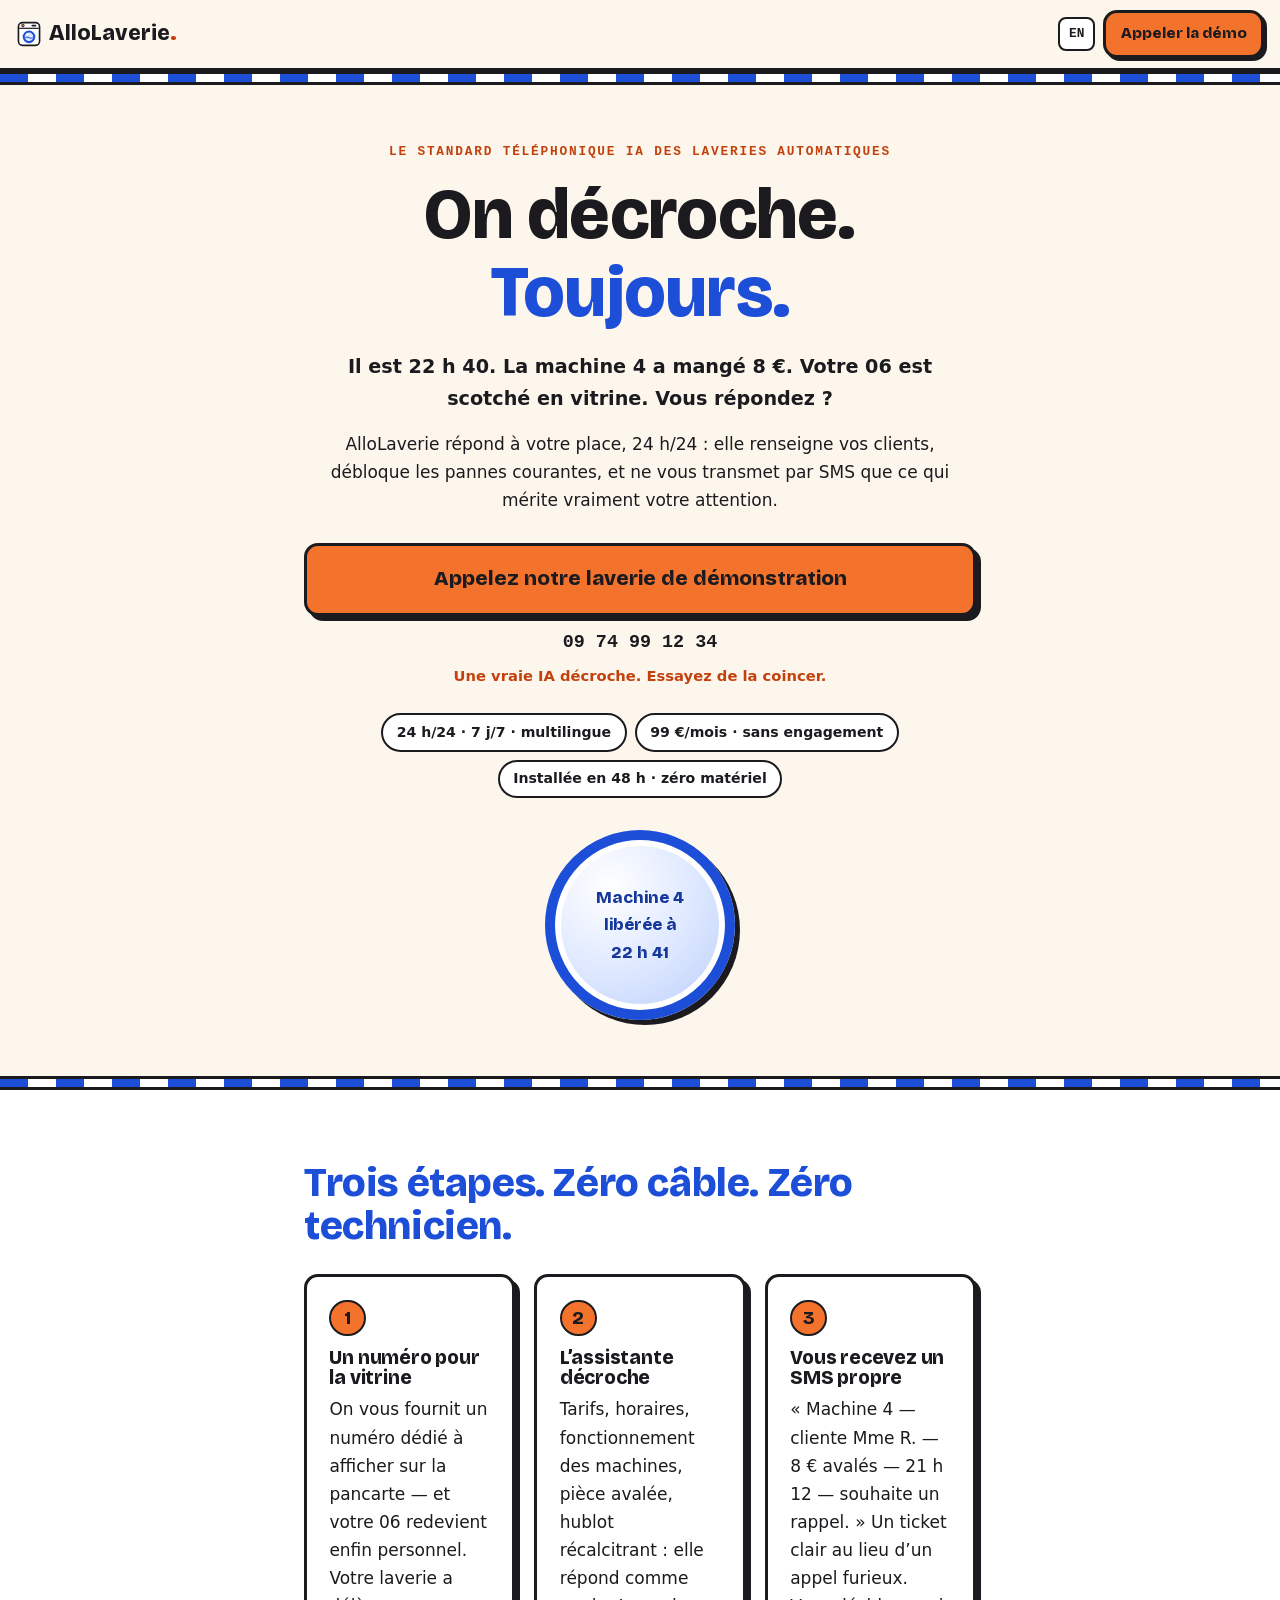
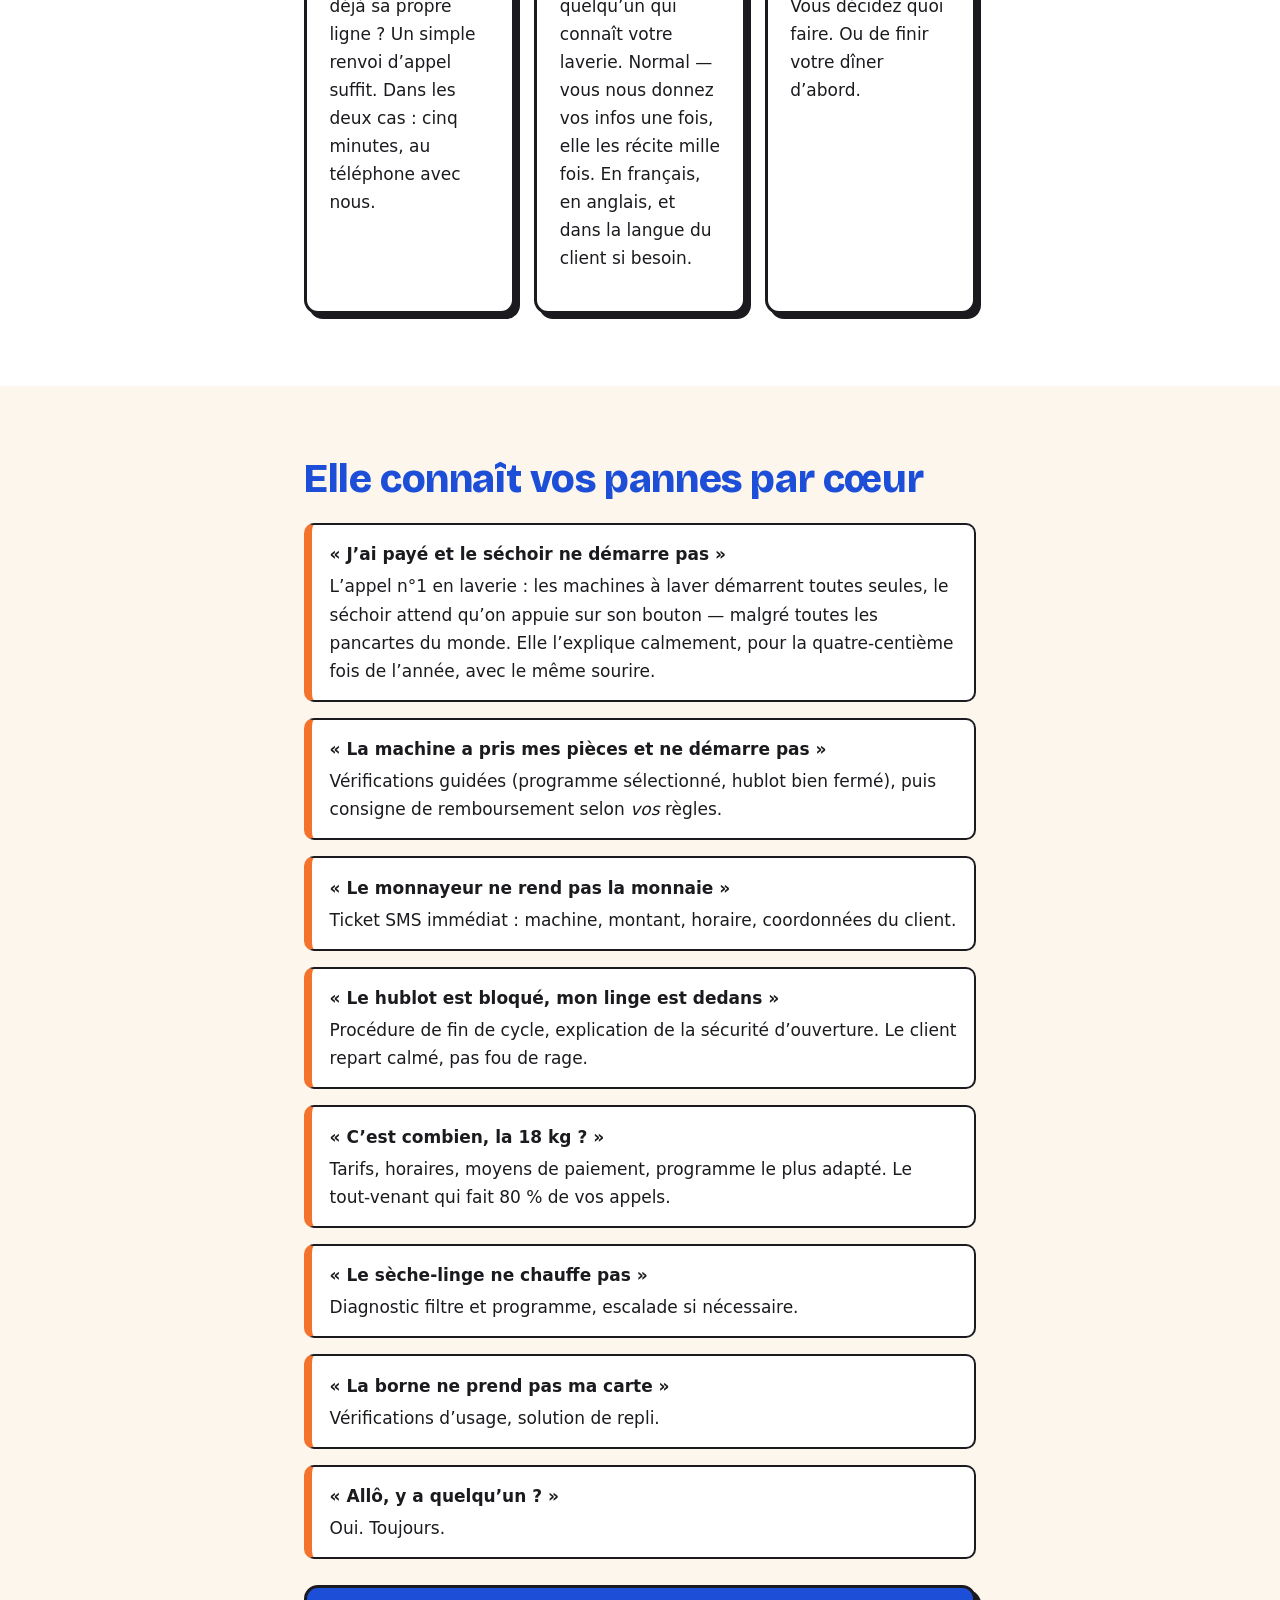
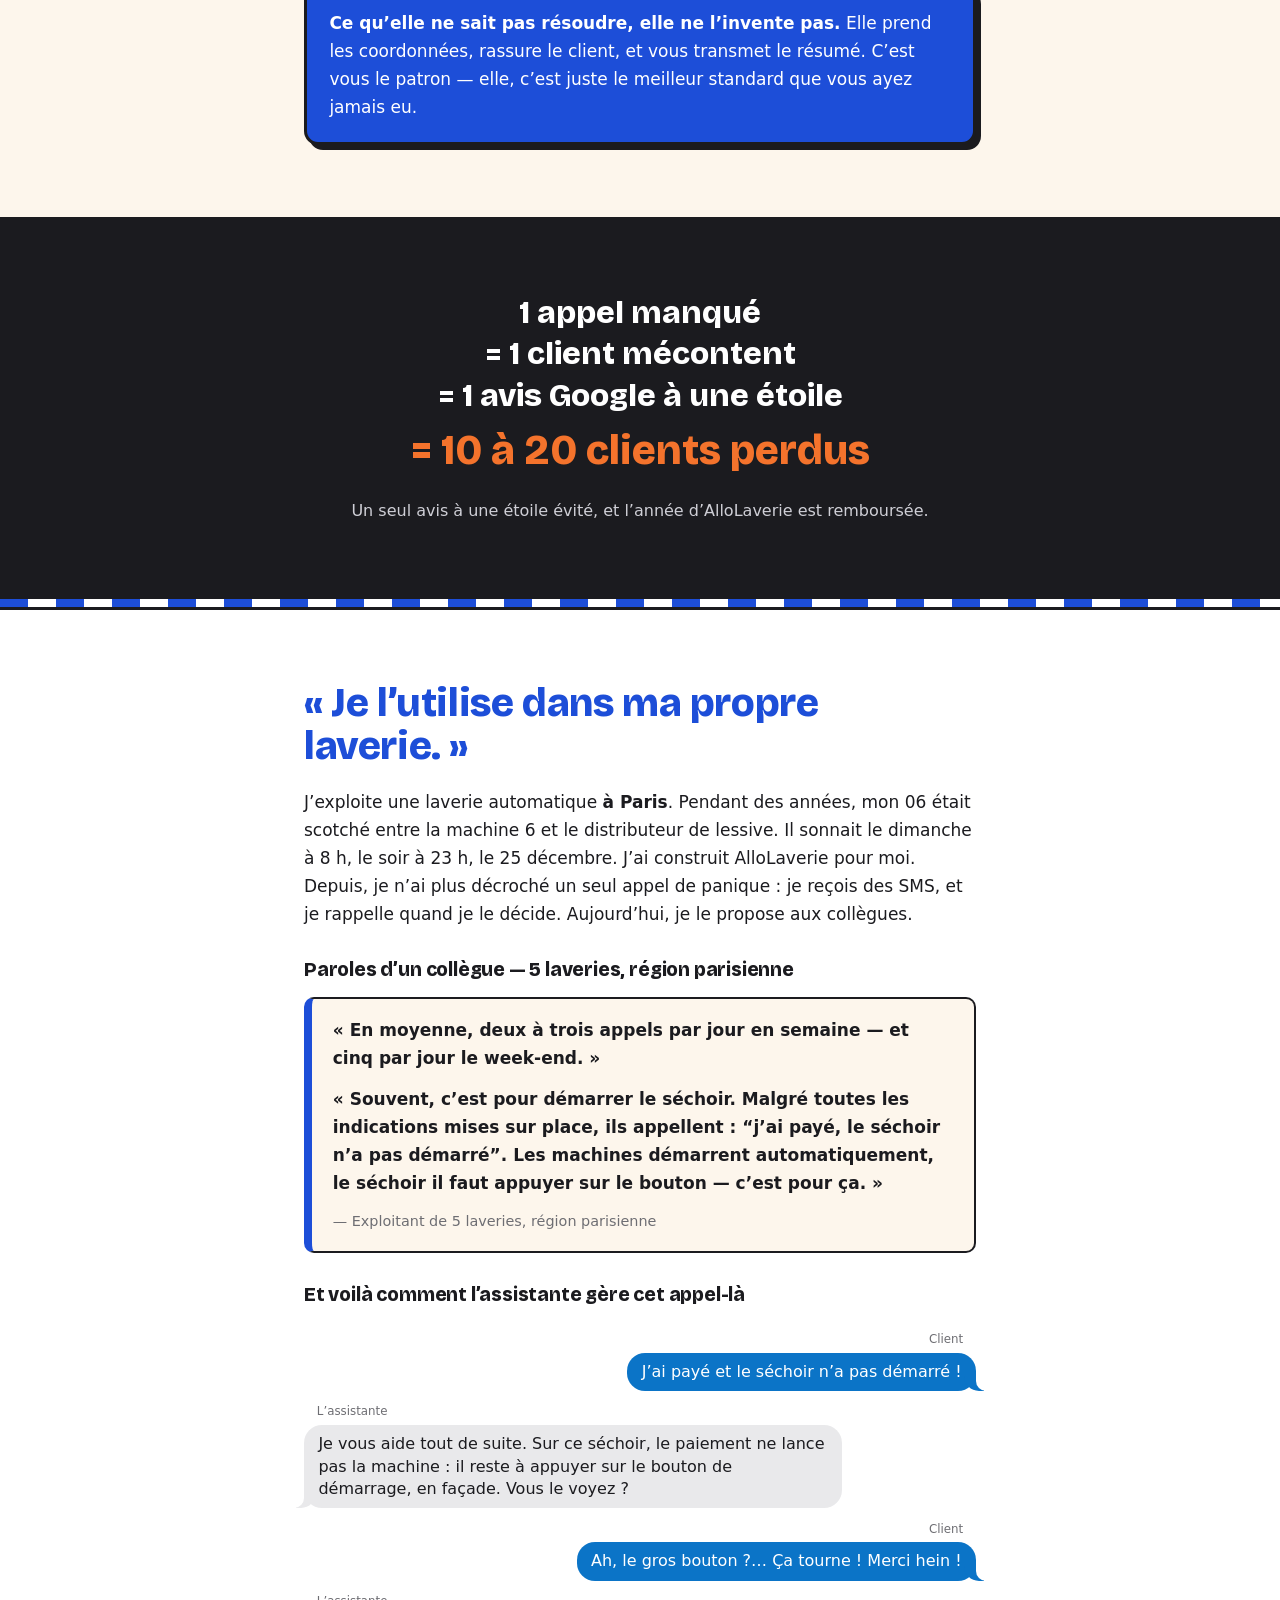
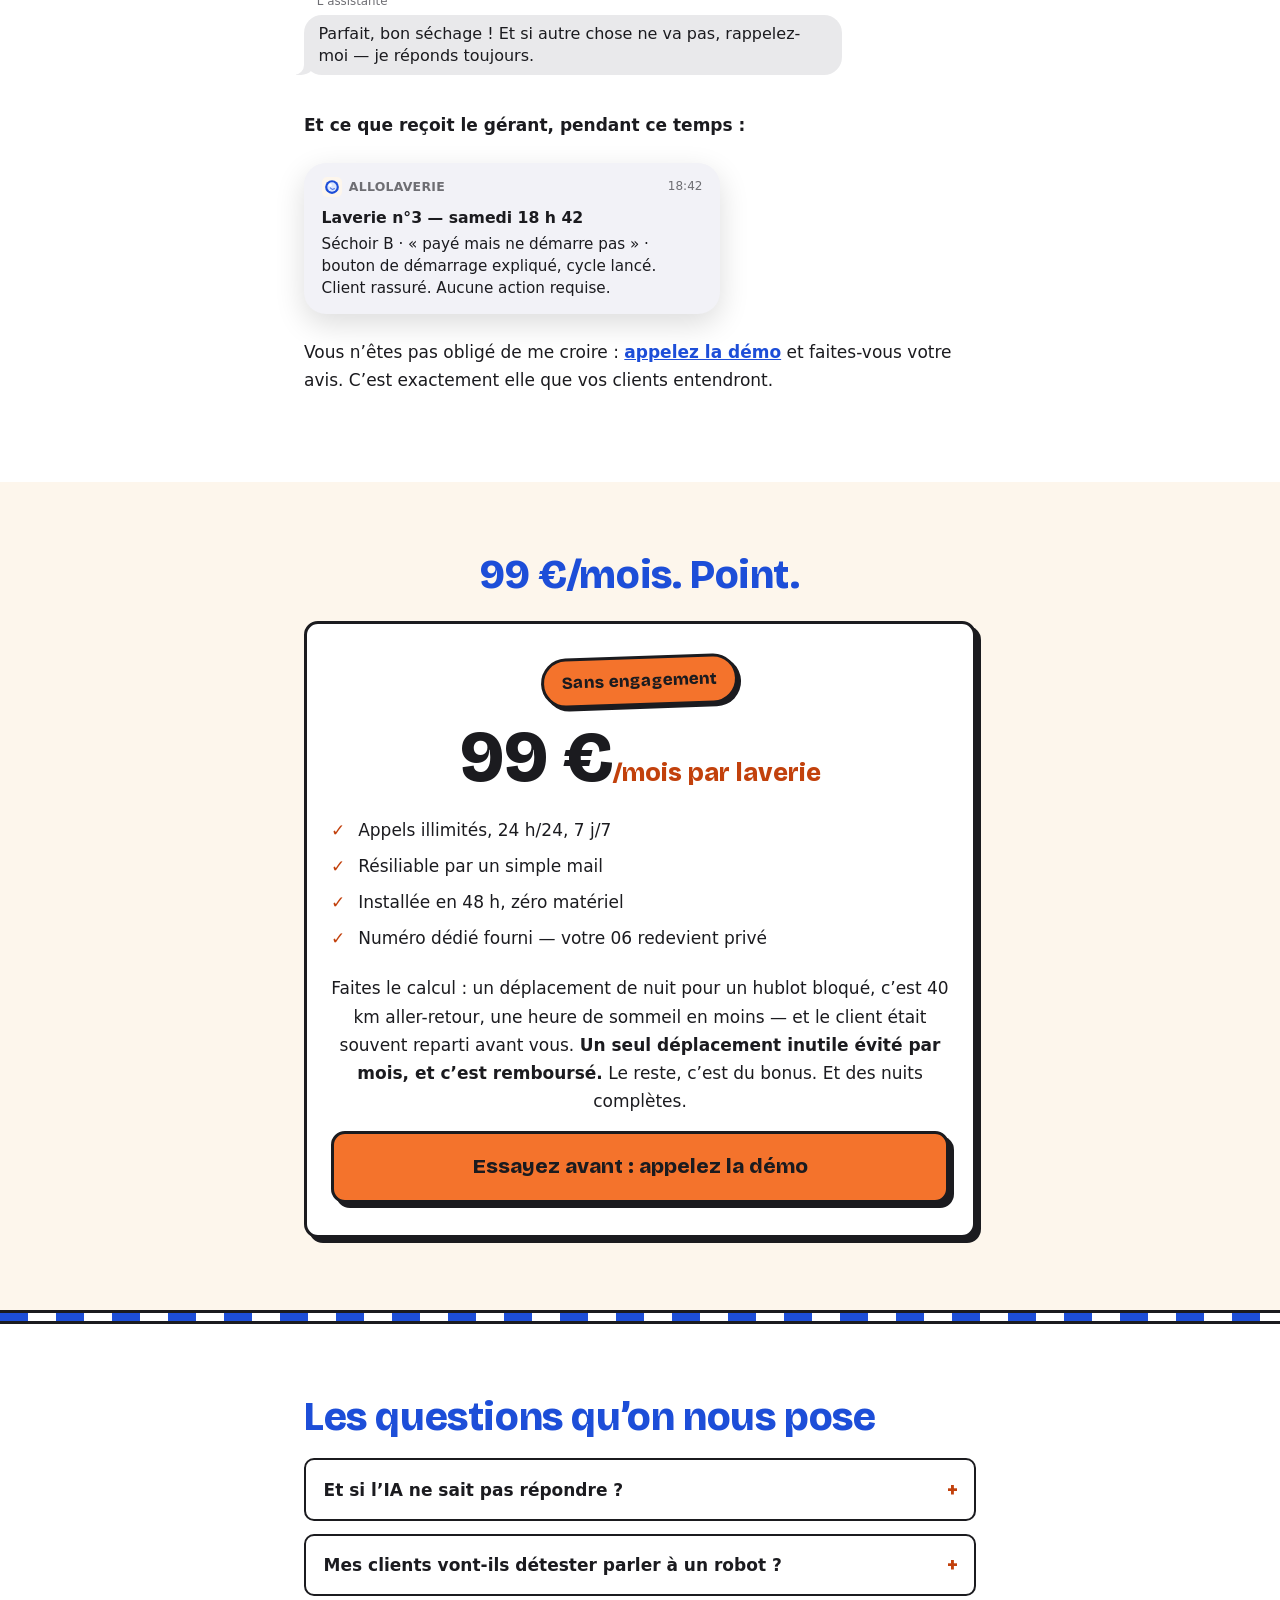
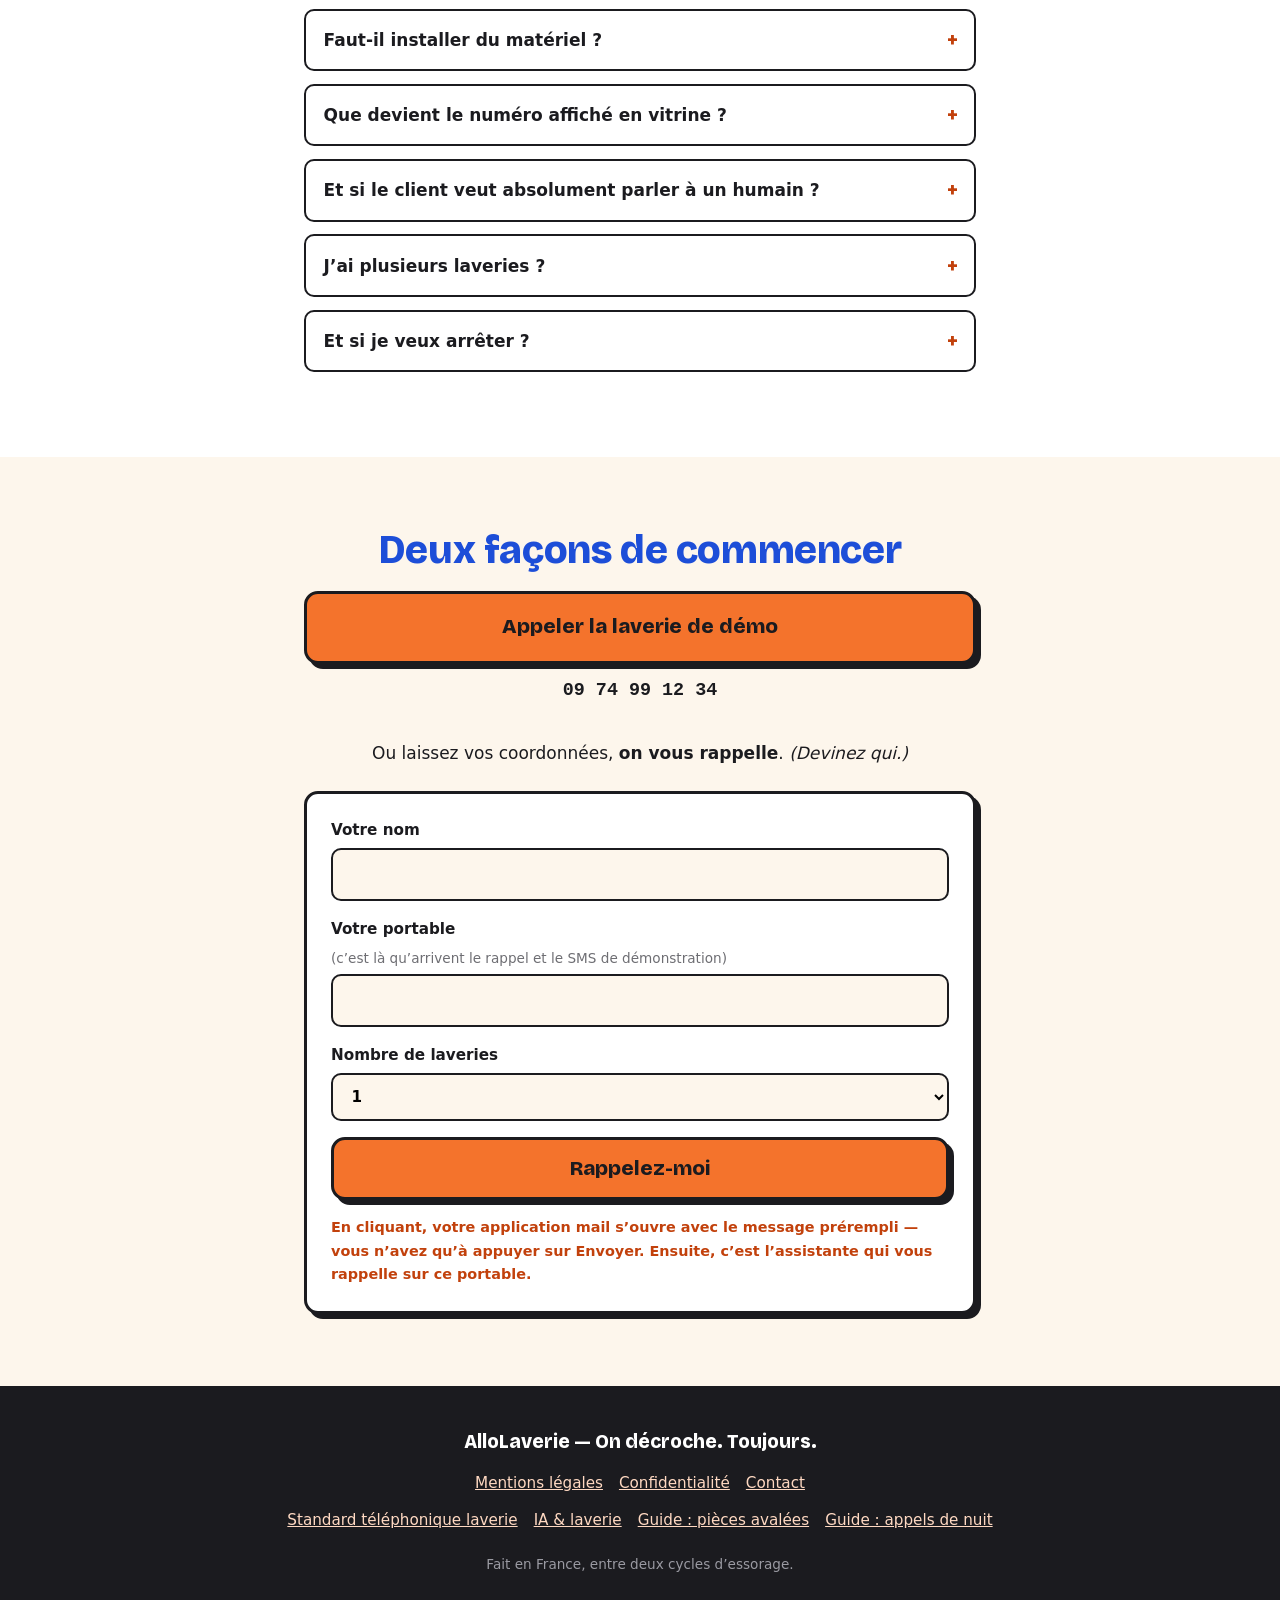
<file: index.html>
<!DOCTYPE html>
<html lang="fr">
<head>
  <meta charset="utf-8">
  <meta name="viewport" content="width=device-width, initial-scale=1">
  <title>AlloLaverie — Standard téléphonique IA pour laveries automatiques. On décroche. Toujours.</title>
  <meta name="description" content="AlloLaverie est un standard téléphonique IA pour laveries automatiques en France : réponse 24 h/24, diagnostic des pannes courantes, résumé par SMS au gérant. 99 €/mois sans engagement, installé en 48 h sans matériel.">
  <link rel="canonical" href="https://allolaverie.fr/">
  <link rel="alternate" hreflang="fr" href="https://allolaverie.fr/">
  <link rel="alternate" hreflang="en" href="https://allolaverie.fr/en/">
  <link rel="alternate" hreflang="x-default" href="https://allolaverie.fr/">
  <link rel="icon" href="/assets/img/favicon.svg" type="image/svg+xml">
  <link rel="preload" href="/assets/fonts/bricolage-800-latin.woff2" as="font" type="font/woff2" crossorigin>
  <link rel="stylesheet" href="/assets/style.css">
  <meta name="theme-color" content="#fdf6ec">

  <!-- Open Graph / Facebook — canal d’acquisition principal -->
  <meta property="og:type" content="website">
  <meta property="og:url" content="https://allolaverie.fr/">
  <meta property="og:title" content="AlloLaverie — On décroche. Toujours.">
  <meta property="og:description" content="Le standard téléphonique IA des laveries automatiques. Vos clients sont renseignés 24 h/24, vous recevez un SMS propre au lieu d’un appel furieux. 99 €/mois, sans engagement, zéro matériel.">
  <meta property="og:image" content="https://allolaverie.fr/assets/img/og-image.png">
  <meta property="og:locale" content="fr_FR">
  <meta name="twitter:card" content="summary_large_image">

  <script type="application/ld+json">
  {
    "@context": "https://schema.org",
    "@graph": [
      {
        "@type": "Organization",
        "@id": "https://allolaverie.fr/#org",
        "name": "AlloLaverie",
        "url": "https://allolaverie.fr/",
        "logo": "https://allolaverie.fr/assets/img/favicon.svg",
        "slogan": "On décroche. Toujours.",
        "description": "AlloLaverie est un standard téléphonique IA pour laveries automatiques en France : réponse 24 h/24, diagnostic des pannes courantes, résumé par SMS au gérant, 99 €/mois sans engagement.",
        "email": "aravinthan.krishnakumar@gmail.com",
        "areaServed": "FR"
      },
      {
        "@type": "SoftwareApplication",
        "name": "AlloLaverie",
        "applicationCategory": "BusinessApplication",
        "operatingSystem": "Téléphone — aucun matériel ni logiciel à installer",
        "description": "Standard téléphonique IA pour laveries automatiques : l’assistante vocale répond 24 h/24 et 7 j/7, renseigne les clients (tarifs, fonctionnement des machines), diagnostique les incidents courants (pièces avalées, monnaie non rendue, hublot bloqué) et transmet au gérant un résumé par SMS.",
        "offers": {
          "@type": "Offer",
          "price": "99",
          "priceCurrency": "EUR",
          "description": "99 € par mois et par laverie, sans engagement, installation en 48 h : numéro dédié fourni pour la vitrine, ou renvoi d’appel de la ligne existante."
        },
        "provider": { "@id": "https://allolaverie.fr/#org" },
        "inLanguage": "fr"
      },
      {
        "@type": "FAQPage",
        "mainEntity": [
          {
            "@type": "Question",
            "name": "Et si l’IA ne sait pas répondre ?",
            "acceptedAnswer": { "@type": "Answer", "text": "Elle ne bluffe jamais. Quand elle atteint sa limite, elle prend le nom, le numéro et le problème, annonce un rappel, et envoie le résumé par SMS au gérant. Le client est écouté, le gérant est prévenu." }
          },
          {
            "@type": "Question",
            "name": "Mes clients vont-ils détester parler à un robot ?",
            "acceptedAnswer": { "@type": "Answer", "text": "Ce que les clients détestent, c’est tomber sur un répondeur — ou sur rien. L’assistante décroche à la première sonnerie, parle naturellement et règle la majorité des cas sur-le-champ. Une démo appelable permet de juger sur pièce." }
          },
          {
            "@type": "Question",
            "name": "Faut-il installer du matériel ?",
            "acceptedAnswer": { "@type": "Answer", "text": "Non. Pas de boîtier, pas de carte SIM, pas de technicien. Un numéro dédié à afficher en vitrine, ou un renvoi d’appel si la laverie possède sa propre ligne — activé en cinq minutes." }
          },
          {
            "@type": "Question",
            "name": "Que devient le numéro affiché en vitrine ?",
            "acceptedAnswer": { "@type": "Answer", "text": "Si le numéro affiché est le 06 personnel du gérant (le cas le plus courant), AlloLaverie fournit un numéro dédié à afficher à la place et le portable redevient privé. Si la laverie possède sa propre ligne, un renvoi d’appel vers AlloLaverie suffit, sans rien changer en vitrine." }
          },
          {
            "@type": "Question",
            "name": "Et si le client veut absolument parler à un humain ?",
            "acceptedAnswer": { "@type": "Answer", "text": "L’assistante ne le retient pas : elle prend son nom, son numéro et le problème, et transmet tout au gérant par SMS, qui rappelle quand il le décide. La plupart des clients, une fois dépannés, ne demandent plus personne." }
          },
          {
            "@type": "Question",
            "name": "J’ai plusieurs laveries ?",
            "acceptedAnswer": { "@type": "Answer", "text": "Chaque site a sa configuration (tarifs, machines, horaires) et chaque SMS indique quelle laverie appelle. Comptez 99 € par mois et par laverie ; au-delà de trois, contactez-nous." }
          },
          {
            "@type": "Question",
            "name": "Et si je veux arrêter ?",
            "acceptedAnswer": { "@type": "Answer", "text": "Sans engagement : un mail, le renvoi d’appel est coupé, tout redevient comme avant. Sans frais ni préavis." }
          }
        ]
      }
    ]
  }
  </script>
</head>
<body>
  <a class="skip-link" href="#contenu-principal">Aller au contenu</a>

  <header class="site">
    <a class="logo" href="/"><img src="/assets/img/picto-laverie.svg" alt="" width="26" height="26">AlloLaverie<span class="point">.</span></a>
    <div class="header-droite">
      <a class="btn-lang" href="/en/" hreflang="en" lang="en">EN</a>
      <a class="btn btn-appel-mini" href="tel:+33974991234">Appeler la démo</a>
    </div>
  </header>
  <div class="rayures" role="presentation"></div>

  <main id="contenu-principal">

    <!-- ================= HERO ================= -->
    <section class="hero centre">
      <div class="contenu">
        <p class="surtitre">Le standard téléphonique IA des laveries automatiques</p>
        <h1>On décroche.<br><span class="accent">Toujours.</span></h1>
        <p class="douleur">Il est 22 h 40. La machine 4 a mangé 8 €. Votre 06 est scotché en vitrine. Vous répondez&nbsp;?</p>
        <p class="pitch">AlloLaverie répond à votre place, 24&nbsp;h/24&nbsp;: elle renseigne vos clients, débloque les pannes courantes, et ne vous transmet par SMS que ce qui mérite vraiment votre attention.</p>

        <a class="btn btn-appel" href="tel:+33974991234">Appelez notre laverie de démonstration</a>
        <p class="numero-demo">09 74 99 12 34</p>
        <p class="numero-note">Une vraie IA décroche. Essayez de la coincer.</p>

        <ul class="badges">
          <li>24 h/24 · 7 j/7 · multilingue</li>
          <li>99 €/mois · sans engagement</li>
          <li>Installée en 48 h · zéro matériel</li>
        </ul>

        <div class="hublot" aria-hidden="true">
          <span>Machine 4<br>libérée à<br>22 h 41</span>
        </div>
      </div>
    </section>

    <div class="rayures" role="presentation"></div>

    <!-- ================= COMMENT ÇA MARCHE ================= -->
    <section class="fond-blanc" id="comment-ca-marche">
      <div class="contenu">
        <h2>Trois étapes. Zéro câble. Zéro technicien.</h2>
        <div class="etapes">
          <article class="etape">
            <span class="num" aria-hidden="true">1</span>
            <h3>Un numéro pour la vitrine</h3>
            <p>On vous fournit un numéro dédié à afficher sur la pancarte — et votre 06 redevient enfin personnel. Votre laverie a déjà sa propre ligne&nbsp;? Un simple renvoi d’appel suffit. Dans les deux cas&nbsp;: cinq minutes, au téléphone avec nous.</p>
          </article>
          <article class="etape">
            <span class="num" aria-hidden="true">2</span>
            <h3>L’assistante décroche</h3>
            <p>Tarifs, horaires, fonctionnement des machines, pièce avalée, hublot récalcitrant&nbsp;: elle répond comme quelqu’un qui connaît votre laverie. Normal — vous nous donnez vos infos une fois, elle les récite mille fois. En français, en anglais, et dans la langue du client si besoin.</p>
          </article>
          <article class="etape">
            <span class="num" aria-hidden="true">3</span>
            <h3>Vous recevez un SMS propre</h3>
            <p>«&nbsp;Machine 4 — cliente Mme R. — 8 € avalés — 21 h 12 — souhaite un rappel.&nbsp;» Un ticket clair au lieu d’un appel furieux. Vous décidez quoi faire. Ou de finir votre dîner d’abord.</p>
          </article>
        </div>
      </div>
    </section>

    <!-- ================= INCIDENTS ================= -->
    <section id="incidents">
      <div class="contenu">
        <h2>Elle connaît vos pannes par cœur</h2>
        <ul class="incidents">
          <li>
            <span class="citation">«&nbsp;J’ai payé et le séchoir ne démarre pas&nbsp;»</span>
            L’appel n°1 en laverie&nbsp;: les machines à laver démarrent toutes seules, le séchoir attend qu’on appuie sur son bouton — malgré toutes les pancartes du monde. Elle l’explique calmement, pour la quatre-centième fois de l’année, avec le même sourire.
          </li>
          <li>
            <span class="citation">«&nbsp;La machine a pris mes pièces et ne démarre pas&nbsp;»</span>
            Vérifications guidées (programme sélectionné, hublot bien fermé), puis consigne de remboursement selon <em>vos</em> règles.
          </li>
          <li>
            <span class="citation">«&nbsp;Le monnayeur ne rend pas la monnaie&nbsp;»</span>
            Ticket SMS immédiat&nbsp;: machine, montant, horaire, coordonnées du client.
          </li>
          <li>
            <span class="citation">«&nbsp;Le hublot est bloqué, mon linge est dedans&nbsp;»</span>
            Procédure de fin de cycle, explication de la sécurité d’ouverture. Le client repart calmé, pas fou de rage.
          </li>
          <li>
            <span class="citation">«&nbsp;C’est combien, la 18 kg&nbsp;?&nbsp;»</span>
            Tarifs, horaires, moyens de paiement, programme le plus adapté. Le tout-venant qui fait 80&nbsp;% de vos appels.
          </li>
          <li>
            <span class="citation">«&nbsp;Le sèche-linge ne chauffe pas&nbsp;»</span>
            Diagnostic filtre et programme, escalade si nécessaire.
          </li>
          <li>
            <span class="citation">«&nbsp;La borne ne prend pas ma carte&nbsp;»</span>
            Vérifications d’usage, solution de repli.
          </li>
          <li>
            <span class="citation">«&nbsp;Allô, y a quelqu’un&nbsp;?&nbsp;»</span>
            Oui. Toujours.
          </li>
        </ul>
        <div class="encadre">
          <p><strong>Ce qu’elle ne sait pas résoudre, elle ne l’invente pas.</strong> Elle prend les coordonnées, rassure le client, et vous transmet le résumé. C’est vous le patron — elle, c’est juste le meilleur standard que vous ayez jamais eu.</p>
        </div>
      </div>
    </section>

    <!-- ================= L'ARITHMÉTIQUE ================= -->
    <section class="arithmetique" aria-label="Le coût réel d'un appel manqué">
      <div class="contenu centre">
        <p class="ligne">1 appel manqué</p>
        <p class="ligne">= 1 client mécontent</p>
        <p class="ligne">= 1 avis Google à une étoile</p>
        <p class="ligne finale">= 10 à 20 clients perdus</p>
        <p class="morale">Un seul avis à une étoile évité, et l’année d’AlloLaverie est remboursée.</p>
      </div>
    </section>

    <div class="rayures" role="presentation"></div>

    <!-- ================= PREUVE ================= -->
    <section class="fond-blanc" id="preuve">
      <div class="contenu">
        <h2>«&nbsp;Je l’utilise dans ma propre laverie.&nbsp;»</h2>

        <p>J’exploite une laverie automatique <strong>à Paris</strong>. Pendant des années, mon 06 était scotché entre la machine 6 et le distributeur de lessive. Il sonnait le dimanche à 8 h, le soir à 23 h, le 25 décembre. J’ai construit AlloLaverie pour moi. Depuis, je n’ai plus décroché un seul appel de panique&nbsp;: je reçois des SMS, et je rappelle quand je le décide. Aujourd’hui, je le propose aux collègues.</p>

        <h3 style="margin-top:2rem;">Paroles d’un collègue — 5 laveries, région parisienne</h3>
        <blockquote class="temoignage">
          <p>«&nbsp;En moyenne, deux à trois appels par jour en semaine — et cinq par jour le week-end.&nbsp;»</p>
          <p>«&nbsp;Souvent, c’est pour démarrer le séchoir. Malgré toutes les indications mises sur place, ils appellent&nbsp;: “j’ai payé, le séchoir n’a pas démarré”. Les machines démarrent automatiquement, le séchoir il faut appuyer sur le bouton — c’est pour ça.&nbsp;»</p>
          <footer>— Exploitant de 5 laveries, région parisienne</footer>
        </blockquote>

        <h3 style="margin-top:2rem;">Et voilà comment l’assistante gère cet appel-là</h3>
        <div class="transcript">
          <div class="msg client">
            <span class="qui">Client</span>
            <p class="bulle">J’ai payé et le séchoir n’a pas démarré&nbsp;!</p>
          </div>
          <div class="msg ia">
            <span class="qui">L’assistante</span>
            <p class="bulle">Je vous aide tout de suite. Sur ce séchoir, le paiement ne lance pas la machine&nbsp;: il reste à appuyer sur le bouton de démarrage, en façade. Vous le voyez&nbsp;?</p>
          </div>
          <div class="msg client">
            <span class="qui">Client</span>
            <p class="bulle">Ah, le gros bouton&nbsp;?… Ça tourne&nbsp;! Merci hein&nbsp;!</p>
          </div>
          <div class="msg ia">
            <span class="qui">L’assistante</span>
            <p class="bulle">Parfait, bon séchage&nbsp;! Et si autre chose ne va pas, rappelez-moi — je réponds toujours.</p>
          </div>
        </div>

        <p><strong>Et ce que reçoit le gérant, pendant ce temps&nbsp;:</strong></p>
        <div class="notif-ios">
          <div class="notif-entete">
            <img class="notif-icone" src="/assets/img/favicon.svg" alt="" width="20" height="20">
            <span class="notif-app">AlloLaverie</span>
            <span class="notif-heure">18:42</span>
          </div>
          <p class="notif-titre">Laverie n°3 — samedi 18 h 42</p>
          <p class="notif-corps">Séchoir B · «&nbsp;payé mais ne démarre pas&nbsp;» · bouton de démarrage expliqué, cycle lancé. Client rassuré. Aucune action requise.</p>
        </div>

        <p>Vous n’êtes pas obligé de me croire&nbsp;: <a href="tel:+33974991234"><strong>appelez la démo</strong></a> et faites-vous votre avis. C’est exactement elle que vos clients entendront.</p>
      </div>
    </section>

    <!-- ================= TARIF ================= -->
    <section id="tarif">
      <div class="contenu centre">
        <h2>99 €/mois. Point.</h2>
        <div class="carte-tarif">
          <p class="pastille">Sans engagement</p>
          <p class="prix">99 €<small>/mois par laverie</small></p>
          <ul class="inclus">
            <li>Appels illimités, 24 h/24, 7 j/7</li>
            <li>Résiliable par un simple mail</li>
            <li>Installée en 48 h, zéro matériel</li>
            <li>Numéro dédié fourni — votre 06 redevient privé</li>
          </ul>
          <p>Faites le calcul&nbsp;: un déplacement de nuit pour un hublot bloqué, c’est 40 km aller-retour, une heure de sommeil en moins — et le client était souvent reparti avant vous. <strong>Un seul déplacement inutile évité par mois, et c’est remboursé.</strong> Le reste, c’est du bonus. Et des nuits complètes.</p>
          <a class="btn btn-appel" href="tel:+33974991234">Essayez avant&nbsp;: appelez la démo</a>
        </div>
      </div>
    </section>

    <div class="rayures" role="presentation"></div>

    <!-- ================= FAQ ================= -->
    <section class="fond-blanc faq" id="faq">
      <div class="contenu">
        <h2>Les questions qu’on nous pose</h2>

        <details>
          <summary>Et si l’IA ne sait pas répondre&nbsp;?</summary>
          <p>Elle ne bluffe jamais. Quand elle atteint sa limite, elle prend le nom, le numéro et le problème, annonce un rappel, et vous envoie le résumé par SMS. Le client est écouté, vous êtes prévenu, personne ne s’énerve dans le vide.</p>
        </details>

        <details>
          <summary>Mes clients vont-ils détester parler à un robot&nbsp;?</summary>
          <p>Ce que vos clients détestent, c’est tomber sur un répondeur. Ou sur rien. L’assistante décroche à la première sonnerie, parle naturellement, et règle la majorité des cas sur-le-champ. Ne nous croyez pas sur parole&nbsp;: la démo est à un appel d’ici.</p>
        </details>

        <details>
          <summary>Faut-il installer du matériel&nbsp;?</summary>
          <p>Non. Rien. Pas de boîtier, pas de carte SIM, pas de technicien qui «&nbsp;passera entre 8 h et 18 h&nbsp;». Un numéro dédié à afficher — ou un renvoi d’appel si vous avez déjà une ligne — activé en cinq minutes, et on le fait avec vous.</p>
        </details>

        <details>
          <summary>Que devient le numéro affiché en vitrine&nbsp;?</summary>
          <p>Si c’est votre 06 perso — le cas de la plupart des collègues — on vous fournit un numéro dédié à afficher à la place, et votre portable redevient enfin privé. Si la laverie a sa propre ligne, vous la renvoyez vers nous et rien ne change. Dans les deux cas, le plus dur de l’installation, c’est de changer la pancarte.</p>
        </details>

        <details>
          <summary>Et si le client veut absolument parler à un humain&nbsp;?</summary>
          <p>Elle ne le retient pas de force&nbsp;: elle prend son nom, son numéro et le problème, et vous transmet tout par SMS. Vous rappelez qui vous voulez, quand vous voulez. La plupart des clients, une fois dépannés, ne demandent plus personne.</p>
        </details>

        <details>
          <summary>J’ai plusieurs laveries&nbsp;?</summary>
          <p>Chaque site a sa configuration — ses tarifs, ses machines, ses horaires — et chaque SMS vous dit quelle laverie appelle. Comptez 99 €/mois par laverie&nbsp;; au-delà de trois, appelez-nous, on discute.</p>
        </details>

        <details>
          <summary>Et si je veux arrêter&nbsp;?</summary>
          <p>Un mail, le renvoi d’appel est coupé, tout redevient comme avant. Sans frais, sans préavis, sans coup de fil de rétention avec musique d’attente.</p>
        </details>
      </div>
    </section>

    <!-- ================= CTA FINAL ================= -->
    <section id="contact">
      <div class="contenu centre">
        <h2>Deux façons de commencer</h2>

        <a class="btn btn-appel" href="tel:+33974991234">Appeler la laverie de démo</a>
        <p class="numero-demo">09 74 99 12 34</p>

        <p style="margin-top:2rem;">Ou laissez vos coordonnées, <strong>on vous rappelle</strong>. <em>(Devinez qui.)</em></p>

        <form class="rappel" action="mailto:aravinthan.krishnakumar@gmail.com" method="POST" enctype="text/plain"
              data-subject="AlloLaverie — demande de test"
              data-labels="Nom|Portable|Nombre de laveries"
              data-confirm="Votre application mail vient de s’ouvrir avec le message prérempli — appuyez sur Envoyer, et c’est fait.">
          <label>Votre nom
            <input type="text" name="nom" required autocomplete="name">
          </label>
          <label>Votre portable <span class="aide">(c’est là qu’arrivent le rappel et le SMS de démonstration)</span>
            <input type="tel" name="portable" required autocomplete="tel" inputmode="tel">
          </label>
          <label>Nombre de laveries
            <select name="laveries" required>
              <option value="1">1</option>
              <option value="2-5">2 à 5</option>
              <option value="5+">Plus de 5</option>
            </select>
          </label>
          <button class="btn btn-appel" type="submit">Rappelez-moi</button>
          <p class="note-form">En cliquant, votre application mail s’ouvre avec le message prérempli — vous n’avez qu’à appuyer sur Envoyer. Ensuite, c’est l’assistante qui vous rappelle sur ce portable.</p>
        </form>
      </div>
    </section>
  </main>

  <!-- Barre d’appel collante (mobile) -->
  <div class="barre-appel">
    <a class="btn btn-appel" href="tel:+33974991234">☎&nbsp;&nbsp;Appeler la démo — 09 74 99 12 34</a>
  </div>

  <footer class="site">
    <p class="signature">AlloLaverie — On décroche. Toujours.</p>
    <nav>
      <a href="/mentions-legales/">Mentions légales</a>
      <a href="/confidentialite/">Confidentialité</a>
      <a href="mailto:aravinthan.krishnakumar@gmail.com">Contact</a>
    </nav>
    <nav aria-label="Guides">
      <a href="/standard-telephonique-laverie/">Standard téléphonique laverie</a>
      <a href="/ia-laverie-automatique/">IA &amp; laverie</a>
      <a href="/guide/machine-avale-pieces/">Guide&nbsp;: pièces avalées</a>
      <a href="/guide/gerer-appels-laverie-nuit-weekend/">Guide&nbsp;: appels de nuit</a>
    </nav>
    <p class="clin-oeil">Fait en France, entre deux cycles d’essorage.</p>
  </footer>

  <script src="/assets/main.js" defer></script>
</body>
</html>
</file>
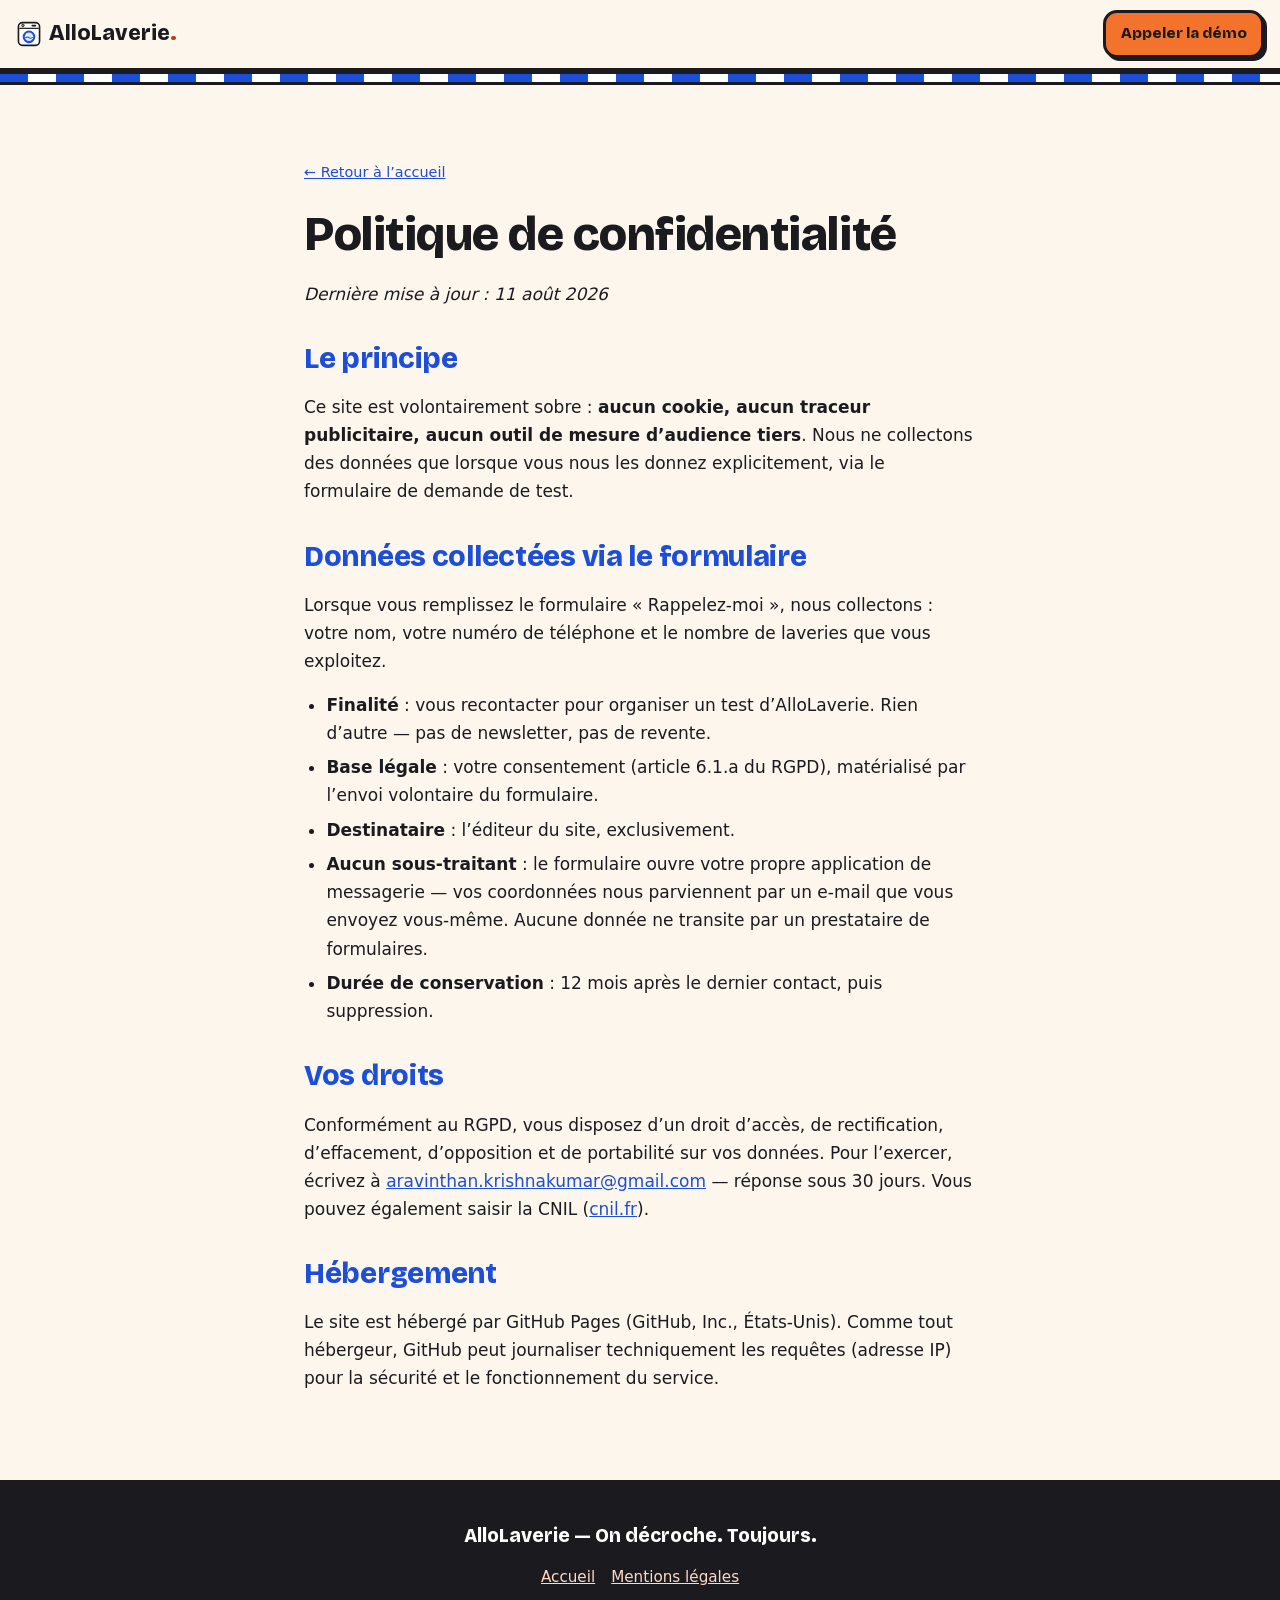
<file: confidentialite/index.html>
<!DOCTYPE html>
<html lang="fr">
<head>
  <meta charset="utf-8">
  <meta name="viewport" content="width=device-width, initial-scale=1">
  <title>Politique de confidentialité — AlloLaverie</title>
  <meta name="description" content="Politique de confidentialité du site allolaverie.fr : données collectées, finalités, durées de conservation, vos droits RGPD.">
  <link rel="canonical" href="https://allolaverie.fr/confidentialite/">
  <link rel="icon" href="/assets/img/favicon.svg" type="image/svg+xml">
  <link rel="stylesheet" href="/assets/style.css">
  <meta name="theme-color" content="#fdf6ec">
</head>
<body>
  <header class="site">
    <a class="logo" href="/"><img src="/assets/img/picto-laverie.svg" alt="" width="26" height="26">AlloLaverie<span class="point">.</span></a>
    <a class="btn btn-appel-mini" href="tel:+33974991234">Appeler la démo</a>
  </header>
  <div class="rayures" role="presentation"></div>

  <main class="section article">
    <div class="contenu">
      <a class="retour" href="/">← Retour à l’accueil</a>
      <h1>Politique de confidentialité</h1>
      <p><em>Dernière mise à jour&nbsp;: 11 août 2026</em></p>

      <h2>Le principe</h2>
      <p>Ce site est volontairement sobre&nbsp;: <strong>aucun cookie, aucun traceur publicitaire, aucun outil de mesure d’audience tiers</strong>. Nous ne collectons des données que lorsque vous nous les donnez explicitement, via le formulaire de demande de test.</p>

      <h2>Données collectées via le formulaire</h2>
      <p>Lorsque vous remplissez le formulaire «&nbsp;Rappelez-moi&nbsp;», nous collectons&nbsp;: votre nom, votre numéro de téléphone et le nombre de laveries que vous exploitez.</p>
      <ul>
        <li><strong>Finalité</strong>&nbsp;: vous recontacter pour organiser un test d’AlloLaverie. Rien d’autre — pas de newsletter, pas de revente.</li>
        <li><strong>Base légale</strong>&nbsp;: votre consentement (article 6.1.a du RGPD), matérialisé par l’envoi volontaire du formulaire.</li>
        <li><strong>Destinataire</strong>&nbsp;: l’éditeur du site, exclusivement.</li>
        <li><strong>Aucun sous-traitant</strong>&nbsp;: le formulaire ouvre votre propre application de messagerie — vos coordonnées nous parviennent par un e-mail que vous envoyez vous-même. Aucune donnée ne transite par un prestataire de formulaires.</li>
        <li><strong>Durée de conservation</strong>&nbsp;: 12 mois après le dernier contact, puis suppression.</li>
      </ul>

      <h2>Vos droits</h2>
      <p>Conformément au RGPD, vous disposez d’un droit d’accès, de rectification, d’effacement, d’opposition et de portabilité sur vos données. Pour l’exercer, écrivez à <a href="mailto:aravinthan.krishnakumar@gmail.com">aravinthan.krishnakumar@gmail.com</a> — réponse sous 30 jours. Vous pouvez également saisir la CNIL (<a href="https://www.cnil.fr" rel="noopener">cnil.fr</a>).</p>

      <h2>Hébergement</h2>
      <p>Le site est hébergé par GitHub Pages (GitHub, Inc., États-Unis). Comme tout hébergeur, GitHub peut journaliser techniquement les requêtes (adresse IP) pour la sécurité et le fonctionnement du service.</p>
    </div>
  </main>

  <footer class="site">
    <p class="signature">AlloLaverie — On décroche. Toujours.</p>
    <nav>
      <a href="/">Accueil</a>
      <a href="/mentions-legales/">Mentions légales</a>
    </nav>
  </footer>
</body>
</html>
</file>
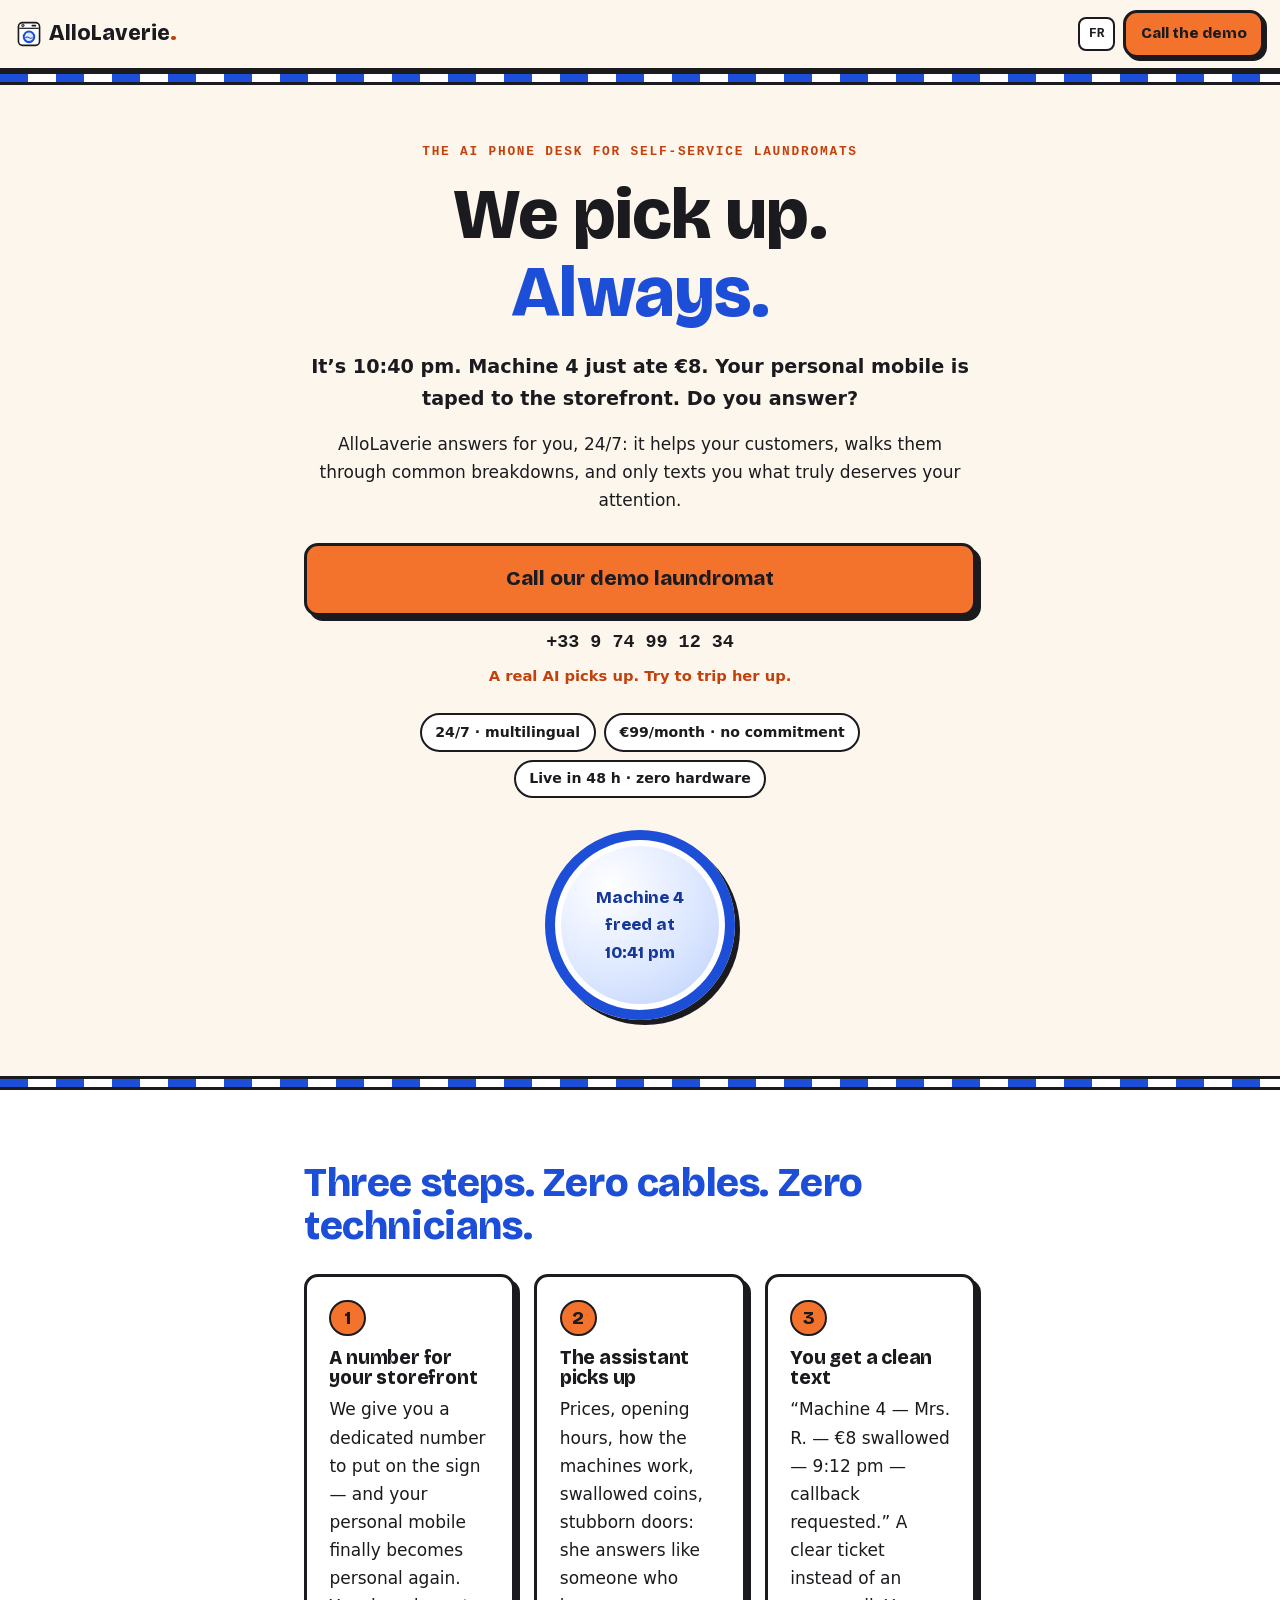
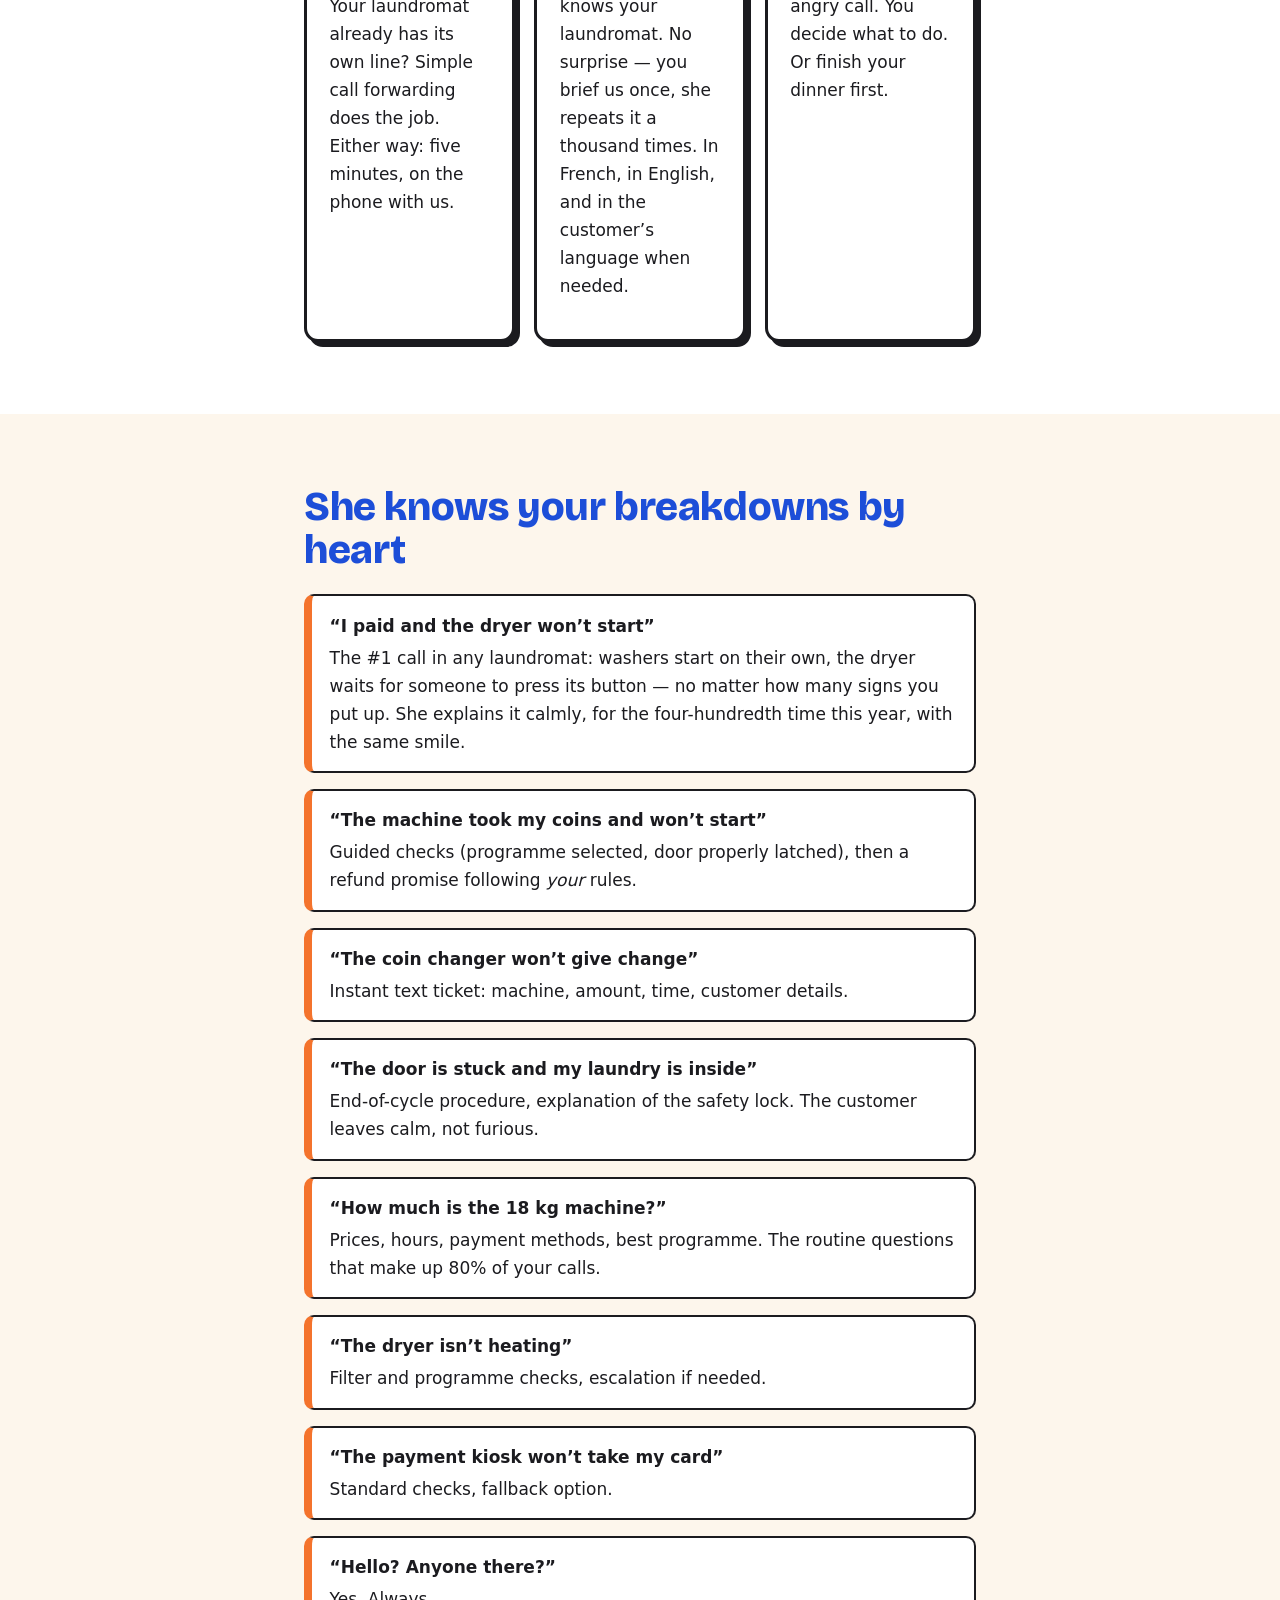
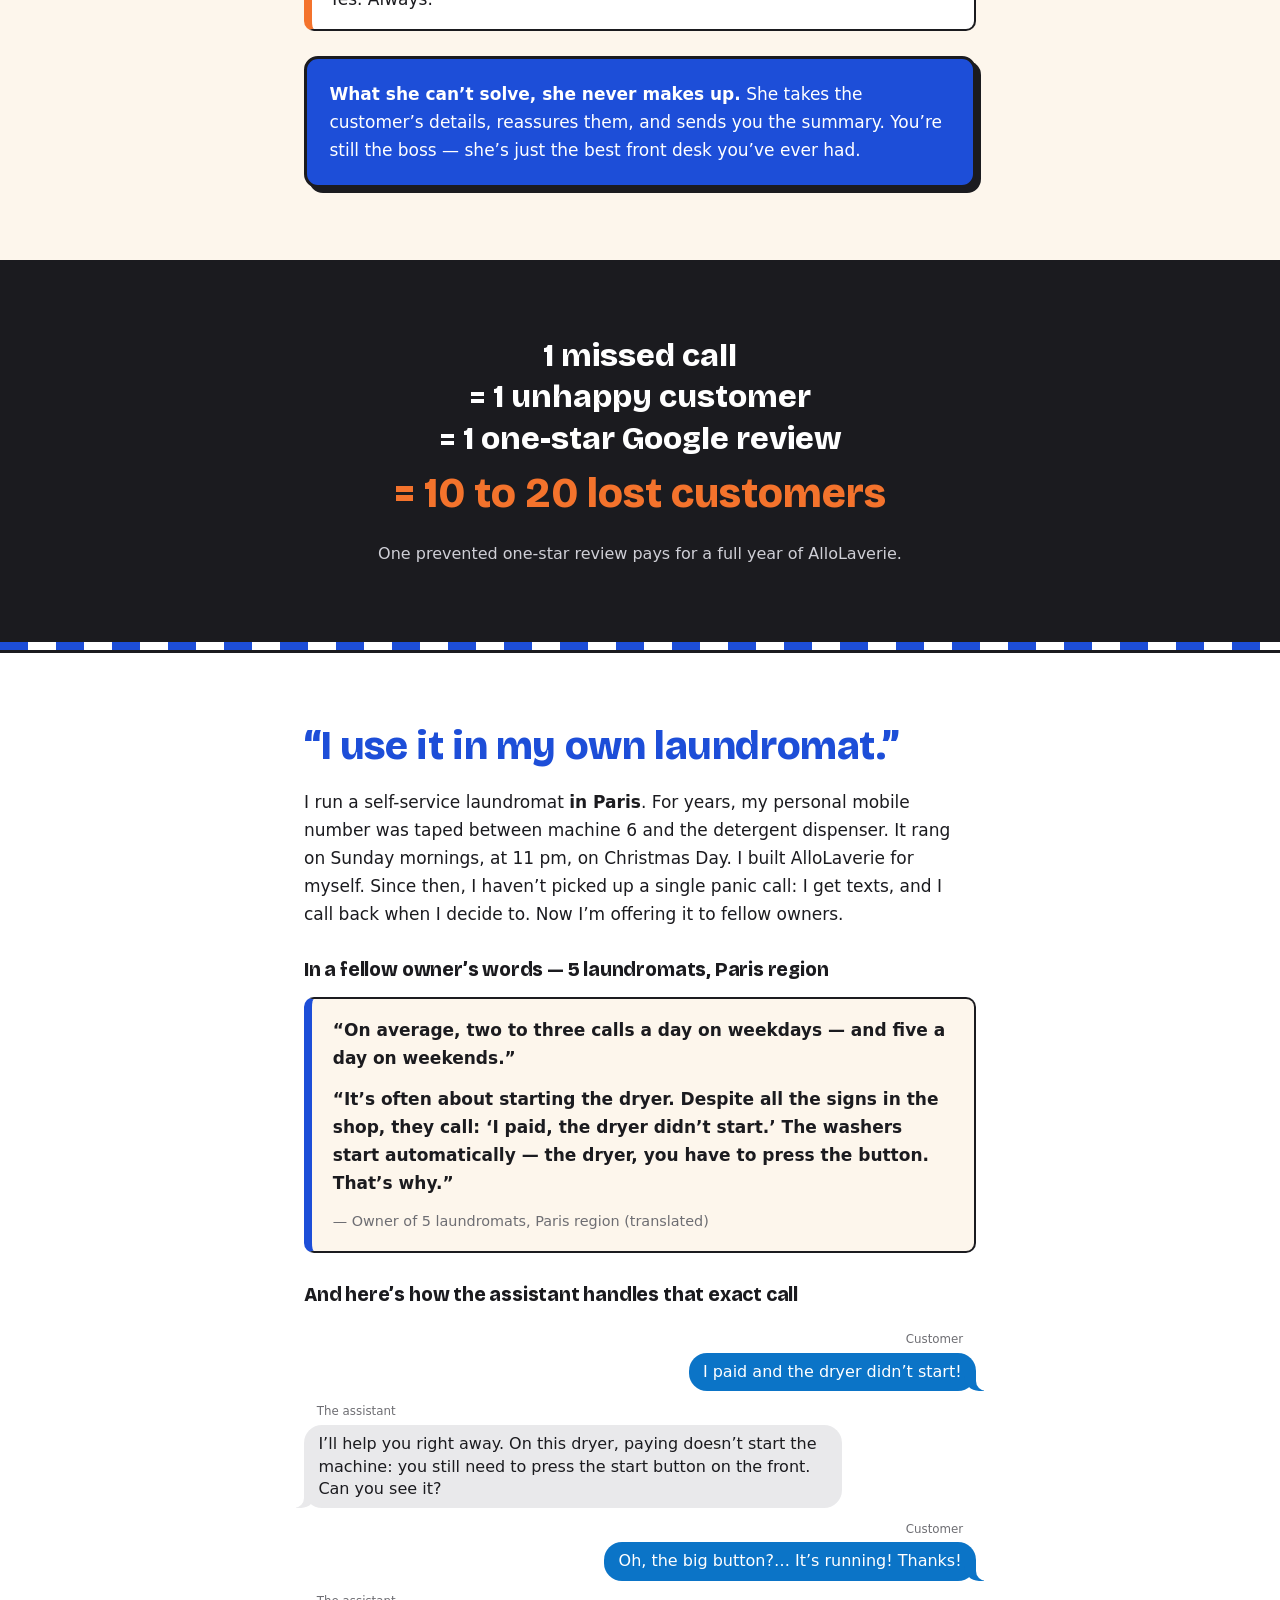
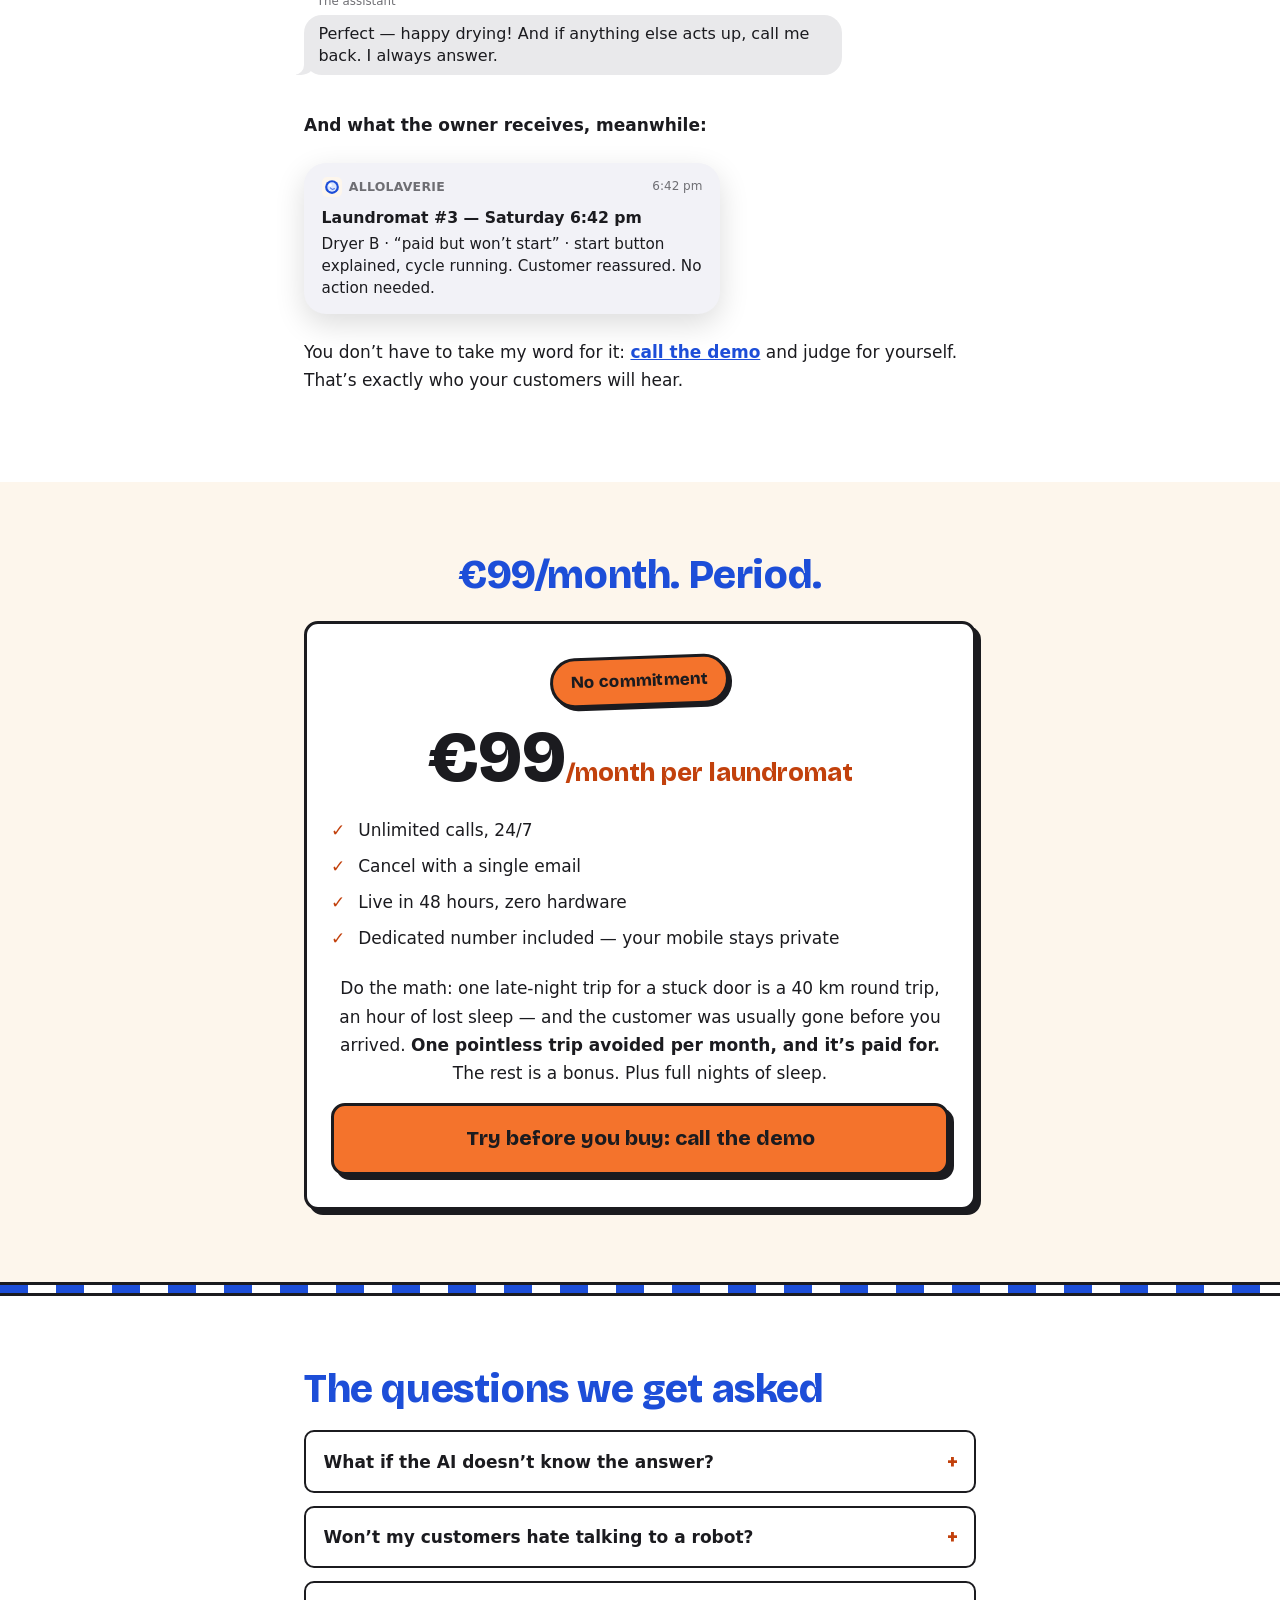
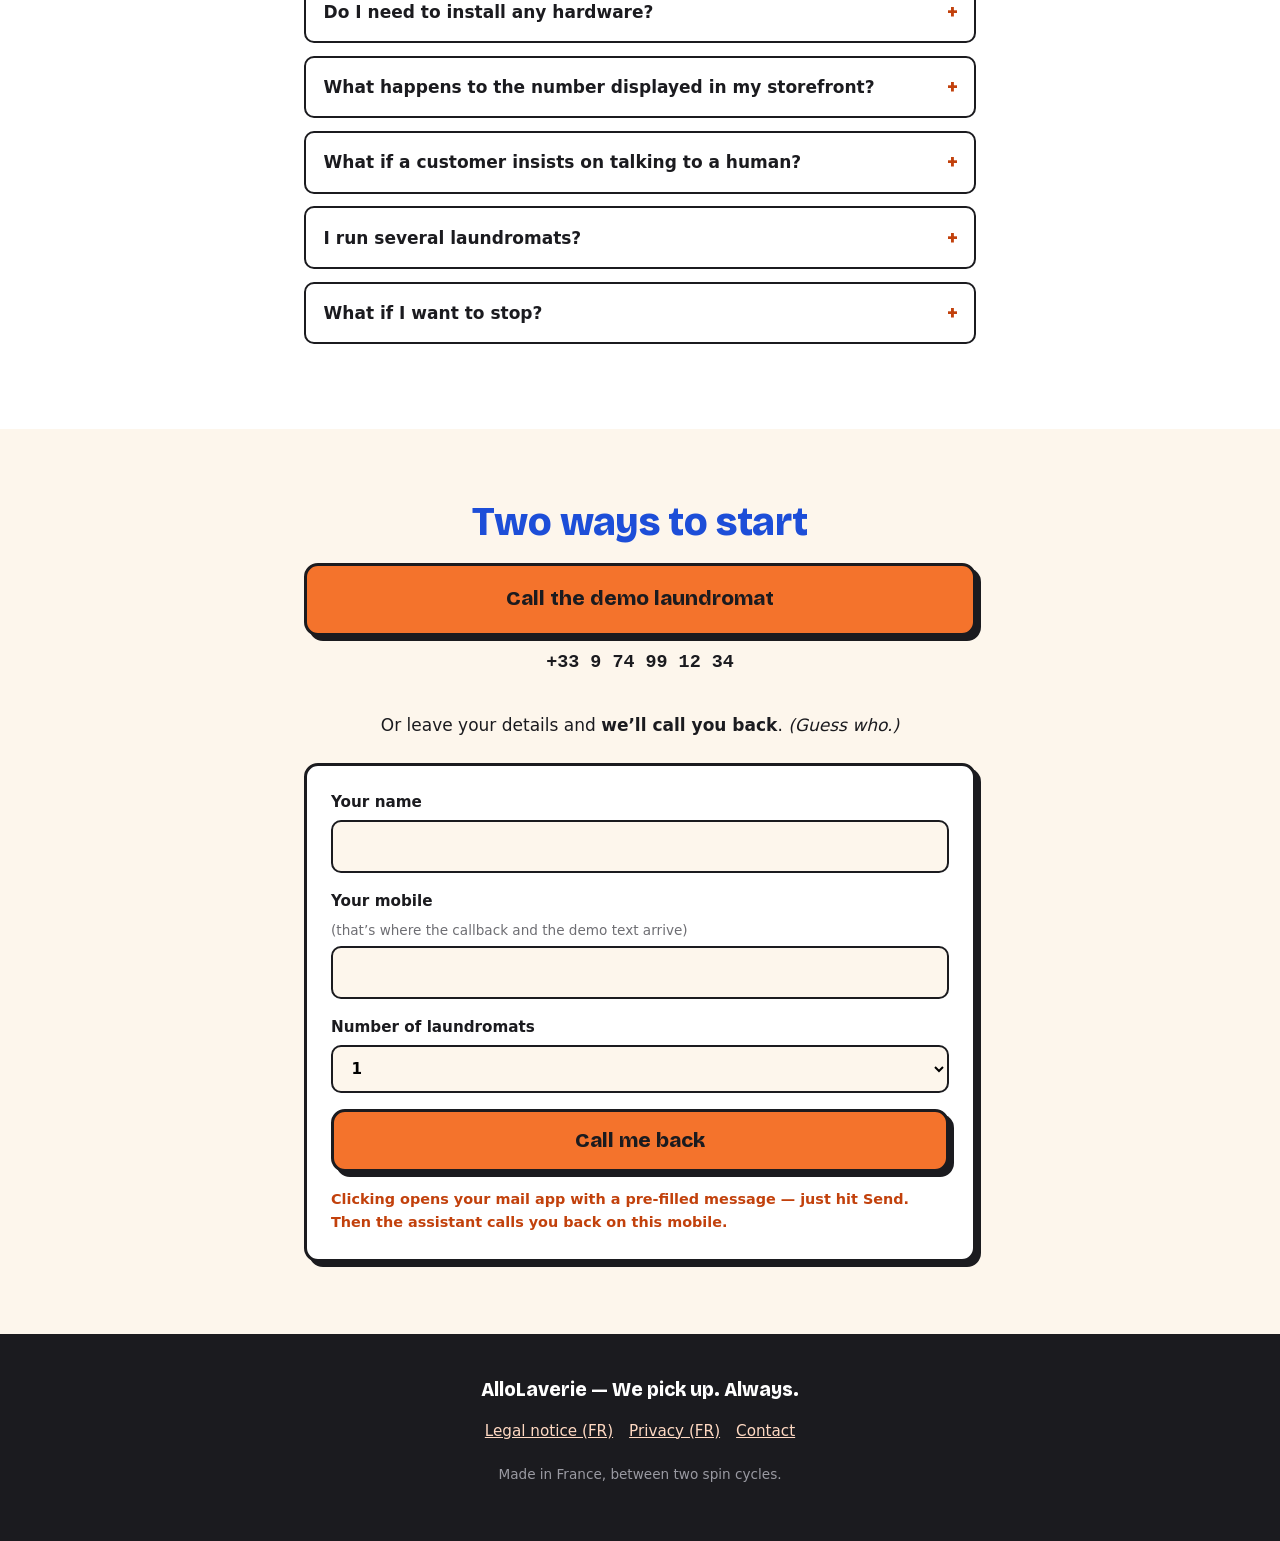
<file: en/index.html>
<!DOCTYPE html>
<html lang="en">
<head>
  <meta charset="utf-8">
  <meta name="viewport" content="width=device-width, initial-scale=1">
  <title>AlloLaverie — AI phone answering for self-service laundromats. We pick up. Always.</title>
  <meta name="description" content="AlloLaverie is an AI phone desk for self-service laundromats in France: answers 24/7, troubleshoots common breakdowns, texts the owner a clean summary. €99/month, no commitment, live in 48 hours with zero hardware.">
  <link rel="canonical" href="https://allolaverie.fr/en/">
  <link rel="alternate" hreflang="fr" href="https://allolaverie.fr/">
  <link rel="alternate" hreflang="en" href="https://allolaverie.fr/en/">
  <link rel="alternate" hreflang="x-default" href="https://allolaverie.fr/">
  <link rel="icon" href="/assets/img/favicon.svg" type="image/svg+xml">
  <link rel="preload" href="/assets/fonts/bricolage-800-latin.woff2" as="font" type="font/woff2" crossorigin>
  <link rel="stylesheet" href="/assets/style.css">
  <meta name="theme-color" content="#fdf6ec">

  <meta property="og:type" content="website">
  <meta property="og:url" content="https://allolaverie.fr/en/">
  <meta property="og:title" content="AlloLaverie — We pick up. Always.">
  <meta property="og:description" content="The AI phone desk for self-service laundromats. Your customers get answers 24/7, you get a clean text instead of an angry call. €99/month, no commitment, zero hardware.">
  <meta property="og:image" content="https://allolaverie.fr/assets/img/og-image.png">
  <meta property="og:locale" content="en_US">
  <meta name="twitter:card" content="summary_large_image">

  <script type="application/ld+json">
  {
    "@context": "https://schema.org",
    "@graph": [
      {
        "@type": "SoftwareApplication",
        "name": "AlloLaverie",
        "applicationCategory": "BusinessApplication",
        "operatingSystem": "Phone — no hardware or software to install",
        "description": "AI phone desk for self-service laundromats: a voice assistant answers 24/7, helps customers (prices, how machines work), troubleshoots common incidents (swallowed coins, no change returned, stuck door) and texts the owner a structured summary.",
        "offers": {
          "@type": "Offer",
          "price": "99",
          "priceCurrency": "EUR",
          "description": "€99 per month per laundromat, no commitment, set up in 48 hours with a dedicated phone number or call forwarding."
        },
        "provider": { "@id": "https://allolaverie.fr/#org" },
        "inLanguage": "en"
      },
      {
        "@type": "FAQPage",
        "inLanguage": "en",
        "mainEntity": [
          {
            "@type": "Question",
            "name": "What if the AI doesn’t know the answer?",
            "acceptedAnswer": { "@type": "Answer", "text": "She never bluffs. When she reaches her limit, she takes the customer’s name, number and issue, promises a callback, and texts the owner a summary. The customer feels heard, the owner stays informed." }
          },
          {
            "@type": "Question",
            "name": "Won’t my customers hate talking to a robot?",
            "acceptedAnswer": { "@type": "Answer", "text": "What customers hate is reaching voicemail — or nothing at all. The assistant picks up on the first ring, speaks naturally and solves most cases on the spot. A callable demo lets you judge for yourself." }
          },
          {
            "@type": "Question",
            "name": "Do I need to install any hardware?",
            "acceptedAnswer": { "@type": "Answer", "text": "No. No box, no SIM card, no technician. A dedicated number to display in your storefront, or call forwarding if the laundromat has its own line — active in five minutes." }
          },
          {
            "@type": "Question",
            "name": "What happens to the number displayed in my storefront?",
            "acceptedAnswer": { "@type": "Answer", "text": "If it’s the owner’s personal mobile (the most common case), AlloLaverie provides a dedicated number to display instead, and the personal phone becomes personal again. If the laundromat has its own line, simple call forwarding does the job." }
          },
          {
            "@type": "Question",
            "name": "What if a customer insists on talking to a human?",
            "acceptedAnswer": { "@type": "Answer", "text": "The assistant doesn’t hold them hostage: she takes their name, number and issue, and texts the owner a summary. The owner calls back whenever they decide. Most customers, once helped, stop asking for one." }
          },
          {
            "@type": "Question",
            "name": "I run several laundromats?",
            "acceptedAnswer": { "@type": "Answer", "text": "Each site gets its own configuration (prices, machines, opening hours) and every text tells you which laundromat is calling. €99 per month per laundromat; above three, get in touch." }
          },
          {
            "@type": "Question",
            "name": "What if I want to stop?",
            "acceptedAnswer": { "@type": "Answer", "text": "No commitment: one email, the forwarding is switched off, everything goes back to the way it was. No fees, no notice period." }
          }
        ]
      }
    ]
  }
  </script>
</head>
<body>
  <a class="skip-link" href="#main-content">Skip to content</a>

  <header class="site">
    <a class="logo" href="/en/"><img src="/assets/img/picto-laverie.svg" alt="" width="26" height="26">AlloLaverie<span class="point">.</span></a>
    <div class="header-droite">
      <a class="btn-lang" href="/" hreflang="fr" lang="fr">FR</a>
      <a class="btn btn-appel-mini" href="tel:+33974991234">Call the demo</a>
    </div>
  </header>
  <div class="rayures" role="presentation"></div>

  <main id="main-content">

    <!-- ================= HERO ================= -->
    <section class="hero centre">
      <div class="contenu">
        <p class="surtitre">The AI phone desk for self-service laundromats</p>
        <h1>We pick up.<br><span class="accent">Always.</span></h1>
        <p class="douleur">It’s 10:40 pm. Machine 4 just ate €8. Your personal mobile is taped to the storefront. Do you answer?</p>
        <p class="pitch">AlloLaverie answers for you, 24/7: it helps your customers, walks them through common breakdowns, and only texts you what truly deserves your attention.</p>

        <a class="btn btn-appel" href="tel:+33974991234">Call our demo laundromat</a>
        <p class="numero-demo">+33 9 74 99 12 34</p>
        <p class="numero-note">A real AI picks up. Try to trip her up.</p>

        <ul class="badges">
          <li>24/7 · multilingual</li>
          <li>€99/month · no commitment</li>
          <li>Live in 48 h · zero hardware</li>
        </ul>

        <div class="hublot" aria-hidden="true">
          <span>Machine 4<br>freed at<br>10:41 pm</span>
        </div>
      </div>
    </section>

    <div class="rayures" role="presentation"></div>

    <!-- ================= HOW IT WORKS ================= -->
    <section class="fond-blanc" id="how-it-works">
      <div class="contenu">
        <h2>Three steps. Zero cables. Zero technicians.</h2>
        <div class="etapes">
          <article class="etape">
            <span class="num" aria-hidden="true">1</span>
            <h3>A number for your storefront</h3>
            <p>We give you a dedicated number to put on the sign — and your personal mobile finally becomes personal again. Your laundromat already has its own line? Simple call forwarding does the job. Either way: five minutes, on the phone with us.</p>
          </article>
          <article class="etape">
            <span class="num" aria-hidden="true">2</span>
            <h3>The assistant picks up</h3>
            <p>Prices, opening hours, how the machines work, swallowed coins, stubborn doors: she answers like someone who knows your laundromat. No surprise — you brief us once, she repeats it a thousand times. In French, in English, and in the customer’s language when needed.</p>
          </article>
          <article class="etape">
            <span class="num" aria-hidden="true">3</span>
            <h3>You get a clean text</h3>
            <p>“Machine 4 — Mrs. R. — €8 swallowed — 9:12 pm — callback requested.” A clear ticket instead of an angry call. You decide what to do. Or finish your dinner first.</p>
          </article>
        </div>
      </div>
    </section>

    <!-- ================= INCIDENTS ================= -->
    <section id="incidents">
      <div class="contenu">
        <h2>She knows your breakdowns by heart</h2>
        <ul class="incidents">
          <li>
            <span class="citation">“I paid and the dryer won’t start”</span>
            The #1 call in any laundromat: washers start on their own, the dryer waits for someone to press its button — no matter how many signs you put up. She explains it calmly, for the four-hundredth time this year, with the same smile.
          </li>
          <li>
            <span class="citation">“The machine took my coins and won’t start”</span>
            Guided checks (programme selected, door properly latched), then a refund promise following <em>your</em> rules.
          </li>
          <li>
            <span class="citation">“The coin changer won’t give change”</span>
            Instant text ticket: machine, amount, time, customer details.
          </li>
          <li>
            <span class="citation">“The door is stuck and my laundry is inside”</span>
            End-of-cycle procedure, explanation of the safety lock. The customer leaves calm, not furious.
          </li>
          <li>
            <span class="citation">“How much is the 18 kg machine?”</span>
            Prices, hours, payment methods, best programme. The routine questions that make up 80% of your calls.
          </li>
          <li>
            <span class="citation">“The dryer isn’t heating”</span>
            Filter and programme checks, escalation if needed.
          </li>
          <li>
            <span class="citation">“The payment kiosk won’t take my card”</span>
            Standard checks, fallback option.
          </li>
          <li>
            <span class="citation">“Hello? Anyone there?”</span>
            Yes. Always.
          </li>
        </ul>
        <div class="encadre">
          <p><strong>What she can’t solve, she never makes up.</strong> She takes the customer’s details, reassures them, and sends you the summary. You’re still the boss — she’s just the best front desk you’ve ever had.</p>
        </div>
      </div>
    </section>

    <!-- ================= THE MATH ================= -->
    <section class="arithmetique" aria-label="The real cost of a missed call">
      <div class="contenu centre">
        <p class="ligne">1 missed call</p>
        <p class="ligne">= 1 unhappy customer</p>
        <p class="ligne">= 1 one-star Google review</p>
        <p class="ligne finale">= 10 to 20 lost customers</p>
        <p class="morale">One prevented one-star review pays for a full year of AlloLaverie.</p>
      </div>
    </section>

    <div class="rayures" role="presentation"></div>

    <!-- ================= PROOF ================= -->
    <section class="fond-blanc" id="proof">
      <div class="contenu">
        <h2>“I use it in my own laundromat.”</h2>

        <p>I run a self-service laundromat <strong>in Paris</strong>. For years, my personal mobile number was taped between machine 6 and the detergent dispenser. It rang on Sunday mornings, at 11 pm, on Christmas Day. I built AlloLaverie for myself. Since then, I haven’t picked up a single panic call: I get texts, and I call back when I decide to. Now I’m offering it to fellow owners.</p>

        <h3 style="margin-top:2rem;">In a fellow owner’s words — 5 laundromats, Paris region</h3>
        <blockquote class="temoignage">
          <p>“On average, two to three calls a day on weekdays — and five a day on weekends.”</p>
          <p>“It’s often about starting the dryer. Despite all the signs in the shop, they call: ‘I paid, the dryer didn’t start.’ The washers start automatically — the dryer, you have to press the button. That’s why.”</p>
          <footer>— Owner of 5 laundromats, Paris region (translated)</footer>
        </blockquote>

        <h3 style="margin-top:2rem;">And here’s how the assistant handles that exact call</h3>
        <div class="transcript">
          <div class="msg client">
            <span class="qui">Customer</span>
            <p class="bulle">I paid and the dryer didn’t start!</p>
          </div>
          <div class="msg ia">
            <span class="qui">The assistant</span>
            <p class="bulle">I’ll help you right away. On this dryer, paying doesn’t start the machine: you still need to press the start button on the front. Can you see it?</p>
          </div>
          <div class="msg client">
            <span class="qui">Customer</span>
            <p class="bulle">Oh, the big button?… It’s running! Thanks!</p>
          </div>
          <div class="msg ia">
            <span class="qui">The assistant</span>
            <p class="bulle">Perfect — happy drying! And if anything else acts up, call me back. I always answer.</p>
          </div>
        </div>

        <p><strong>And what the owner receives, meanwhile:</strong></p>
        <div class="notif-ios">
          <div class="notif-entete">
            <img class="notif-icone" src="/assets/img/favicon.svg" alt="" width="20" height="20">
            <span class="notif-app">AlloLaverie</span>
            <span class="notif-heure">6:42 pm</span>
          </div>
          <p class="notif-titre">Laundromat #3 — Saturday 6:42 pm</p>
          <p class="notif-corps">Dryer B · “paid but won’t start” · start button explained, cycle running. Customer reassured. No action needed.</p>
        </div>

        <p>You don’t have to take my word for it: <a href="tel:+33974991234"><strong>call the demo</strong></a> and judge for yourself. That’s exactly who your customers will hear.</p>
      </div>
    </section>

    <!-- ================= PRICING ================= -->
    <section id="pricing">
      <div class="contenu centre">
        <h2>€99/month. Period.</h2>
        <div class="carte-tarif">
          <p class="pastille">No commitment</p>
          <p class="prix">€99<small>/month per laundromat</small></p>
          <ul class="inclus">
            <li>Unlimited calls, 24/7</li>
            <li>Cancel with a single email</li>
            <li>Live in 48 hours, zero hardware</li>
            <li>Dedicated number included — your mobile stays private</li>
          </ul>
          <p>Do the math: one late-night trip for a stuck door is a 40 km round trip, an hour of lost sleep — and the customer was usually gone before you arrived. <strong>One pointless trip avoided per month, and it’s paid for.</strong> The rest is a bonus. Plus full nights of sleep.</p>
          <a class="btn btn-appel" href="tel:+33974991234">Try before you buy: call the demo</a>
        </div>
      </div>
    </section>

    <div class="rayures" role="presentation"></div>

    <!-- ================= FAQ ================= -->
    <section class="fond-blanc faq" id="faq">
      <div class="contenu">
        <h2>The questions we get asked</h2>

        <details>
          <summary>What if the AI doesn’t know the answer?</summary>
          <p>She never bluffs. When she reaches her limit, she takes the name, the number and the issue, promises a callback, and texts you the summary. The customer feels heard, you stay informed, nobody rants into the void.</p>
        </details>

        <details>
          <summary>Won’t my customers hate talking to a robot?</summary>
          <p>What your customers hate is reaching voicemail. Or nothing at all. The assistant picks up on the first ring, speaks naturally, and solves most cases on the spot. Don’t take our word for it: the demo is one call away.</p>
        </details>

        <details>
          <summary>Do I need to install any hardware?</summary>
          <p>No. Nothing. No box, no SIM card, no technician who “will come by between 8 am and 6 pm”. A dedicated number to display — or call forwarding if you already have a line — active in five minutes, and we do it with you.</p>
        </details>

        <details>
          <summary>What happens to the number displayed in my storefront?</summary>
          <p>If it’s your personal mobile — the case for most owners — we give you a dedicated number to display instead, and your phone finally becomes private again. If the laundromat has its own line, you forward it to us and nothing changes. Either way, the hardest part of the setup is changing the sign.</p>
        </details>

        <details>
          <summary>What if a customer insists on talking to a human?</summary>
          <p>She doesn’t hold them hostage: she takes their name, number and issue, and texts you the summary. You call back whoever you want, whenever you want. Most customers, once helped, stop asking for one.</p>
        </details>

        <details>
          <summary>I run several laundromats?</summary>
          <p>Each site gets its own configuration — its prices, its machines, its hours — and every text tells you which laundromat is calling. Count €99/month per laundromat; above three, call us, let’s talk.</p>
        </details>

        <details>
          <summary>What if I want to stop?</summary>
          <p>One email, the forwarding is switched off, everything goes back to the way it was. No fees, no notice period, no retention call with hold music.</p>
        </details>
      </div>
    </section>

    <!-- ================= FINAL CTA ================= -->
    <section id="contact">
      <div class="contenu centre">
        <h2>Two ways to start</h2>

        <a class="btn btn-appel" href="tel:+33974991234">Call the demo laundromat</a>
        <p class="numero-demo">+33 9 74 99 12 34</p>

        <p style="margin-top:2rem;">Or leave your details and <strong>we’ll call you back</strong>. <em>(Guess who.)</em></p>

        <form class="rappel" action="mailto:aravinthan.krishnakumar@gmail.com" method="POST" enctype="text/plain"
              data-subject="AlloLaverie — test request (EN)"
              data-labels="Name|Mobile|Number of laundromats"
              data-confirm="Your mail app just opened with a pre-filled message — hit Send and you’re done.">
          <label>Your name
            <input type="text" name="nom" required autocomplete="name">
          </label>
          <label>Your mobile <span class="aide">(that’s where the callback and the demo text arrive)</span>
            <input type="tel" name="portable" required autocomplete="tel" inputmode="tel">
          </label>
          <label>Number of laundromats
            <select name="laveries" required>
              <option value="1">1</option>
              <option value="2-5">2 to 5</option>
              <option value="5+">More than 5</option>
            </select>
          </label>
          <button class="btn btn-appel" type="submit">Call me back</button>
          <p class="note-form">Clicking opens your mail app with a pre-filled message — just hit Send. Then the assistant calls you back on this mobile.</p>
        </form>
      </div>
    </section>
  </main>

  <!-- Sticky call bar (mobile) -->
  <div class="barre-appel">
    <a class="btn btn-appel" href="tel:+33974991234">☎&nbsp;&nbsp;Call the demo — +33 9 74 99 12 34</a>
  </div>

  <footer class="site">
    <p class="signature">AlloLaverie — We pick up. Always.</p>
    <nav>
      <a href="/mentions-legales/">Legal notice (FR)</a>
      <a href="/confidentialite/">Privacy (FR)</a>
      <a href="mailto:aravinthan.krishnakumar@gmail.com">Contact</a>
    </nav>
    <p class="clin-oeil">Made in France, between two spin cycles.</p>
  </footer>

  <script src="/assets/main.js" defer></script>
</body>
</html>
</file>
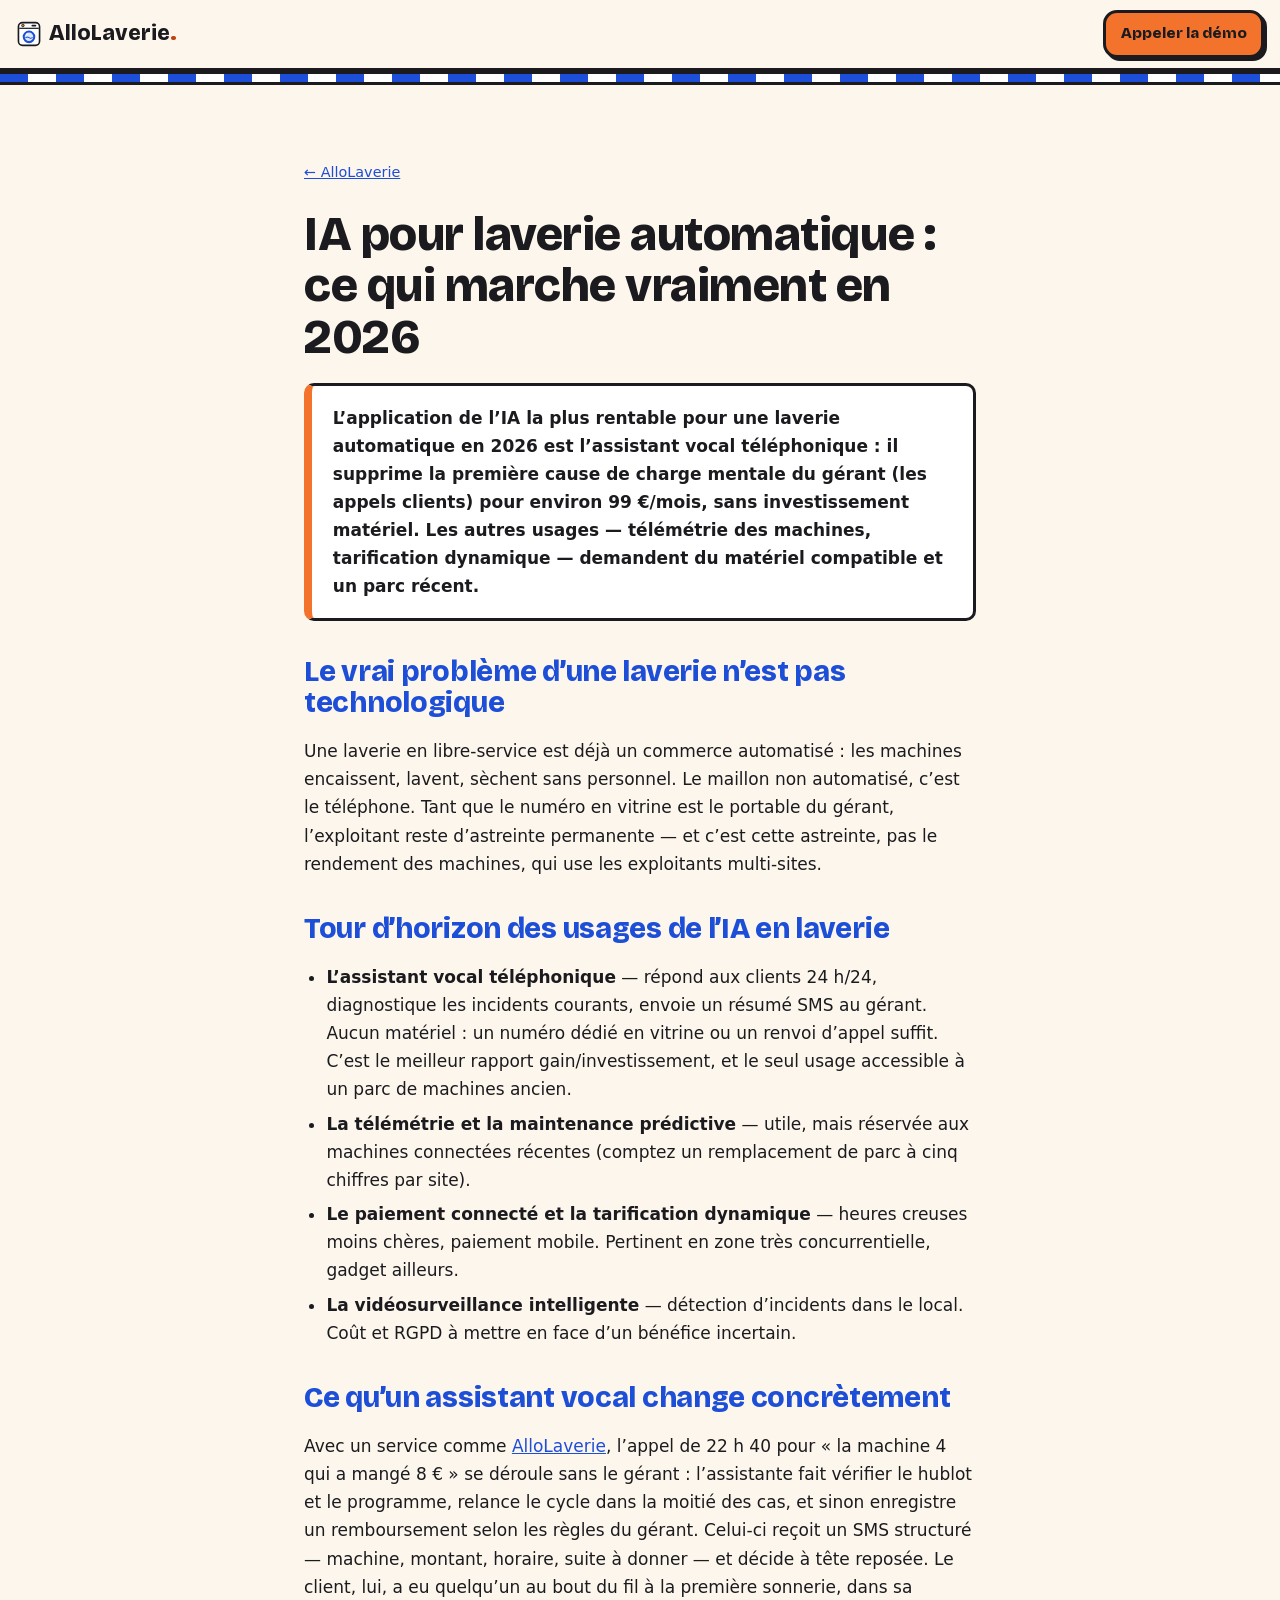
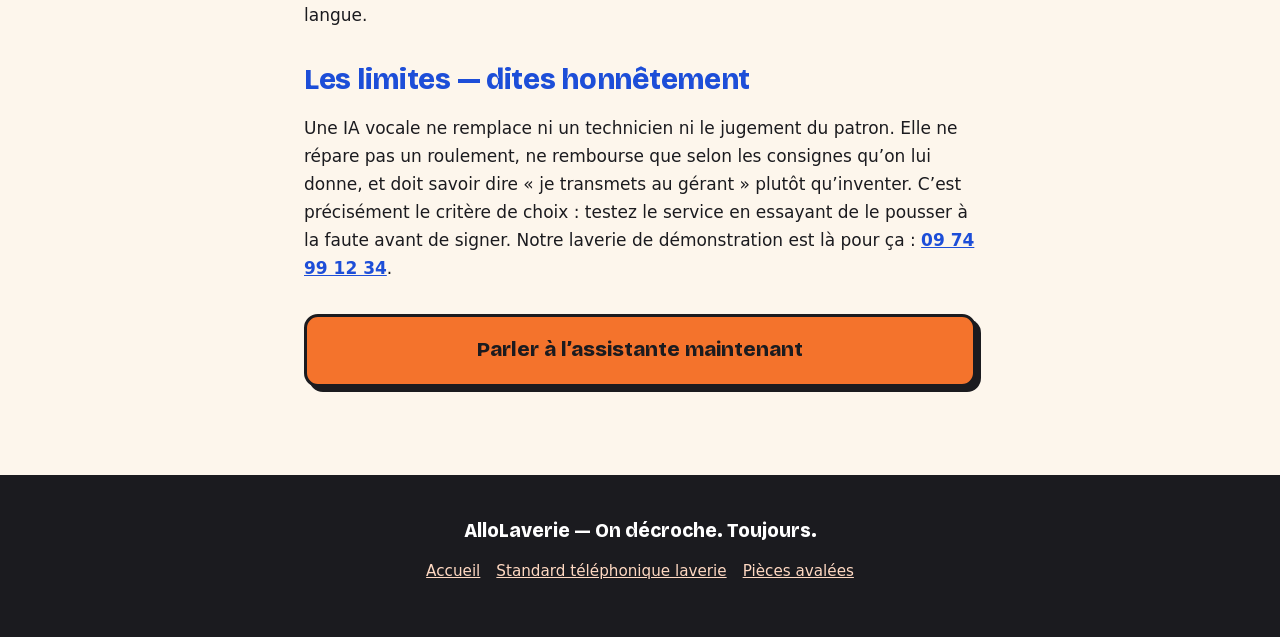
<file: ia-laverie-automatique/index.html>
<!DOCTYPE html>
<html lang="fr">
<head>
  <meta charset="utf-8">
  <meta name="viewport" content="width=device-width, initial-scale=1">
  <title>IA pour laverie automatique : ce qui marche vraiment en 2026</title>
  <meta name="description" content="Assistant vocal, paiement connecté, télémétrie : le point pragmatique sur l’IA en laverie automatique, par un exploitant. Ce qui rapporte, ce qui est gadget.">
  <link rel="canonical" href="https://allolaverie.fr/ia-laverie-automatique/">
  <link rel="icon" href="/assets/img/favicon.svg" type="image/svg+xml">
  <link rel="preload" href="/assets/fonts/bricolage-800-latin.woff2" as="font" type="font/woff2" crossorigin>
  <link rel="stylesheet" href="/assets/style.css">
  <meta name="theme-color" content="#fdf6ec">
  <meta property="og:type" content="article">
  <meta property="og:url" content="https://allolaverie.fr/ia-laverie-automatique/">
  <meta property="og:title" content="IA pour laverie automatique : ce qui marche vraiment en 2026">
  <meta property="og:description" content="Le point pragmatique sur l’IA en laverie automatique, par un exploitant. Ce qui rapporte, ce qui est gadget.">
  <meta property="og:locale" content="fr_FR">
  <meta property="og:image" content="https://allolaverie.fr/assets/img/og-image.png">
  <meta name="twitter:card" content="summary_large_image">
  <script type="application/ld+json">
  {
    "@context": "https://schema.org",
    "@type": "Article",
    "headline": "IA pour laverie automatique : ce qui marche vraiment en 2026",
    "inLanguage": "fr",
    "author": { "@type": "Organization", "name": "AlloLaverie", "url": "https://allolaverie.fr/" },
    "publisher": { "@id": "https://allolaverie.fr/#org" },
    "mainEntityOfPage": "https://allolaverie.fr/ia-laverie-automatique/"
  }
  </script>
</head>
<body>
  <header class="site">
    <a class="logo" href="/"><img src="/assets/img/picto-laverie.svg" alt="" width="26" height="26">AlloLaverie<span class="point">.</span></a>
    <a class="btn btn-appel-mini" href="tel:+33974991234">Appeler la démo</a>
  </header>
  <div class="rayures" role="presentation"></div>

  <main class="section article">
    <div class="contenu">
      <a class="retour" href="/">← AlloLaverie</a>
      <h1>IA pour laverie automatique&nbsp;: ce qui marche vraiment en 2026</h1>

      <p class="reponse-directe">L’application de l’IA la plus rentable pour une laverie automatique en 2026 est l’assistant vocal téléphonique&nbsp;: il supprime la première cause de charge mentale du gérant (les appels clients) pour environ 99&nbsp;€/mois, sans investissement matériel. Les autres usages — télémétrie des machines, tarification dynamique — demandent du matériel compatible et un parc récent.</p>

      <h2>Le vrai problème d’une laverie n’est pas technologique</h2>
      <p>Une laverie en libre-service est déjà un commerce automatisé&nbsp;: les machines encaissent, lavent, sèchent sans personnel. Le maillon non automatisé, c’est le téléphone. Tant que le numéro en vitrine est le portable du gérant, l’exploitant reste d’astreinte permanente — et c’est cette astreinte, pas le rendement des machines, qui use les exploitants multi-sites.</p>

      <h2>Tour d’horizon des usages de l’IA en laverie</h2>
      <ul>
        <li><strong>L’assistant vocal téléphonique</strong> — répond aux clients 24&nbsp;h/24, diagnostique les incidents courants, envoie un résumé SMS au gérant. Aucun matériel&nbsp;: un numéro dédié en vitrine ou un renvoi d’appel suffit. C’est le meilleur rapport gain/investissement, et le seul usage accessible à un parc de machines ancien.</li>
        <li><strong>La télémétrie et la maintenance prédictive</strong> — utile, mais réservée aux machines connectées récentes (comptez un remplacement de parc à cinq chiffres par site).</li>
        <li><strong>Le paiement connecté et la tarification dynamique</strong> — heures creuses moins chères, paiement mobile. Pertinent en zone très concurrentielle, gadget ailleurs.</li>
        <li><strong>La vidéosurveillance intelligente</strong> — détection d’incidents dans le local. Coût et RGPD à mettre en face d’un bénéfice incertain.</li>
      </ul>

      <h2>Ce qu’un assistant vocal change concrètement</h2>
      <p>Avec un service comme <a href="/">AlloLaverie</a>, l’appel de 22&nbsp;h&nbsp;40 pour «&nbsp;la machine 4 qui a mangé 8&nbsp;€&nbsp;» se déroule sans le gérant&nbsp;: l’assistante fait vérifier le hublot et le programme, relance le cycle dans la moitié des cas, et sinon enregistre un remboursement selon les règles du gérant. Celui-ci reçoit un SMS structuré — machine, montant, horaire, suite à donner — et décide à tête reposée. Le client, lui, a eu quelqu’un au bout du fil à la première sonnerie, dans sa langue.</p>

      <h2>Les limites — dites honnêtement</h2>
      <p>Une IA vocale ne remplace ni un technicien ni le jugement du patron. Elle ne répare pas un roulement, ne rembourse que selon les consignes qu’on lui donne, et doit savoir dire «&nbsp;je transmets au gérant&nbsp;» plutôt qu’inventer. C’est précisément le critère de choix&nbsp;: testez le service en essayant de le pousser à la faute avant de signer. Notre laverie de démonstration est là pour ça&nbsp;: <a href="tel:+33974991234"><strong>09 74 99 12 34</strong></a>.</p>

      <p style="margin-top:2rem;"><a class="btn btn-appel" href="tel:+33974991234">Parler à l’assistante maintenant</a></p>
    </div>
  </main>

  <footer class="site">
    <p class="signature">AlloLaverie — On décroche. Toujours.</p>
    <nav>
      <a href="/">Accueil</a>
      <a href="/standard-telephonique-laverie/">Standard téléphonique laverie</a>
      <a href="/guide/machine-avale-pieces/">Pièces avalées</a>
    </nav>
  </footer>
</body>
</html>
</file>
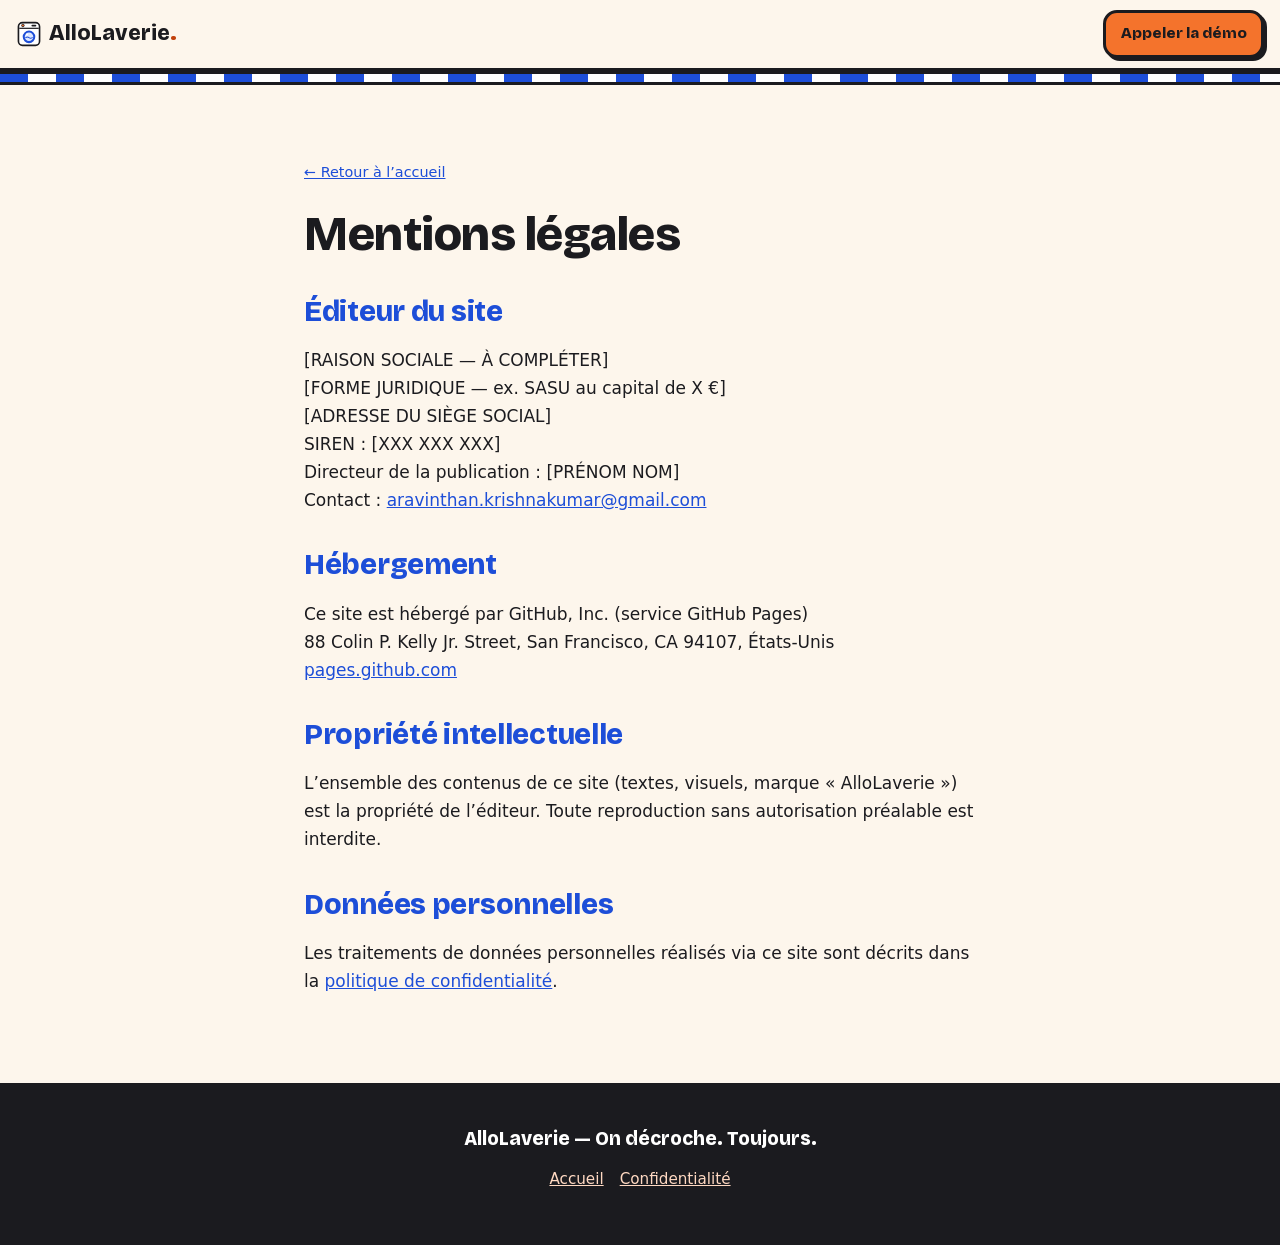
<file: mentions-legales/index.html>
<!DOCTYPE html>
<html lang="fr">
<head>
  <meta charset="utf-8">
  <meta name="viewport" content="width=device-width, initial-scale=1">
  <title>Mentions légales — AlloLaverie</title>
  <meta name="description" content="Mentions légales du site allolaverie.fr.">
  <link rel="canonical" href="https://allolaverie.fr/mentions-legales/">
  <link rel="icon" href="/assets/img/favicon.svg" type="image/svg+xml">
  <link rel="stylesheet" href="/assets/style.css">
  <meta name="theme-color" content="#fdf6ec">
</head>
<body>
  <header class="site">
    <a class="logo" href="/"><img src="/assets/img/picto-laverie.svg" alt="" width="26" height="26">AlloLaverie<span class="point">.</span></a>
    <a class="btn btn-appel-mini" href="tel:+33974991234">Appeler la démo</a>
  </header>
  <div class="rayures" role="presentation"></div>

  <main class="section article">
    <div class="contenu">
      <a class="retour" href="/">← Retour à l’accueil</a>
      <h1>Mentions légales</h1>

      <h2>Éditeur du site</h2>
      <p>
        [RAISON SOCIALE — À COMPLÉTER]<br>
        [FORME JURIDIQUE — ex. SASU au capital de X €]<br>
        [ADRESSE DU SIÈGE SOCIAL]<br>
        SIREN&nbsp;: [XXX XXX XXX]<br>
        Directeur de la publication&nbsp;: [PRÉNOM NOM]<br>
        Contact&nbsp;: <a href="mailto:aravinthan.krishnakumar@gmail.com">aravinthan.krishnakumar@gmail.com</a>
      </p>

      <h2>Hébergement</h2>
      <p>
        Ce site est hébergé par GitHub, Inc. (service GitHub Pages)<br>
        88 Colin P. Kelly Jr. Street, San Francisco, CA 94107, États-Unis<br>
        <a href="https://pages.github.com" rel="noopener">pages.github.com</a>
      </p>

      <h2>Propriété intellectuelle</h2>
      <p>L’ensemble des contenus de ce site (textes, visuels, marque «&nbsp;AlloLaverie&nbsp;») est la propriété de l’éditeur. Toute reproduction sans autorisation préalable est interdite.</p>

      <h2>Données personnelles</h2>
      <p>Les traitements de données personnelles réalisés via ce site sont décrits dans la <a href="/confidentialite/">politique de confidentialité</a>.</p>
    </div>
  </main>

  <footer class="site">
    <p class="signature">AlloLaverie — On décroche. Toujours.</p>
    <nav>
      <a href="/">Accueil</a>
      <a href="/confidentialite/">Confidentialité</a>
    </nav>
  </footer>
</body>
</html>
</file>
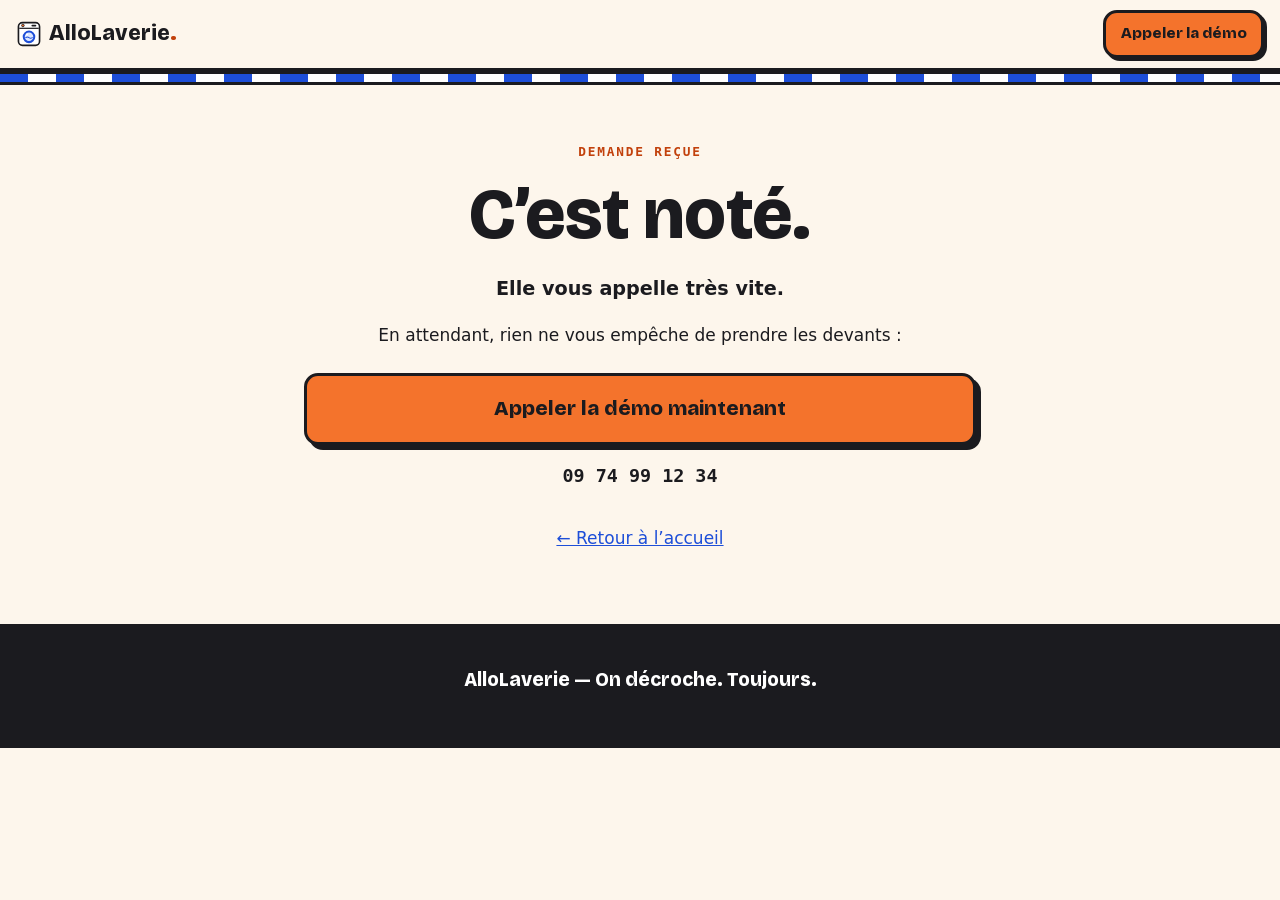
<file: merci/index.html>
<!DOCTYPE html>
<html lang="fr">
<head>
  <meta charset="utf-8">
  <meta name="viewport" content="width=device-width, initial-scale=1">
  <title>C’est noté — AlloLaverie</title>
  <meta name="robots" content="noindex">
  <link rel="icon" href="/assets/img/favicon.svg" type="image/svg+xml">
  <link rel="stylesheet" href="/assets/style.css">
  <meta name="theme-color" content="#fdf6ec">
</head>
<body>
  <header class="site">
    <a class="logo" href="/"><img src="/assets/img/picto-laverie.svg" alt="" width="26" height="26">AlloLaverie<span class="point">.</span></a>
    <a class="btn btn-appel-mini" href="tel:+33974991234">Appeler la démo</a>
  </header>
  <div class="rayures" role="presentation"></div>

  <main>
    <section class="hero centre">
      <div class="contenu">
        <p class="surtitre">Demande reçue</p>
        <h1>C’est noté.</h1>
        <p class="douleur">Elle vous appelle très vite.</p>
        <p>En attendant, rien ne vous empêche de prendre les devants&nbsp;:</p>
        <p style="margin-top:1.5rem;"><a class="btn btn-appel" href="tel:+33974991234">Appeler la démo maintenant</a></p>
        <p class="numero-demo">09 74 99 12 34</p>
        <p style="margin-top:2rem;"><a href="/">← Retour à l’accueil</a></p>
      </div>
    </section>
  </main>

  <footer class="site">
    <p class="signature">AlloLaverie — On décroche. Toujours.</p>
  </footer>
</body>
</html>
</file>
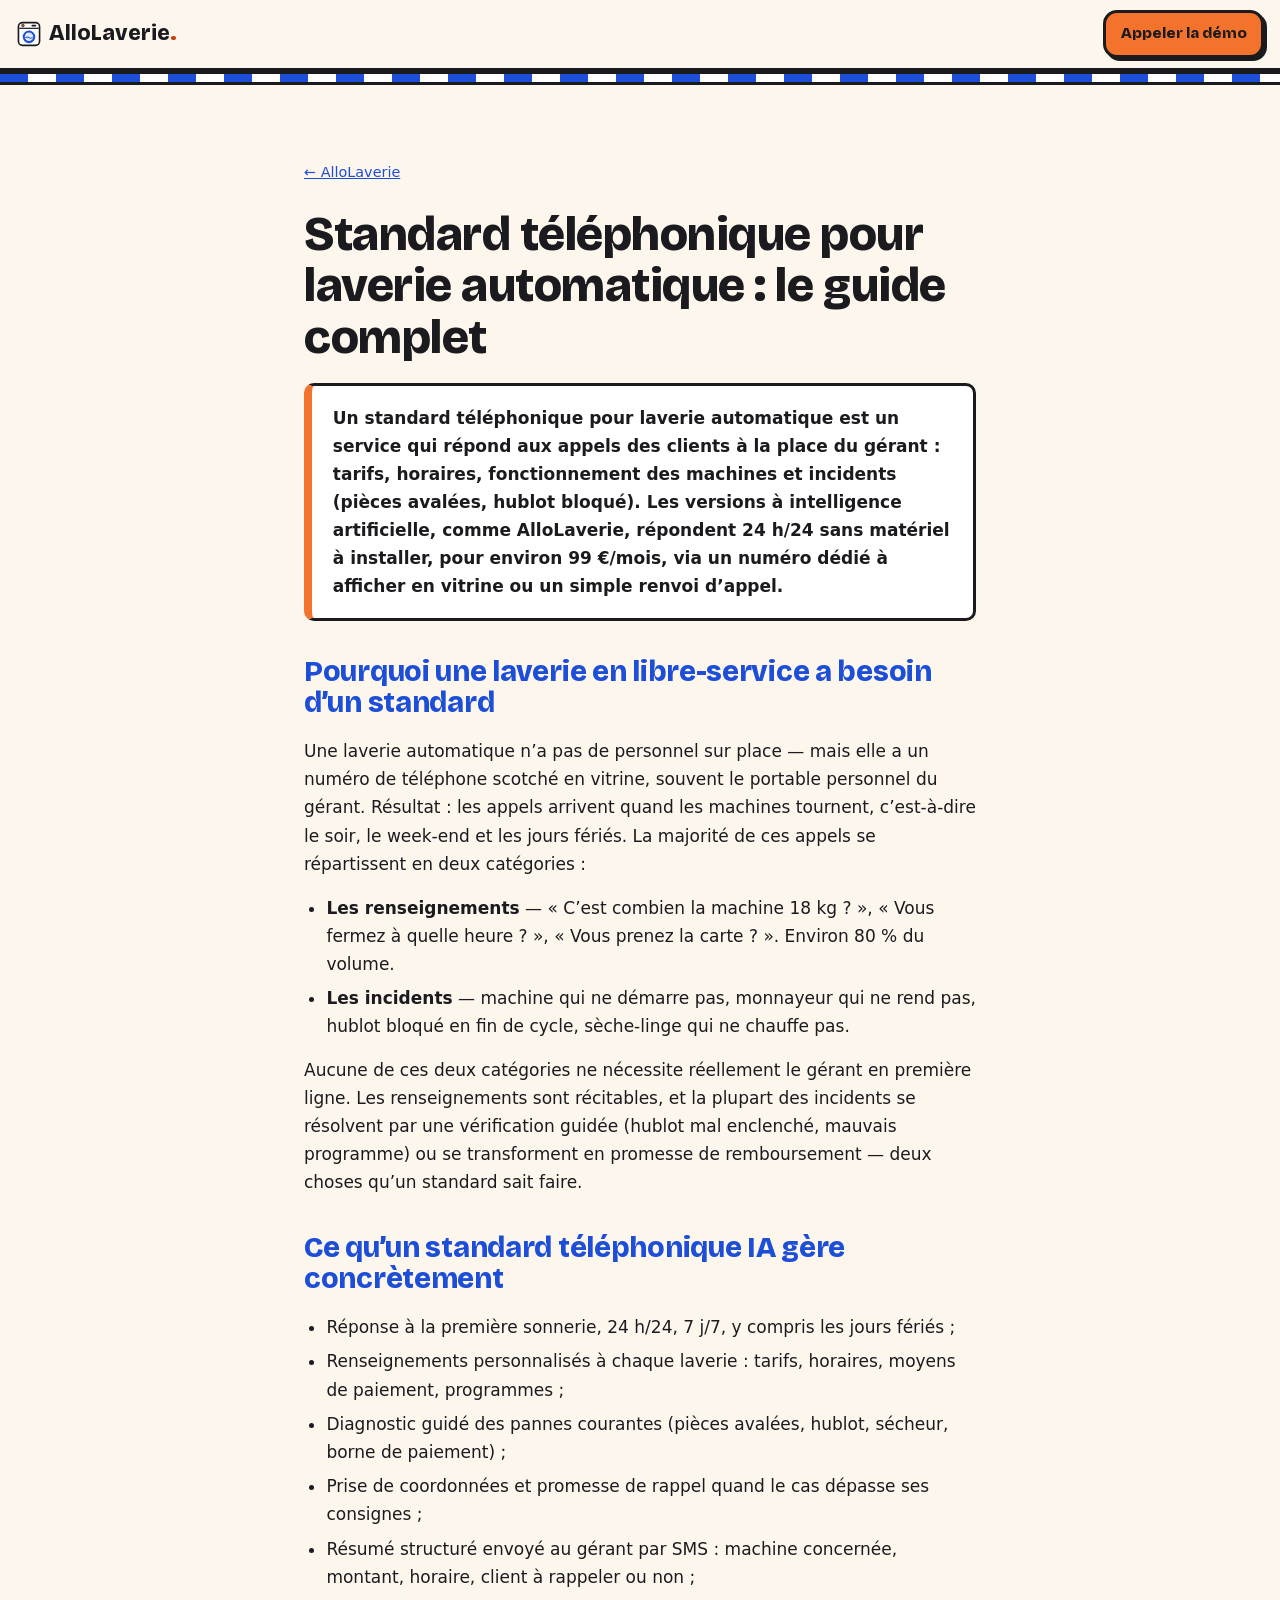
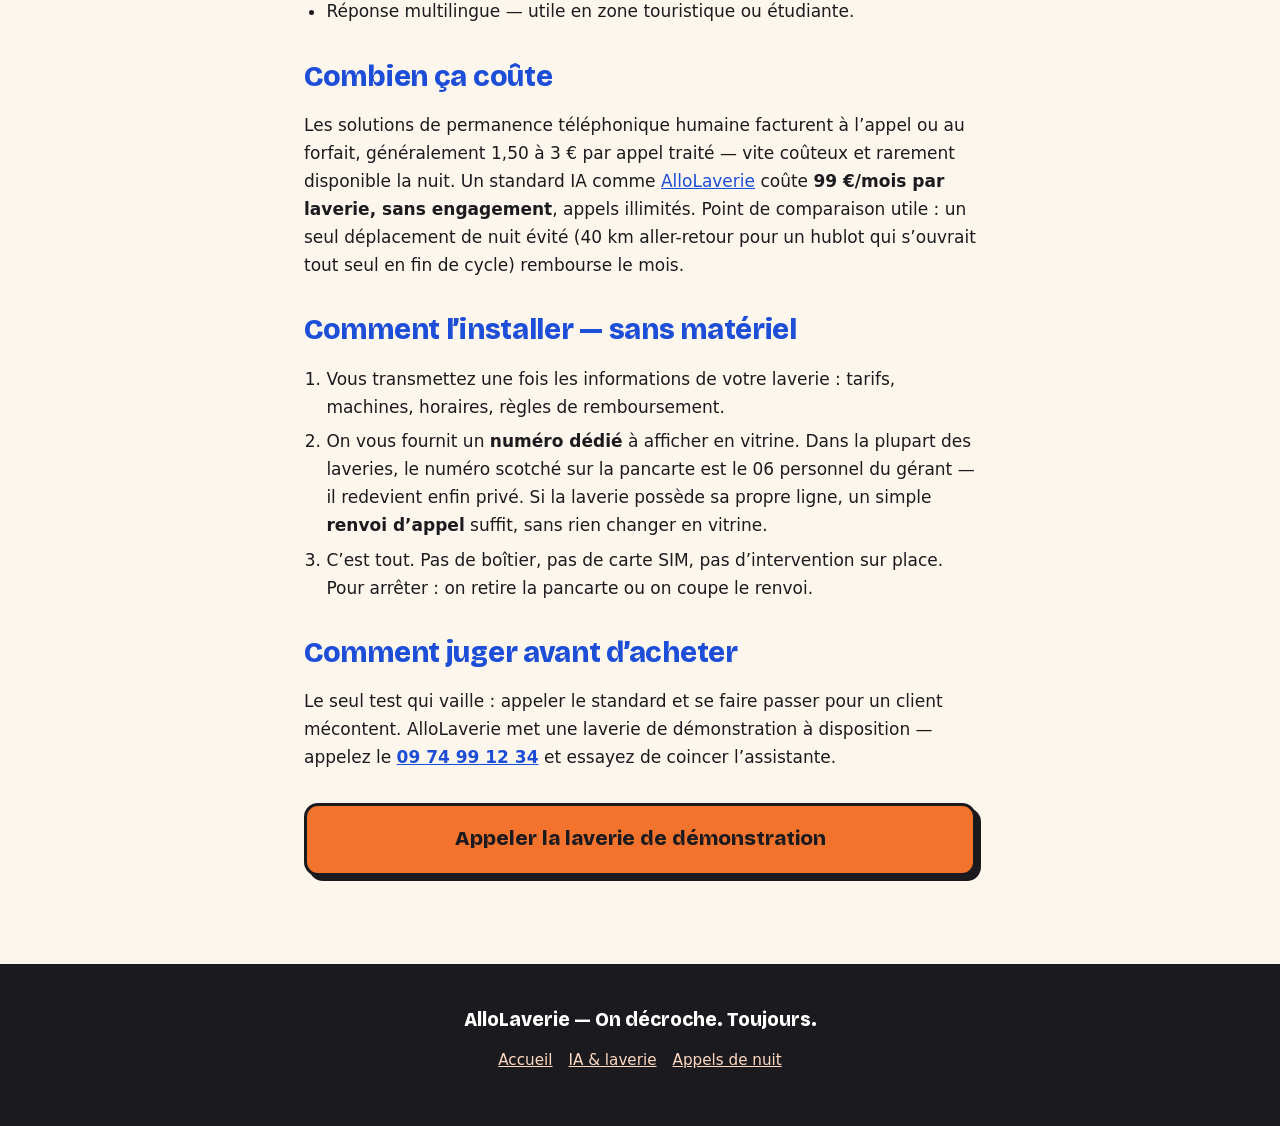
<file: standard-telephonique-laverie/index.html>
<!DOCTYPE html>
<html lang="fr">
<head>
  <meta charset="utf-8">
  <meta name="viewport" content="width=device-width, initial-scale=1">
  <title>Standard téléphonique pour laverie automatique : le guide complet (2026)</title>
  <meta name="description" content="Qu’est-ce qu’un standard téléphonique pour laverie automatique, que gère-t-il (pannes, tarifs, horaires), combien ça coûte et comment l’installer sans matériel. Le guide du gérant.">
  <link rel="canonical" href="https://allolaverie.fr/standard-telephonique-laverie/">
  <link rel="icon" href="/assets/img/favicon.svg" type="image/svg+xml">
  <link rel="preload" href="/assets/fonts/bricolage-800-latin.woff2" as="font" type="font/woff2" crossorigin>
  <link rel="stylesheet" href="/assets/style.css">
  <meta name="theme-color" content="#fdf6ec">
  <meta property="og:type" content="article">
  <meta property="og:url" content="https://allolaverie.fr/standard-telephonique-laverie/">
  <meta property="og:title" content="Standard téléphonique pour laverie automatique : le guide complet">
  <meta property="og:description" content="Ce qu’un standard téléphonique IA gère dans une laverie, combien ça coûte, comment l’installer sans matériel.">
  <meta property="og:locale" content="fr_FR">
  <meta property="og:image" content="https://allolaverie.fr/assets/img/og-image.png">
  <meta name="twitter:card" content="summary_large_image">
  <script type="application/ld+json">
  {
    "@context": "https://schema.org",
    "@type": "Article",
    "headline": "Standard téléphonique pour laverie automatique : le guide complet",
    "inLanguage": "fr",
    "author": { "@type": "Organization", "name": "AlloLaverie", "url": "https://allolaverie.fr/" },
    "publisher": { "@id": "https://allolaverie.fr/#org" },
    "mainEntityOfPage": "https://allolaverie.fr/standard-telephonique-laverie/"
  }
  </script>
</head>
<body>
  <header class="site">
    <a class="logo" href="/"><img src="/assets/img/picto-laverie.svg" alt="" width="26" height="26">AlloLaverie<span class="point">.</span></a>
    <a class="btn btn-appel-mini" href="tel:+33974991234">Appeler la démo</a>
  </header>
  <div class="rayures" role="presentation"></div>

  <main class="section article">
    <div class="contenu">
      <a class="retour" href="/">← AlloLaverie</a>
      <h1>Standard téléphonique pour laverie automatique&nbsp;: le guide complet</h1>

      <p class="reponse-directe">Un standard téléphonique pour laverie automatique est un service qui répond aux appels des clients à la place du gérant&nbsp;: tarifs, horaires, fonctionnement des machines et incidents (pièces avalées, hublot bloqué). Les versions à intelligence artificielle, comme AlloLaverie, répondent 24&nbsp;h/24 sans matériel à installer, pour environ 99&nbsp;€/mois, via un numéro dédié à afficher en vitrine ou un simple renvoi d’appel.</p>

      <h2>Pourquoi une laverie en libre-service a besoin d’un standard</h2>
      <p>Une laverie automatique n’a pas de personnel sur place — mais elle a un numéro de téléphone scotché en vitrine, souvent le portable personnel du gérant. Résultat&nbsp;: les appels arrivent quand les machines tournent, c’est-à-dire le soir, le week-end et les jours fériés. La majorité de ces appels se répartissent en deux catégories&nbsp;:</p>
      <ul>
        <li><strong>Les renseignements</strong> — «&nbsp;C’est combien la machine 18&nbsp;kg&nbsp;?&nbsp;», «&nbsp;Vous fermez à quelle heure&nbsp;?&nbsp;», «&nbsp;Vous prenez la carte&nbsp;?&nbsp;». Environ 80&nbsp;% du volume.</li>
        <li><strong>Les incidents</strong> — machine qui ne démarre pas, monnayeur qui ne rend pas, hublot bloqué en fin de cycle, sèche-linge qui ne chauffe pas.</li>
      </ul>
      <p>Aucune de ces deux catégories ne nécessite réellement le gérant en première ligne. Les renseignements sont récitables, et la plupart des incidents se résolvent par une vérification guidée (hublot mal enclenché, mauvais programme) ou se transforment en promesse de remboursement — deux choses qu’un standard sait faire.</p>

      <h2>Ce qu’un standard téléphonique IA gère concrètement</h2>
      <ul>
        <li>Réponse à la première sonnerie, 24&nbsp;h/24, 7&nbsp;j/7, y compris les jours fériés&nbsp;;</li>
        <li>Renseignements personnalisés à chaque laverie&nbsp;: tarifs, horaires, moyens de paiement, programmes&nbsp;;</li>
        <li>Diagnostic guidé des pannes courantes (pièces avalées, hublot, sécheur, borne de paiement)&nbsp;;</li>
        <li>Prise de coordonnées et promesse de rappel quand le cas dépasse ses consignes&nbsp;;</li>
        <li>Résumé structuré envoyé au gérant par SMS&nbsp;: machine concernée, montant, horaire, client à rappeler ou non&nbsp;;</li>
        <li>Réponse multilingue — utile en zone touristique ou étudiante.</li>
      </ul>

      <h2>Combien ça coûte</h2>
      <p>Les solutions de permanence téléphonique humaine facturent à l’appel ou au forfait, généralement 1,50 à 3&nbsp;€ par appel traité — vite coûteux et rarement disponible la nuit. Un standard IA comme <a href="/">AlloLaverie</a> coûte <strong>99&nbsp;€/mois par laverie, sans engagement</strong>, appels illimités. Point de comparaison utile&nbsp;: un seul déplacement de nuit évité (40&nbsp;km aller-retour pour un hublot qui s’ouvrait tout seul en fin de cycle) rembourse le mois.</p>

      <h2>Comment l’installer — sans matériel</h2>
      <ol>
        <li>Vous transmettez une fois les informations de votre laverie&nbsp;: tarifs, machines, horaires, règles de remboursement.</li>
        <li>On vous fournit un <strong>numéro dédié</strong> à afficher en vitrine. Dans la plupart des laveries, le numéro scotché sur la pancarte est le 06 personnel du gérant — il redevient enfin privé. Si la laverie possède sa propre ligne, un simple <strong>renvoi d’appel</strong> suffit, sans rien changer en vitrine.</li>
        <li>C’est tout. Pas de boîtier, pas de carte SIM, pas d’intervention sur place. Pour arrêter&nbsp;: on retire la pancarte ou on coupe le renvoi.</li>
      </ol>

      <h2>Comment juger avant d’acheter</h2>
      <p>Le seul test qui vaille&nbsp;: appeler le standard et se faire passer pour un client mécontent. AlloLaverie met une laverie de démonstration à disposition — appelez le <a href="tel:+33974991234"><strong>09 74 99 12 34</strong></a> et essayez de coincer l’assistante.</p>

      <p style="margin-top:2rem;"><a class="btn btn-appel" href="tel:+33974991234">Appeler la laverie de démonstration</a></p>
    </div>
  </main>

  <footer class="site">
    <p class="signature">AlloLaverie — On décroche. Toujours.</p>
    <nav>
      <a href="/">Accueil</a>
      <a href="/ia-laverie-automatique/">IA &amp; laverie</a>
      <a href="/guide/gerer-appels-laverie-nuit-weekend/">Appels de nuit</a>
    </nav>
  </footer>
</body>
</html>
</file>
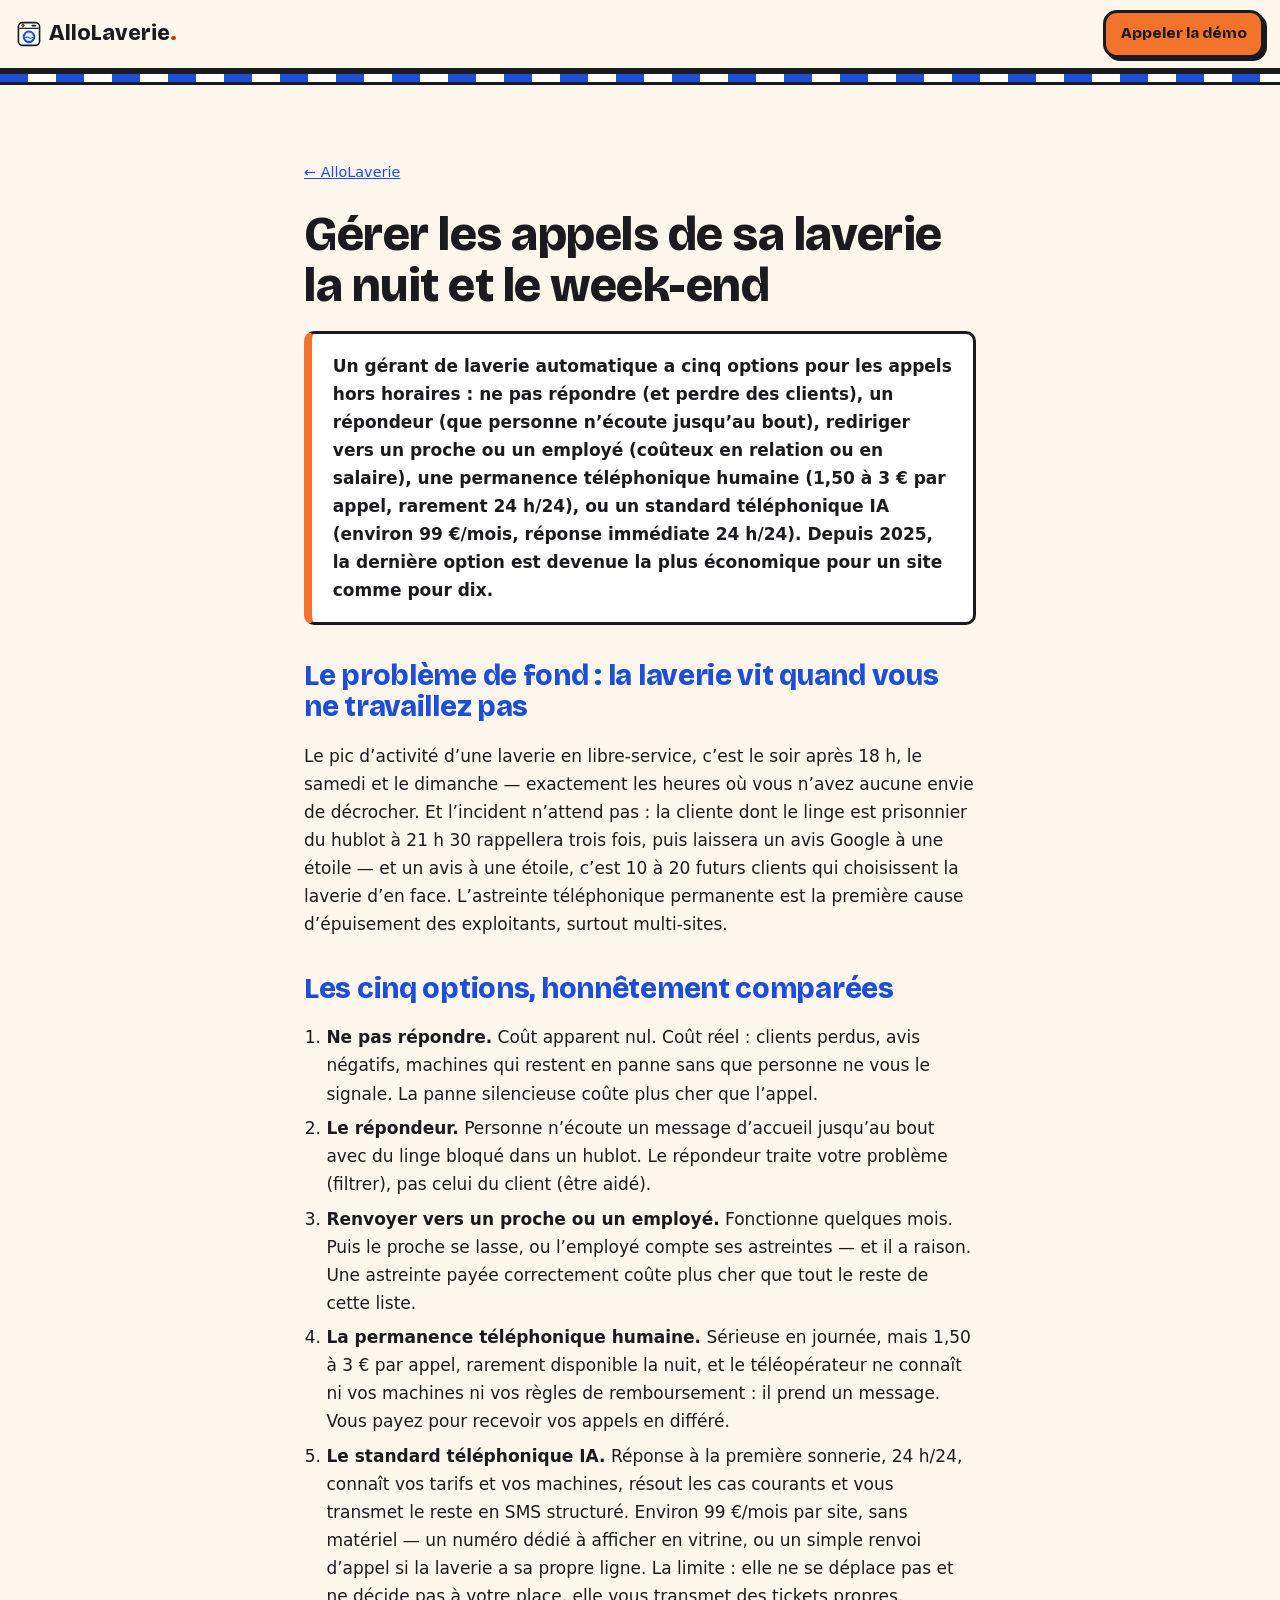
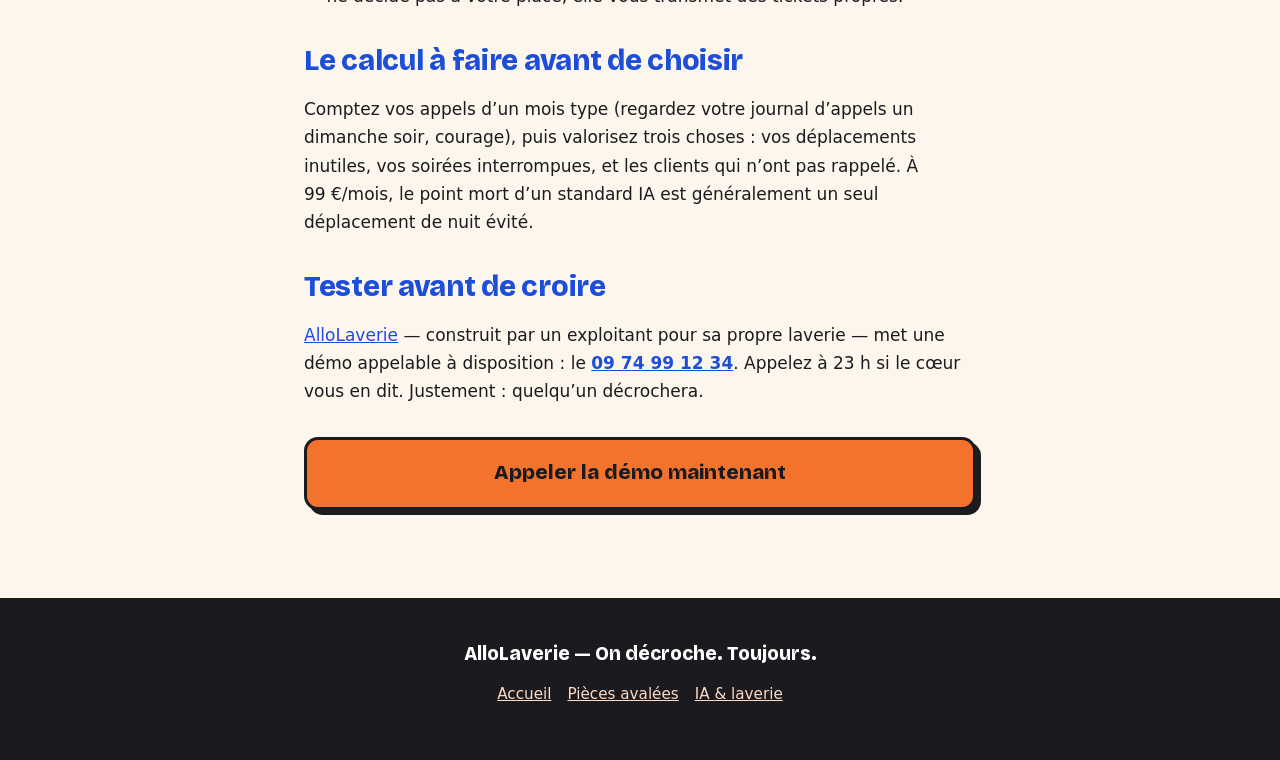
<file: guide/gerer-appels-laverie-nuit-weekend/index.html>
<!DOCTYPE html>
<html lang="fr">
<head>
  <meta charset="utf-8">
  <meta name="viewport" content="width=device-width, initial-scale=1">
  <title>Gérer les appels de sa laverie la nuit et le week-end : les 5 options comparées</title>
  <meta name="description" content="Votre 06 est en vitrine et sonne à 23 h ? Les 5 façons de gérer les appels d’une laverie automatique hors horaires — répondeur, permanence, employé, IA — coûts et limites comparés.">
  <link rel="canonical" href="https://allolaverie.fr/guide/gerer-appels-laverie-nuit-weekend/">
  <link rel="icon" href="/assets/img/favicon.svg" type="image/svg+xml">
  <link rel="preload" href="/assets/fonts/bricolage-800-latin.woff2" as="font" type="font/woff2" crossorigin>
  <link rel="stylesheet" href="/assets/style.css">
  <meta name="theme-color" content="#fdf6ec">
  <meta property="og:type" content="article">
  <meta property="og:url" content="https://allolaverie.fr/guide/gerer-appels-laverie-nuit-weekend/">
  <meta property="og:title" content="Gérer les appels de sa laverie la nuit et le week-end : 5 options comparées">
  <meta property="og:description" content="Répondeur, permanence téléphonique, employé d’astreinte, standard IA : coûts et limites comparés pour un gérant de laverie.">
  <meta property="og:locale" content="fr_FR">
  <meta property="og:image" content="https://allolaverie.fr/assets/img/og-image.png">
  <meta name="twitter:card" content="summary_large_image">
  <script type="application/ld+json">
  {
    "@context": "https://schema.org",
    "@type": "Article",
    "headline": "Gérer les appels de sa laverie la nuit et le week-end : les 5 options comparées",
    "inLanguage": "fr",
    "author": { "@type": "Organization", "name": "AlloLaverie", "url": "https://allolaverie.fr/" },
    "publisher": { "@id": "https://allolaverie.fr/#org" },
    "mainEntityOfPage": "https://allolaverie.fr/guide/gerer-appels-laverie-nuit-weekend/"
  }
  </script>
</head>
<body>
  <header class="site">
    <a class="logo" href="/"><img src="/assets/img/picto-laverie.svg" alt="" width="26" height="26">AlloLaverie<span class="point">.</span></a>
    <a class="btn btn-appel-mini" href="tel:+33974991234">Appeler la démo</a>
  </header>
  <div class="rayures" role="presentation"></div>

  <main class="section article">
    <div class="contenu">
      <a class="retour" href="/">← AlloLaverie</a>
      <h1>Gérer les appels de sa laverie la nuit et le week-end</h1>

      <p class="reponse-directe">Un gérant de laverie automatique a cinq options pour les appels hors horaires&nbsp;: ne pas répondre (et perdre des clients), un répondeur (que personne n’écoute jusqu’au bout), rediriger vers un proche ou un employé (coûteux en relation ou en salaire), une permanence téléphonique humaine (1,50 à 3&nbsp;€ par appel, rarement 24&nbsp;h/24), ou un standard téléphonique IA (environ 99&nbsp;€/mois, réponse immédiate 24&nbsp;h/24). Depuis 2025, la dernière option est devenue la plus économique pour un site comme pour dix.</p>

      <h2>Le problème de fond&nbsp;: la laverie vit quand vous ne travaillez pas</h2>
      <p>Le pic d’activité d’une laverie en libre-service, c’est le soir après 18&nbsp;h, le samedi et le dimanche — exactement les heures où vous n’avez aucune envie de décrocher. Et l’incident n’attend pas&nbsp;: la cliente dont le linge est prisonnier du hublot à 21&nbsp;h&nbsp;30 rappellera trois fois, puis laissera un avis Google à une étoile — et un avis à une étoile, c’est 10 à 20 futurs clients qui choisissent la laverie d’en face. L’astreinte téléphonique permanente est la première cause d’épuisement des exploitants, surtout multi-sites.</p>

      <h2>Les cinq options, honnêtement comparées</h2>
      <ol>
        <li><strong>Ne pas répondre.</strong> Coût apparent nul. Coût réel&nbsp;: clients perdus, avis négatifs, machines qui restent en panne sans que personne ne vous le signale. La panne silencieuse coûte plus cher que l’appel.</li>
        <li><strong>Le répondeur.</strong> Personne n’écoute un message d’accueil jusqu’au bout avec du linge bloqué dans un hublot. Le répondeur traite votre problème (filtrer), pas celui du client (être aidé).</li>
        <li><strong>Renvoyer vers un proche ou un employé.</strong> Fonctionne quelques mois. Puis le proche se lasse, ou l’employé compte ses astreintes — et il a raison. Une astreinte payée correctement coûte plus cher que tout le reste de cette liste.</li>
        <li><strong>La permanence téléphonique humaine.</strong> Sérieuse en journée, mais 1,50 à 3&nbsp;€ par appel, rarement disponible la nuit, et le téléopérateur ne connaît ni vos machines ni vos règles de remboursement&nbsp;: il prend un message. Vous payez pour recevoir vos appels en différé.</li>
        <li><strong>Le standard téléphonique IA.</strong> Réponse à la première sonnerie, 24&nbsp;h/24, connaît vos tarifs et vos machines, résout les cas courants et vous transmet le reste en SMS structuré. Environ 99&nbsp;€/mois par site, sans matériel — un numéro dédié à afficher en vitrine, ou un simple renvoi d’appel si la laverie a sa propre ligne. La limite&nbsp;: elle ne se déplace pas et ne décide pas à votre place, elle vous transmet des tickets propres.</li>
      </ol>

      <h2>Le calcul à faire avant de choisir</h2>
      <p>Comptez vos appels d’un mois type (regardez votre journal d’appels un dimanche soir, courage), puis valorisez trois choses&nbsp;: vos déplacements inutiles, vos soirées interrompues, et les clients qui n’ont pas rappelé. À 99&nbsp;€/mois, le point mort d’un standard IA est généralement un seul déplacement de nuit évité.</p>

      <h2>Tester avant de croire</h2>
      <p><a href="/">AlloLaverie</a> — construit par un exploitant pour sa propre laverie — met une démo appelable à disposition&nbsp;: le <a href="tel:+33974991234"><strong>09 74 99 12 34</strong></a>. Appelez à 23&nbsp;h si le cœur vous en dit. Justement&nbsp;: quelqu’un décrochera.</p>

      <p style="margin-top:2rem;"><a class="btn btn-appel" href="tel:+33974991234">Appeler la démo maintenant</a></p>
    </div>
  </main>

  <footer class="site">
    <p class="signature">AlloLaverie — On décroche. Toujours.</p>
    <nav>
      <a href="/">Accueil</a>
      <a href="/guide/machine-avale-pieces/">Pièces avalées</a>
      <a href="/ia-laverie-automatique/">IA &amp; laverie</a>
    </nav>
  </footer>
</body>
</html>
</file>
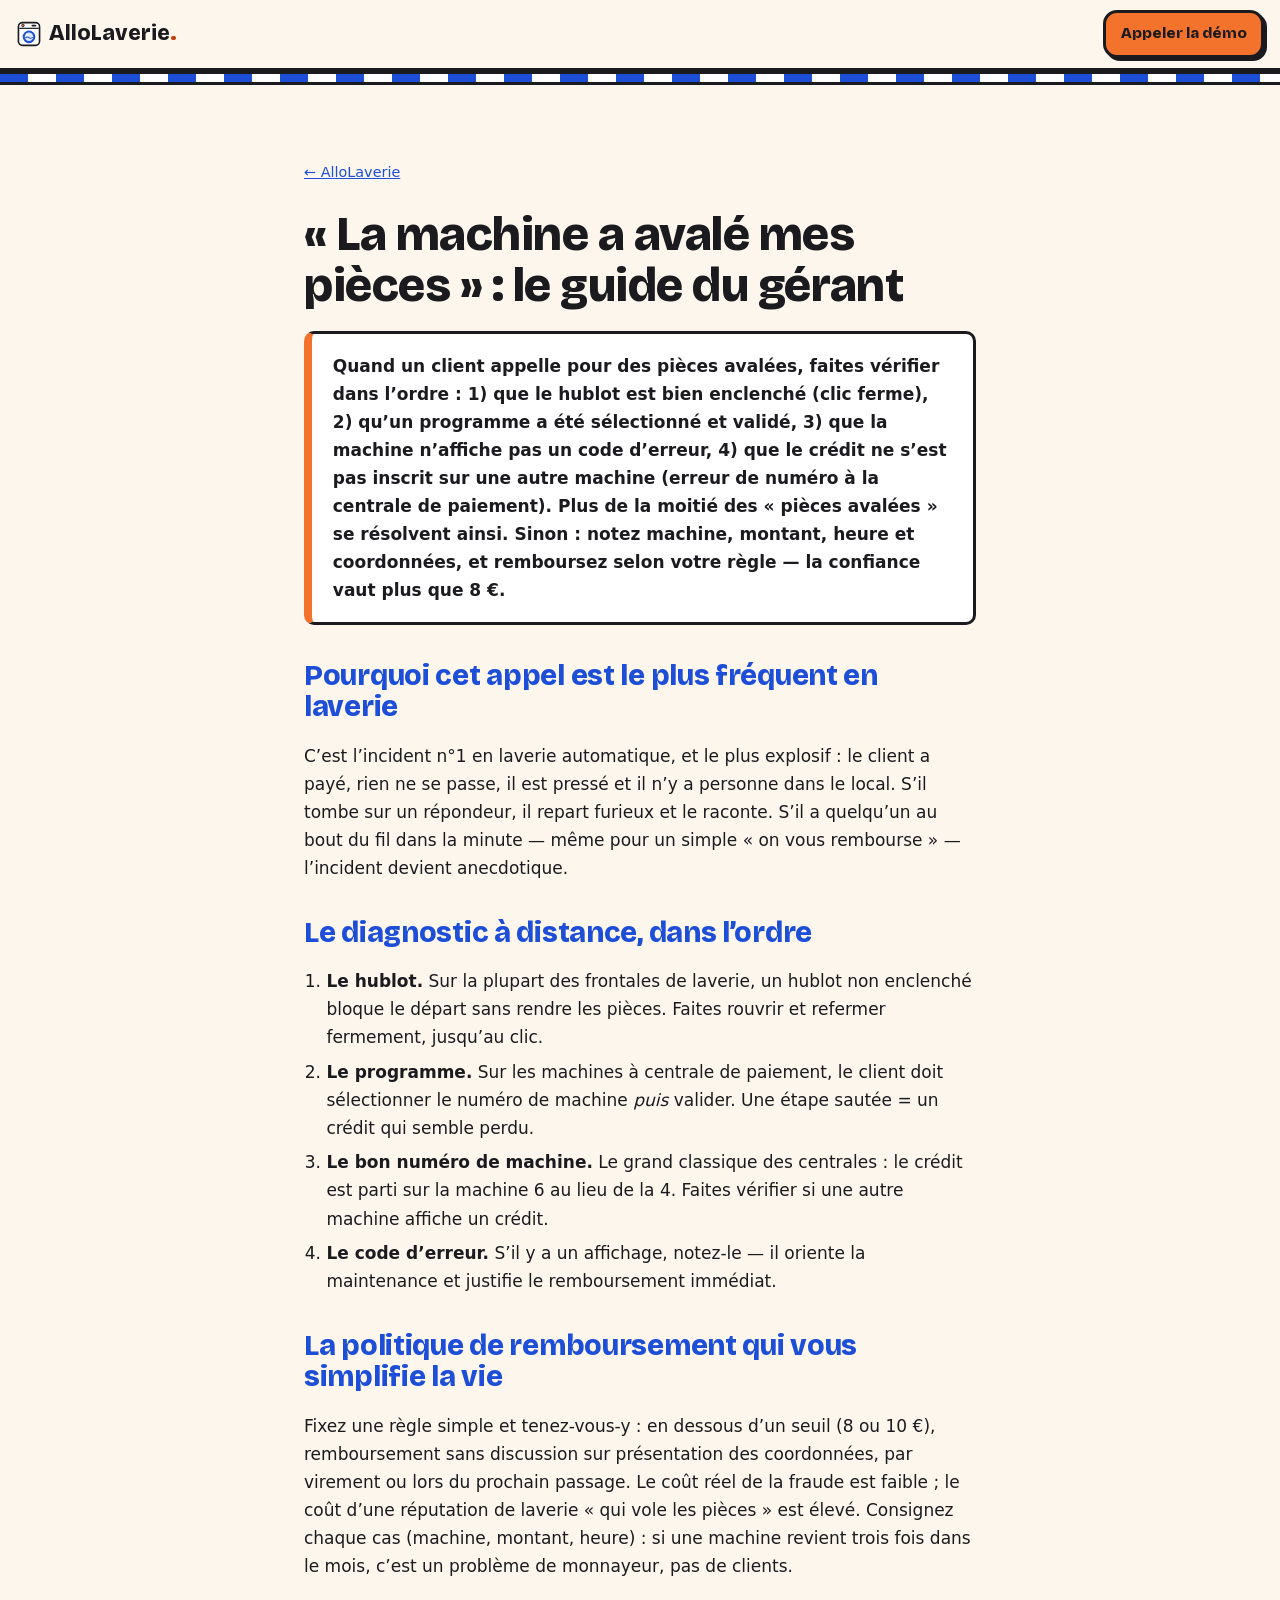
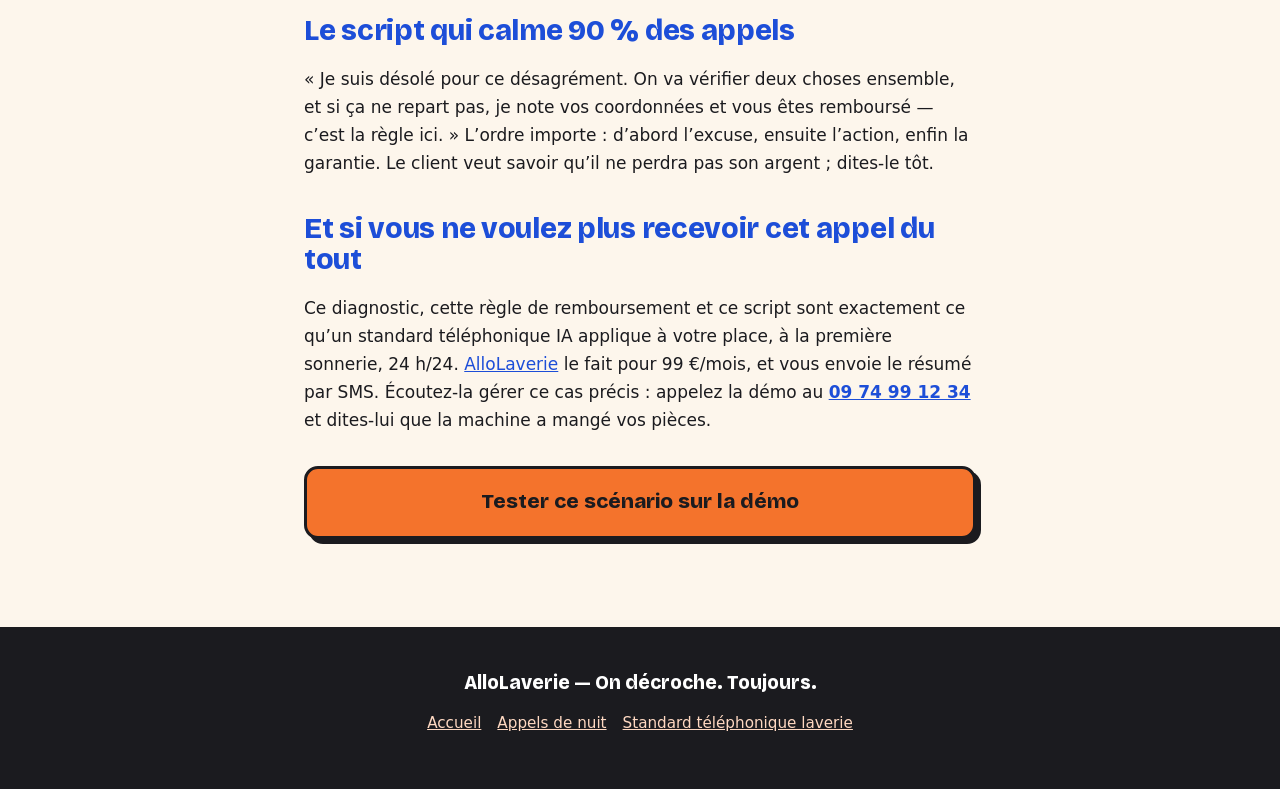
<file: guide/machine-avale-pieces/index.html>
<!DOCTYPE html>
<html lang="fr">
<head>
  <meta charset="utf-8">
  <meta name="viewport" content="width=device-width, initial-scale=1">
  <title>« La machine a avalé mes pièces » : le guide du gérant de laverie</title>
  <meta name="description" content="Que répondre quand un client de votre laverie appelle pour des pièces avalées : diagnostic à distance en 4 vérifications, politique de remboursement, script de réponse.">
  <link rel="canonical" href="https://allolaverie.fr/guide/machine-avale-pieces/">
  <link rel="icon" href="/assets/img/favicon.svg" type="image/svg+xml">
  <link rel="preload" href="/assets/fonts/bricolage-800-latin.woff2" as="font" type="font/woff2" crossorigin>
  <link rel="stylesheet" href="/assets/style.css">
  <meta name="theme-color" content="#fdf6ec">
  <meta property="og:type" content="article">
  <meta property="og:url" content="https://allolaverie.fr/guide/machine-avale-pieces/">
  <meta property="og:title" content="« La machine a avalé mes pièces » : le guide du gérant de laverie">
  <meta property="og:description" content="Diagnostic à distance en 4 vérifications, politique de remboursement, script de réponse au client.">
  <meta property="og:locale" content="fr_FR">
  <meta property="og:image" content="https://allolaverie.fr/assets/img/og-image.png">
  <meta name="twitter:card" content="summary_large_image">
  <script type="application/ld+json">
  {
    "@context": "https://schema.org",
    "@type": "Article",
    "headline": "« La machine a avalé mes pièces » : le guide du gérant de laverie",
    "inLanguage": "fr",
    "author": { "@type": "Organization", "name": "AlloLaverie", "url": "https://allolaverie.fr/" },
    "publisher": { "@id": "https://allolaverie.fr/#org" },
    "mainEntityOfPage": "https://allolaverie.fr/guide/machine-avale-pieces/"
  }
  </script>
</head>
<body>
  <header class="site">
    <a class="logo" href="/"><img src="/assets/img/picto-laverie.svg" alt="" width="26" height="26">AlloLaverie<span class="point">.</span></a>
    <a class="btn btn-appel-mini" href="tel:+33974991234">Appeler la démo</a>
  </header>
  <div class="rayures" role="presentation"></div>

  <main class="section article">
    <div class="contenu">
      <a class="retour" href="/">← AlloLaverie</a>
      <h1>«&nbsp;La machine a avalé mes pièces&nbsp;»&nbsp;: le guide du gérant</h1>

      <p class="reponse-directe">Quand un client appelle pour des pièces avalées, faites vérifier dans l’ordre&nbsp;: 1)&nbsp;que le hublot est bien enclenché (clic ferme), 2)&nbsp;qu’un programme a été sélectionné et validé, 3)&nbsp;que la machine n’affiche pas un code d’erreur, 4)&nbsp;que le crédit ne s’est pas inscrit sur une autre machine (erreur de numéro à la centrale de paiement). Plus de la moitié des «&nbsp;pièces avalées&nbsp;» se résolvent ainsi. Sinon&nbsp;: notez machine, montant, heure et coordonnées, et remboursez selon votre règle — la confiance vaut plus que 8&nbsp;€.</p>

      <h2>Pourquoi cet appel est le plus fréquent en laverie</h2>
      <p>C’est l’incident n°1 en laverie automatique, et le plus explosif&nbsp;: le client a payé, rien ne se passe, il est pressé et il n’y a personne dans le local. S’il tombe sur un répondeur, il repart furieux et le raconte. S’il a quelqu’un au bout du fil dans la minute — même pour un simple «&nbsp;on vous rembourse&nbsp;» — l’incident devient anecdotique.</p>

      <h2>Le diagnostic à distance, dans l’ordre</h2>
      <ol>
        <li><strong>Le hublot.</strong> Sur la plupart des frontales de laverie, un hublot non enclenché bloque le départ sans rendre les pièces. Faites rouvrir et refermer fermement, jusqu’au clic.</li>
        <li><strong>Le programme.</strong> Sur les machines à centrale de paiement, le client doit sélectionner le numéro de machine <em>puis</em> valider. Une étape sautée = un crédit qui semble perdu.</li>
        <li><strong>Le bon numéro de machine.</strong> Le grand classique des centrales&nbsp;: le crédit est parti sur la machine 6 au lieu de la 4. Faites vérifier si une autre machine affiche un crédit.</li>
        <li><strong>Le code d’erreur.</strong> S’il y a un affichage, notez-le — il oriente la maintenance et justifie le remboursement immédiat.</li>
      </ol>

      <h2>La politique de remboursement qui vous simplifie la vie</h2>
      <p>Fixez une règle simple et tenez-vous-y&nbsp;: en dessous d’un seuil (8 ou 10&nbsp;€), remboursement sans discussion sur présentation des coordonnées, par virement ou lors du prochain passage. Le coût réel de la fraude est faible&nbsp;; le coût d’une réputation de laverie «&nbsp;qui vole les pièces&nbsp;» est élevé. Consignez chaque cas (machine, montant, heure)&nbsp;: si une machine revient trois fois dans le mois, c’est un problème de monnayeur, pas de clients.</p>

      <h2>Le script qui calme 90&nbsp;% des appels</h2>
      <p>«&nbsp;Je suis désolé pour ce désagrément. On va vérifier deux choses ensemble, et si ça ne repart pas, je note vos coordonnées et vous êtes remboursé — c’est la règle ici.&nbsp;» L’ordre importe&nbsp;: d’abord l’excuse, ensuite l’action, enfin la garantie. Le client veut savoir qu’il ne perdra pas son argent&nbsp;; dites-le tôt.</p>

      <h2>Et si vous ne voulez plus recevoir cet appel du tout</h2>
      <p>Ce diagnostic, cette règle de remboursement et ce script sont exactement ce qu’un standard téléphonique IA applique à votre place, à la première sonnerie, 24&nbsp;h/24. <a href="/">AlloLaverie</a> le fait pour 99&nbsp;€/mois, et vous envoie le résumé par SMS. Écoutez-la gérer ce cas précis&nbsp;: appelez la démo au <a href="tel:+33974991234"><strong>09 74 99 12 34</strong></a> et dites-lui que la machine a mangé vos pièces.</p>

      <p style="margin-top:2rem;"><a class="btn btn-appel" href="tel:+33974991234">Tester ce scénario sur la démo</a></p>
    </div>
  </main>

  <footer class="site">
    <p class="signature">AlloLaverie — On décroche. Toujours.</p>
    <nav>
      <a href="/">Accueil</a>
      <a href="/guide/gerer-appels-laverie-nuit-weekend/">Appels de nuit</a>
      <a href="/standard-telephonique-laverie/">Standard téléphonique laverie</a>
    </nav>
  </footer>
</body>
</html>
</file>
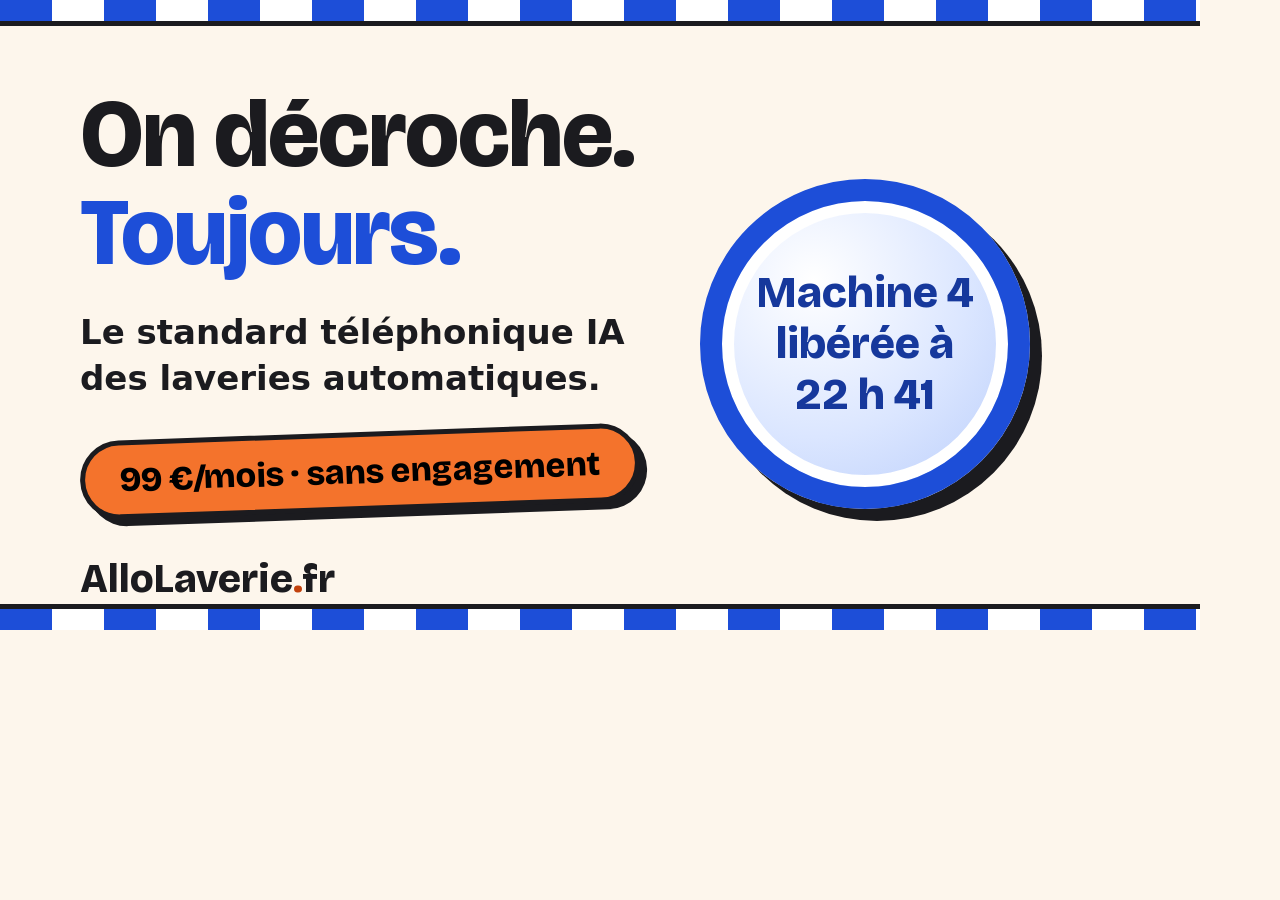
<file: assets/img/og-template.html>
<!DOCTYPE html>
<html lang="fr">
<head>
<meta charset="utf-8">
<style>
  @font-face {
    font-family: "Bricolage Grotesque";
    font-weight: 800;
    src: url("../fonts/bricolage-800-latin.woff2") format("woff2");
  }
  * { margin: 0; padding: 0; box-sizing: border-box; }
  body {
    width: 1200px; height: 630px;
    background: #fdf6ec;
    font-family: "Bricolage Grotesque", sans-serif;
    overflow: hidden;
    position: relative;
  }
  .rayures {
    height: 26px;
    background: repeating-linear-gradient(90deg, #1d4ed8 0 52px, #ffffff 52px 104px);
    border-bottom: 5px solid #1b1b1f;
  }
  .rayures.bas { position: absolute; bottom: 0; left: 0; right: 0; border-bottom: 0; border-top: 5px solid #1b1b1f; }
  .inner { padding: 60px 80px 0; display: flex; align-items: center; gap: 60px; }
  h1 { font-size: 96px; line-height: 1.02; color: #1b1b1f; letter-spacing: -0.01em; }
  h1 .bleu { color: #1d4ed8; }
  .sous {
    font-family: system-ui, sans-serif; font-weight: 600;
    font-size: 34px; color: #1b1b1f; margin-top: 28px; line-height: 1.35;
  }
  .pastille {
    display: inline-block; margin-top: 30px;
    background: #f4732c; border: 5px solid #1b1b1f; border-radius: 999px;
    box-shadow: 7px 7px 0 #1b1b1f;
    padding: 14px 34px; font-size: 34px; transform: rotate(-2deg);
  }
  .hublot {
    flex-shrink: 0;
    width: 330px; height: 330px; border-radius: 50%;
    border: 22px solid #1d4ed8;
    background: radial-gradient(circle at 32% 28%, #ffffff 0%, #dbe6ff 55%, #b9cdfb 100%);
    box-shadow: 12px 12px 0 #1b1b1f, inset 0 0 0 12px #ffffff;
    display: flex; align-items: center; justify-content: center; text-align: center;
  }
  .hublot span { font-size: 44px; color: #16389c; line-height: 1.15; }
  .marque {
    font-size: 40px; color: #1b1b1f; margin-top: 44px;
  }
  .marque .point { color: #c2410c; }
</style>
</head>
<body>
  <div class="rayures"></div>
  <div class="inner">
    <div>
      <h1>On décroche.<br><span class="bleu">Toujours.</span></h1>
      <p class="sous">Le standard téléphonique IA<br>des laveries automatiques.</p>
      <p class="pastille">99 €/mois · sans engagement</p>
      <p class="marque">AlloLaverie<span class="point">.</span>fr</p>
    </div>
    <div class="hublot"><span>Machine 4<br>libérée à<br>22 h 41</span></div>
  </div>
  <div class="rayures bas"></div>
</body>
</html>
</file>
<file: assets/style.css>
/* ============================================================
   AlloLaverie — piste A « rétro-laverie moderne »
   Palette : bleu de travail / crème / orange 70s / encre
   ============================================================ */

@font-face {
  font-family: "Bricolage Grotesque";
  font-style: normal;
  font-weight: 800;
  font-display: swap;
  src: url("/assets/fonts/bricolage-800-latin.woff2") format("woff2");
}

:root {
  --bleu: #1d4ed8;
  --bleu-fonce: #16389c;
  --creme: #fdf6ec;
  --orange: #f4732c;
  --orange-fonce: #c2410c;
  --encre: #1b1b1f;
  --blanc: #ffffff;
  --display: "Bricolage Grotesque", "Arial Black", system-ui, sans-serif;
  --texte: system-ui, -apple-system, "Segoe UI", Roboto, sans-serif;
  --mono: ui-monospace, "SF Mono", "Cascadia Mono", Menlo, monospace;
  --ombre: 5px 5px 0 var(--encre);
  --bord: 3px solid var(--encre);
  --rayon: 14px;
}

* { box-sizing: border-box; margin: 0; padding: 0; }

html { scroll-behavior: smooth; }

body {
  font-family: var(--texte);
  font-size: 1.0625rem; /* 17px — cible 50+ */
  line-height: 1.65;
  color: var(--encre);
  background: var(--creme);
  -webkit-font-smoothing: antialiased;
}

img { max-width: 100%; height: auto; display: block; }

a { color: var(--bleu); }
a:hover { color: var(--bleu-fonce); }

h1, h2, h3 {
  font-family: var(--display);
  font-weight: 800;
  line-height: 1.08;
  letter-spacing: -0.01em;
}

h1 { font-size: clamp(2.5rem, 9vw, 4.5rem); color: var(--encre); }
h2 { font-size: clamp(1.7rem, 6vw, 2.5rem); color: var(--bleu); margin-bottom: 1.2rem; }
h3 { font-size: 1.2rem; margin-bottom: 0.4rem; }

p { margin-bottom: 1rem; }

/* ---------- Rayures « auvent de devanture » ---------- */
.rayures {
  height: 14px;
  background: repeating-linear-gradient(
    90deg,
    var(--bleu) 0 28px,
    var(--blanc) 28px 56px
  );
  border-top: var(--bord);
  border-bottom: var(--bord);
}

/* ---------- Header ---------- */
header.site {
  position: sticky;
  top: 0;
  z-index: 50;
  display: flex;
  align-items: center;
  justify-content: space-between;
  gap: 0.75rem;
  padding: 0.6rem 1rem;
  background: var(--creme);
  border-bottom: var(--bord);
}

.logo {
  display: inline-flex;
  align-items: center;
  font-family: var(--display);
  font-weight: 800;
  font-size: 1.35rem;
  color: var(--encre);
  text-decoration: none;
}
.logo img { width: 26px; height: 26px; margin-right: 0.45rem; }

.header-droite { display: flex; align-items: center; gap: 0.5rem; }

.btn-lang {
  font-family: var(--mono);
  font-weight: 700;
  font-size: 0.8rem;
  color: var(--encre);
  background: var(--blanc);
  border: 2px solid var(--encre);
  border-radius: 8px;
  padding: 0.3rem 0.55rem;
  text-decoration: none;
}
.logo .point { color: var(--orange-fonce); }

/* ---------- Boutons ---------- */
.btn {
  display: inline-block;
  font-family: var(--display);
  font-weight: 800;
  text-align: center;
  text-decoration: none;
  cursor: pointer;
  border: var(--bord);
  border-radius: var(--rayon);
  transition: transform 0.08s ease, box-shadow 0.08s ease;
}
.btn:hover { color: var(--encre); }
.btn:active { transform: translate(3px, 3px); box-shadow: 2px 2px 0 var(--encre); }

.btn-appel {
  background: var(--orange);
  color: var(--encre);
  font-size: 1.3rem;
  padding: 1rem 1.6rem;
  box-shadow: var(--ombre);
  width: 100%;
}

.btn-appel-mini {
  background: var(--orange);
  color: var(--encre);
  font-size: 0.95rem;
  padding: 0.55rem 0.9rem;
  box-shadow: 3px 3px 0 var(--encre);
  white-space: nowrap;
}

.btn-secondaire {
  background: var(--blanc);
  color: var(--encre);
  font-size: 1.05rem;
  padding: 0.85rem 1.4rem;
  box-shadow: var(--ombre);
}

/* ---------- Sections ---------- */
section, .section {
  padding: 3.2rem 1.25rem;
}

.contenu {
  max-width: 42rem;
  margin: 0 auto;
}

.centre { text-align: center; }

/* ---------- Hero ---------- */
.hero { padding-top: 3.5rem; padding-bottom: 3.5rem; }

.surtitre {
  font-family: var(--mono);
  font-size: 0.8rem;
  font-weight: 700;
  letter-spacing: 0.14em;
  text-transform: uppercase;
  color: var(--orange-fonce);
  margin-bottom: 0.9rem;
}

.hero h1 { margin-bottom: 1.2rem; }
.hero h1 .accent { color: var(--bleu); }

.douleur {
  font-size: 1.2rem;
  font-weight: 600;
  margin-bottom: 1rem;
}

.hero .pitch { margin-bottom: 1.8rem; }

.numero-demo {
  font-family: var(--mono);
  font-size: 1.15rem;
  font-weight: 700;
  margin-top: 0.8rem;
  margin-bottom: 0.3rem;
}

.numero-note {
  font-size: 0.92rem;
  color: var(--orange-fonce);
  font-weight: 600;
}

/* Hublot décoratif */
.hublot {
  width: 190px;
  height: 190px;
  margin: 2rem auto 0;
  border-radius: 50%;
  border: 10px solid var(--bleu);
  background: radial-gradient(circle at 32% 28%, #ffffff 0%, #dbe6ff 55%, #b9cdfb 100%);
  box-shadow: var(--ombre), inset 0 0 0 6px var(--blanc);
  display: flex;
  align-items: center;
  justify-content: center;
  text-align: center;
  padding: 1rem;
}
.hublot span {
  font-family: var(--display);
  font-weight: 800;
  font-size: 1.05rem;
  color: var(--bleu-fonce);
}

/* Badges de réassurance */
.badges {
  display: flex;
  flex-wrap: wrap;
  gap: 0.5rem;
  justify-content: center;
  margin-top: 1.6rem;
  list-style: none;
}
.badges li {
  background: var(--blanc);
  border: 2px solid var(--encre);
  border-radius: 999px;
  padding: 0.35rem 0.85rem;
  font-size: 0.88rem;
  font-weight: 600;
}

/* Pastille prix façon macaron 70s */
.pastille {
  display: inline-block;
  background: var(--orange);
  border: var(--bord);
  border-radius: 999px;
  box-shadow: 3px 3px 0 var(--encre);
  padding: 0.5rem 1.1rem;
  font-family: var(--display);
  font-weight: 800;
  font-size: 1.05rem;
  transform: rotate(-2deg);
}

/* ---------- Cartes étapes ---------- */
.etapes { display: grid; gap: 1.2rem; margin-top: 1.6rem; }

.etape {
  background: var(--blanc);
  border: var(--bord);
  border-radius: var(--rayon);
  box-shadow: var(--ombre);
  padding: 1.4rem;
}

.etape .num {
  display: inline-flex;
  align-items: center;
  justify-content: center;
  width: 2.3rem;
  height: 2.3rem;
  border-radius: 50%;
  background: var(--orange);
  border: 2px solid var(--encre);
  font-family: var(--display);
  font-weight: 800;
  font-size: 1.15rem;
  margin-bottom: 0.7rem;
}

/* ---------- Incidents ---------- */
.incidents { list-style: none; display: grid; gap: 1rem; margin-top: 1.4rem; }

.incidents li {
  background: var(--blanc);
  border: 2px solid var(--encre);
  border-left: 8px solid var(--orange);
  border-radius: 10px;
  padding: 0.95rem 1.1rem;
}
.incidents .citation {
  display: block;
  font-weight: 700;
  margin-bottom: 0.25rem;
}

.encadre {
  margin-top: 1.6rem;
  background: var(--bleu);
  color: var(--blanc);
  border: var(--bord);
  border-radius: var(--rayon);
  box-shadow: var(--ombre);
  padding: 1.3rem 1.4rem;
}
.encadre strong { color: var(--blanc); }
.encadre p { margin: 0; }

/* ---------- Preuve : témoignage exploitant ---------- */
.temoignage {
  background: var(--creme);
  border: 2px solid var(--encre);
  border-left: 8px solid var(--bleu);
  border-radius: 10px;
  padding: 1.1rem 1.3rem;
  margin: 1rem 0 1.6rem;
}
.temoignage p {
  font-weight: 600;
  margin-bottom: 0.8rem;
}
.temoignage footer {
  font-size: 0.9rem;
  color: #6e6e73;
}

/* ---------- Preuve : transcript façon iMessage ---------- */
.transcript {
  display: flex;
  flex-direction: column;
  margin: 1.5rem 0;
}

.msg {
  display: flex;
  flex-direction: column;
  max-width: 80%;
  margin-bottom: 0.7rem;
}
.msg.client { align-self: flex-end; align-items: flex-end; }
.msg.ia { align-self: flex-start; align-items: flex-start; }

.msg .qui {
  font-size: 0.74rem;
  color: #6e6e73;
  margin: 0 0.8rem 0.2rem;
}

.bulle {
  position: relative;
  padding: 0.5rem 0.9rem;
  border-radius: 18px;
  font-size: 1rem;
  line-height: 1.4;
  margin: 0;
}
.msg.client .bulle { background: #0b74c7; color: #fff; }
.msg.ia .bulle { background: #e9e9eb; color: #1b1b1f; }

/* Queues des bulles (technique du double pseudo-élément) */
.msg .bulle::before {
  content: "";
  position: absolute;
  bottom: 0;
  width: 20px;
  height: 20px;
  z-index: 0;
}
.msg .bulle::after {
  content: "";
  position: absolute;
  bottom: 0;
  width: 10px;
  height: 20px;
  background: var(--blanc);
  z-index: 1;
}
.msg.client .bulle::before { right: -8px; background: #0b74c7; border-bottom-left-radius: 15px; }
.msg.client .bulle::after { right: -10px; border-bottom-left-radius: 10px; }
.msg.ia .bulle::before { left: -8px; background: #e9e9eb; border-bottom-right-radius: 15px; }
.msg.ia .bulle::after { left: -10px; border-bottom-right-radius: 10px; }

/* ---------- Preuve : SMS gérant façon notification iOS ---------- */
.notif-ios {
  background: #f2f2f7;
  border-radius: 22px;
  padding: 0.9rem 1.1rem;
  margin: 1.5rem 0;
  box-shadow: 0 10px 30px rgba(0, 0, 0, 0.14);
  max-width: 26rem;
}
.notif-entete {
  display: flex;
  align-items: center;
  gap: 0.45rem;
  margin-bottom: 0.45rem;
}
.notif-icone { border-radius: 5px; }
.notif-app {
  flex: 1;
  font-size: 0.78rem;
  font-weight: 600;
  color: #6e6e73;
  text-transform: uppercase;
  letter-spacing: 0.02em;
}
.notif-heure { font-size: 0.75rem; color: #6e6e73; }
.notif-titre { font-weight: 700; font-size: 0.98rem; margin: 0 0 0.15rem; }
.notif-corps { font-size: 0.95rem; line-height: 1.45; margin: 0; color: #1b1b1f; }

.photo-placeholder {
  background: repeating-linear-gradient(45deg, #dbe6ff 0 14px, var(--blanc) 14px 28px);
  border: var(--bord);
  border-radius: var(--rayon);
  min-height: 200px;
  display: flex;
  align-items: center;
  justify-content: center;
  font-weight: 700;
  color: var(--bleu-fonce);
  margin-bottom: 1.4rem;
  text-align: center;
  padding: 1rem;
}

/* ---------- Tarif ---------- */
.carte-tarif {
  background: var(--blanc);
  border: var(--bord);
  border-radius: var(--rayon);
  box-shadow: var(--ombre);
  padding: 2rem 1.5rem;
  text-align: center;
  margin-top: 1.5rem;
}
.prix {
  font-family: var(--display);
  font-weight: 800;
  font-size: clamp(3rem, 12vw, 4.5rem);
  color: var(--encre);
  line-height: 1;
}
.prix small {
  font-size: 0.35em;
  color: var(--orange-fonce);
}
.inclus { list-style: none; margin: 1.4rem 0; display: grid; gap: 0.5rem; text-align: left; }
.inclus li { padding-left: 1.7rem; position: relative; }
.inclus li::before {
  content: "✓";
  position: absolute;
  left: 0;
  font-weight: 800;
  color: var(--orange-fonce);
}

/* ---------- FAQ ---------- */
.faq details {
  background: var(--blanc);
  border: 2px solid var(--encre);
  border-radius: 10px;
  margin-bottom: 0.8rem;
  overflow: hidden;
}
.faq summary {
  cursor: pointer;
  font-weight: 700;
  padding: 0.95rem 1.1rem;
  list-style: none;
  position: relative;
  padding-right: 2.6rem;
  min-height: 48px;
}
.faq summary::-webkit-details-marker { display: none; }
.faq summary::after {
  content: "+";
  position: absolute;
  right: 1rem;
  top: 50%;
  transform: translateY(-50%);
  font-family: var(--display);
  font-weight: 800;
  font-size: 1.4rem;
  color: var(--orange-fonce);
}
.faq details[open] summary::after { content: "−"; }
.faq details p { padding: 0 1.1rem 1rem; margin: 0; }

/* ---------- Formulaire ---------- */
form.rappel {
  background: var(--blanc);
  border: var(--bord);
  border-radius: var(--rayon);
  box-shadow: var(--ombre);
  padding: 1.5rem;
  display: grid;
  gap: 1rem;
  margin-top: 1.5rem;
  text-align: left;
}
form.rappel label {
  font-weight: 700;
  font-size: 0.95rem;
  display: grid;
  gap: 0.3rem;
}
form.rappel input,
form.rappel select {
  font: inherit;
  padding: 0.75rem 0.9rem;
  border: 2px solid var(--encre);
  border-radius: 10px;
  background: var(--creme);
  min-height: 48px;
  width: 100%;
}
form.rappel input:focus-visible,
form.rappel select:focus-visible,
a:focus-visible, .btn:focus-visible, summary:focus-visible {
  outline: 3px solid var(--bleu);
  outline-offset: 2px;
}
.note-form { font-size: 0.9rem; color: var(--orange-fonce); font-weight: 600; margin: 0; }
.aide { font-weight: 400; font-size: 0.85rem; color: #6e6e73; }
.champ-cache { position: absolute; left: -9999px; }

/* ---------- Barre d'appel collante (mobile) ---------- */
.barre-appel {
  position: fixed;
  bottom: 0;
  left: 0;
  right: 0;
  z-index: 60;
  padding: 0.6rem 0.9rem calc(0.6rem + env(safe-area-inset-bottom));
  background: var(--creme);
  border-top: var(--bord);
  transform: translateY(110%);
  transition: transform 0.25s ease;
}
.barre-appel.visible { transform: translateY(0); }
.barre-appel .btn-appel { font-size: 1.1rem; padding: 0.8rem 1rem; box-shadow: none; }

@media (min-width: 760px) {
  .barre-appel { display: none; }
  .etapes { grid-template-columns: repeat(3, 1fr); }
  section, .section { padding: 4.5rem 1.5rem; }
}

/* ---------- Bandeau arithmétique ---------- */
.arithmetique {
  background: var(--encre);
  color: var(--blanc);
  border-top: var(--bord);
}
.arithmetique .ligne {
  font-family: var(--display);
  font-weight: 800;
  font-size: clamp(1.3rem, 5.5vw, 2rem);
  line-height: 1.3;
  margin: 0;
}
.arithmetique .finale {
  color: var(--orange);
  font-size: clamp(1.6rem, 7vw, 2.6rem);
  margin-top: 0.4rem;
}
.arithmetique .morale {
  margin: 1.3rem 0 0;
  color: #cfcfd6;
  font-size: 1rem;
}

/* ---------- Sections alternées ---------- */
.fond-blanc { background: var(--blanc); }
.fond-bleu { background: var(--bleu); color: var(--blanc); }
.fond-bleu h2 { color: var(--blanc); }
.fond-bleu a { color: #ffd9c2; }

/* ---------- Footer ---------- */
footer.site {
  background: var(--encre);
  color: #e8e8e8;
  padding: 2.5rem 1.25rem calc(2.5rem + 70px); /* espace pour la barre collante */
  text-align: center;
  font-size: 0.95rem;
}
footer.site a { color: #ffd9c2; }
footer.site .signature {
  font-family: var(--display);
  font-weight: 800;
  font-size: 1.2rem;
  margin-bottom: 0.8rem;
  color: var(--blanc);
}
footer.site .clin-oeil {
  margin-top: 1.2rem;
  font-size: 0.85rem;
  color: #9a9aa2;
}
footer.site nav { display: flex; flex-wrap: wrap; gap: 1rem; justify-content: center; margin-bottom: 0.8rem; }

@media (min-width: 760px) {
  footer.site { padding-bottom: 2.5rem; }
}

/* ---------- Pages articles (SEO) ---------- */
.article h1 { font-size: clamp(1.9rem, 7vw, 3rem); margin-bottom: 1.2rem; }
.article h2 { font-size: clamp(1.35rem, 5vw, 1.8rem); margin-top: 2.2rem; }
.article ul, .article ol { margin: 0 0 1rem 1.4rem; }
.article li { margin-bottom: 0.4rem; }
.reponse-directe {
  background: var(--blanc);
  border: var(--bord);
  border-left: 8px solid var(--orange);
  border-radius: 10px;
  padding: 1.1rem 1.3rem;
  margin-bottom: 1.6rem;
  font-weight: 600;
}
.retour { font-size: 0.9rem; display: inline-block; margin-bottom: 1.5rem; }

/* ---------- Divers ---------- */
.skip-link {
  position: absolute;
  left: -9999px;
  top: 0;
  background: var(--encre);
  color: var(--blanc);
  padding: 0.6rem 1rem;
  z-index: 100;
}
.skip-link:focus { left: 0; color: var(--blanc); }

@media (prefers-reduced-motion: reduce) {
  html { scroll-behavior: auto; }
  .btn, .barre-appel { transition: none; }
}
</file>
